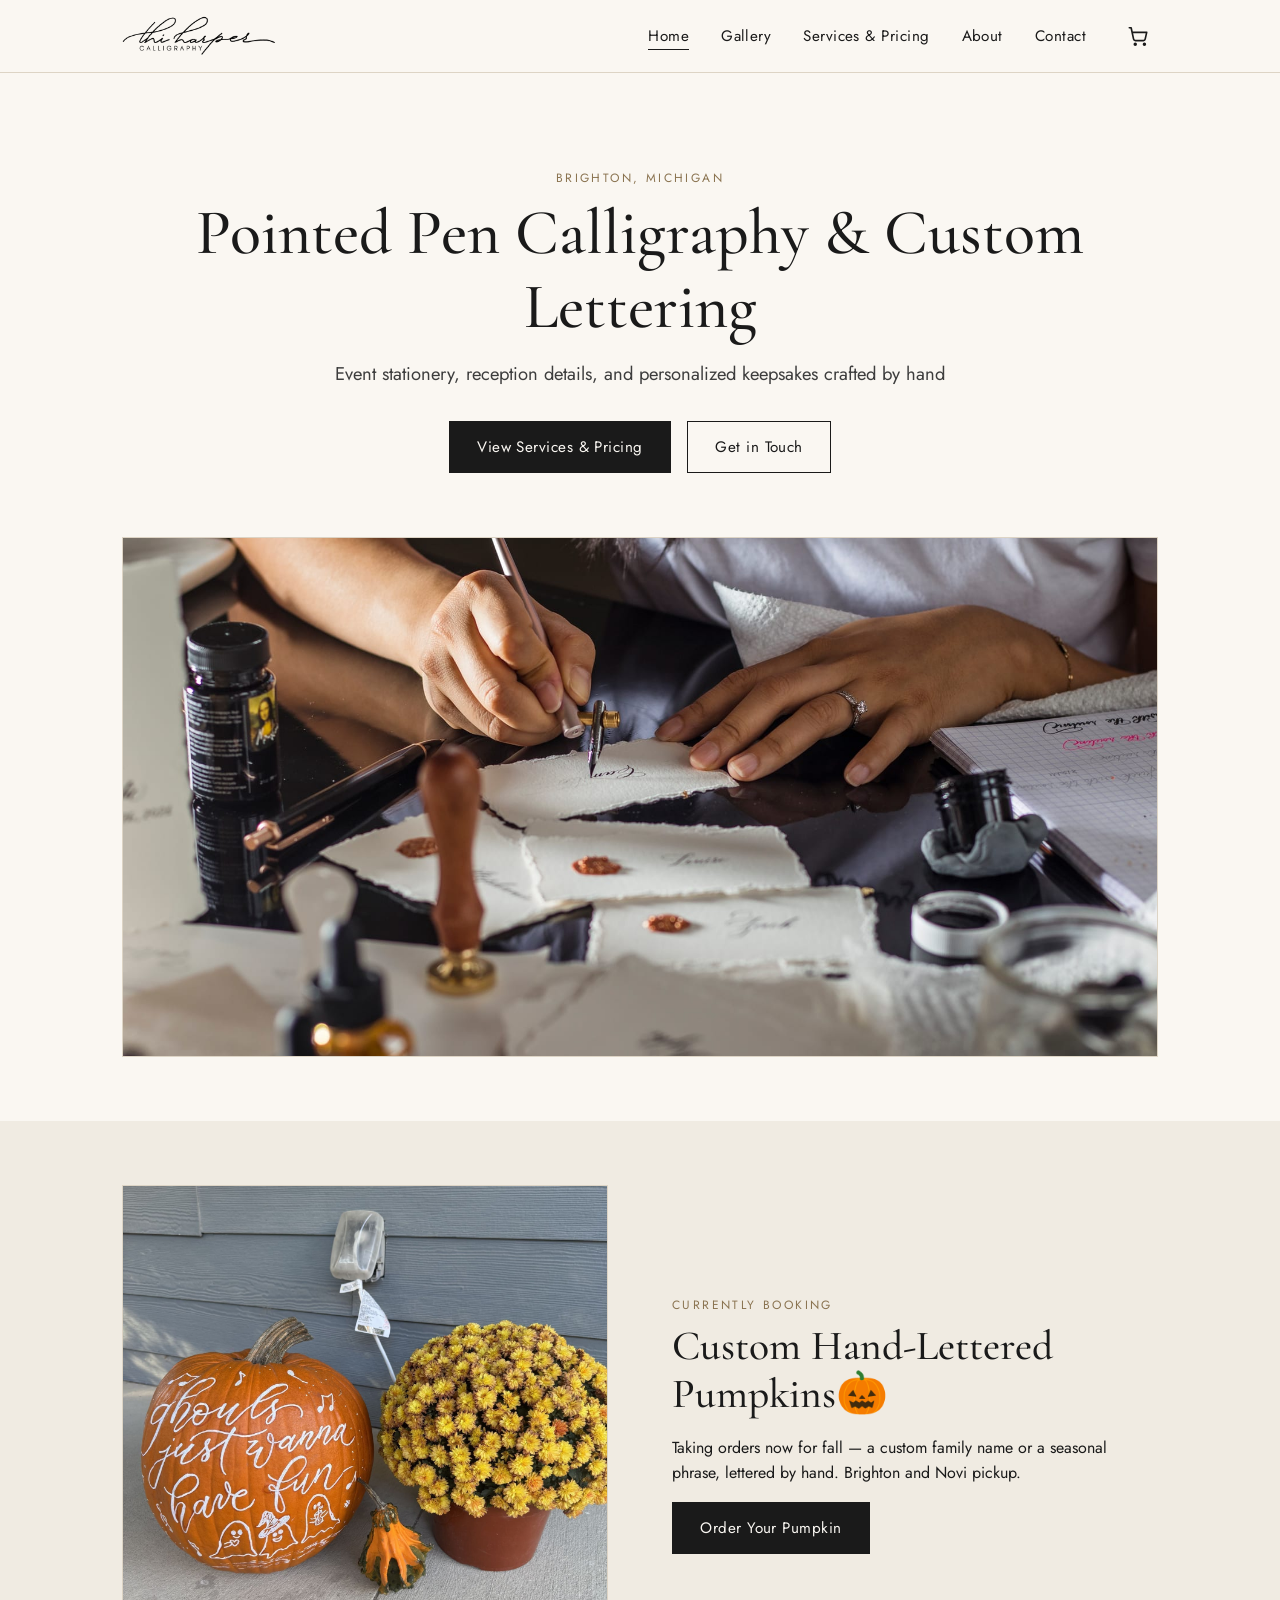
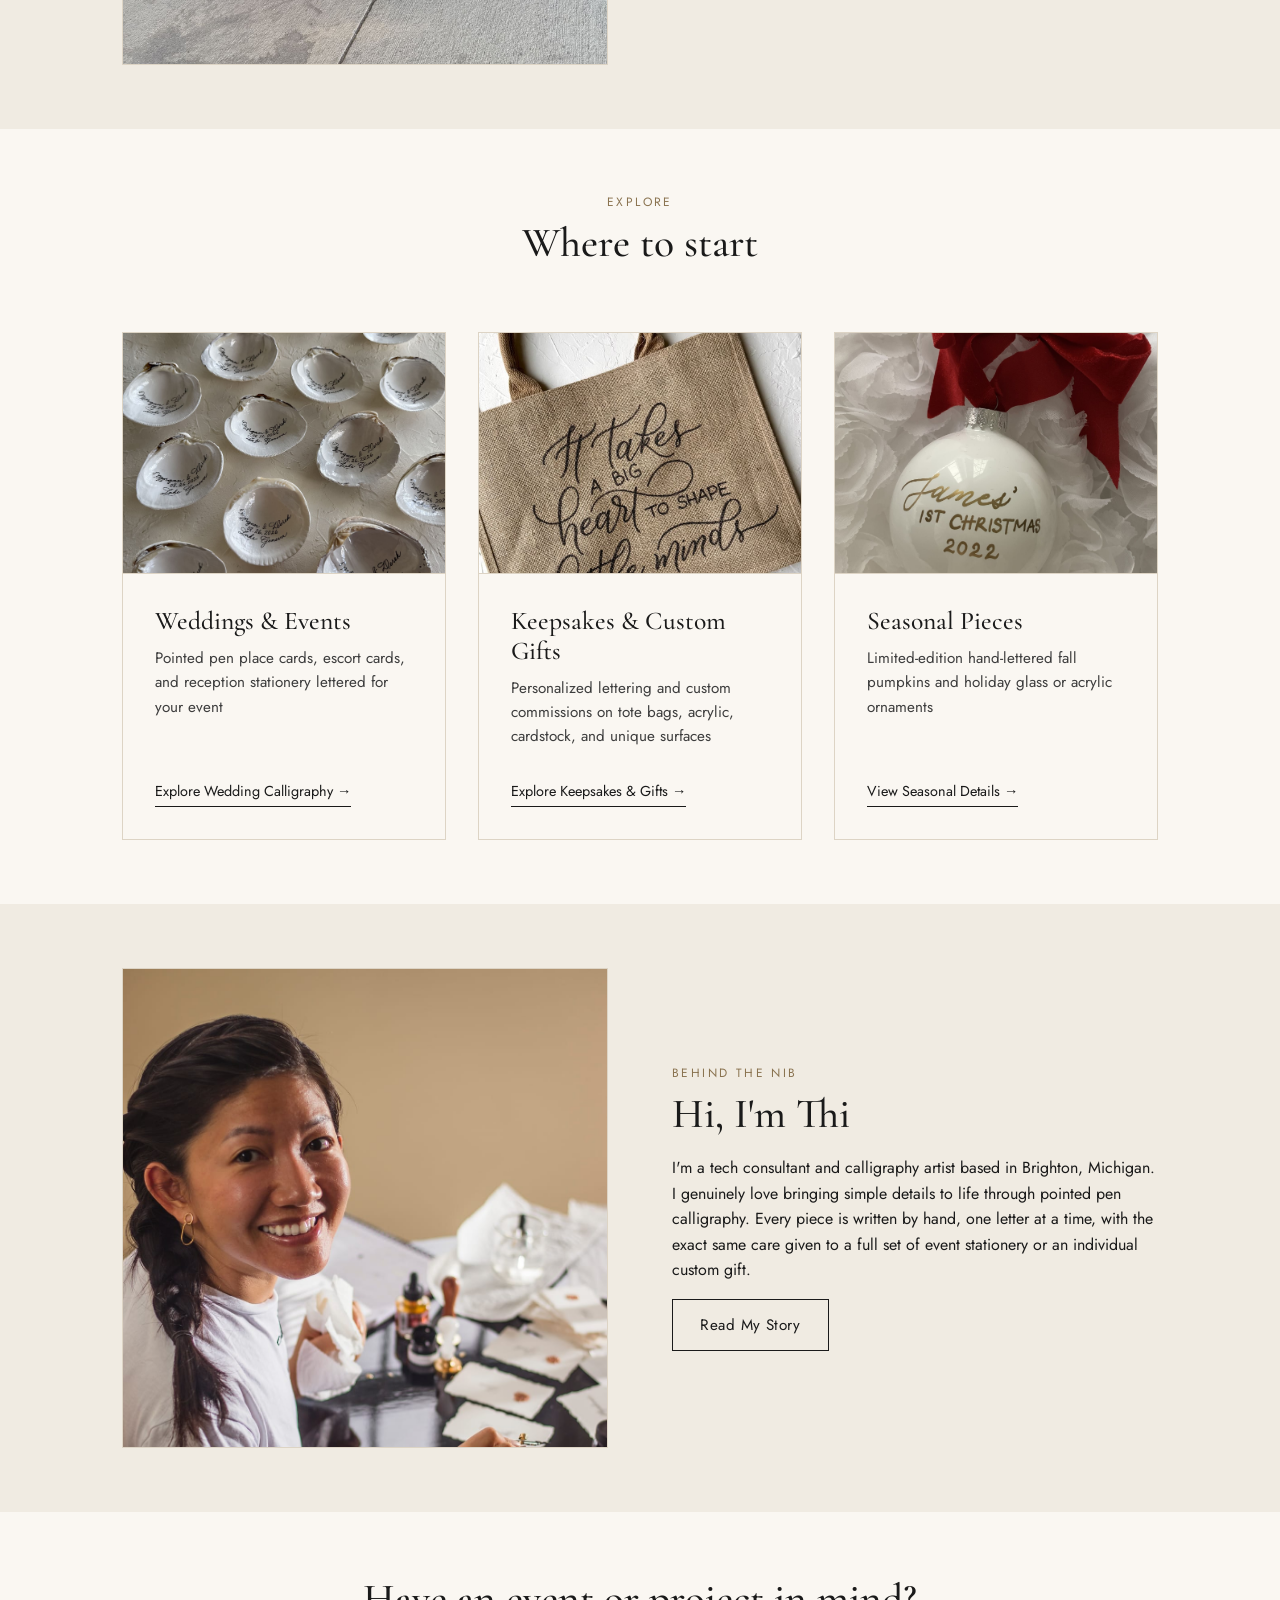
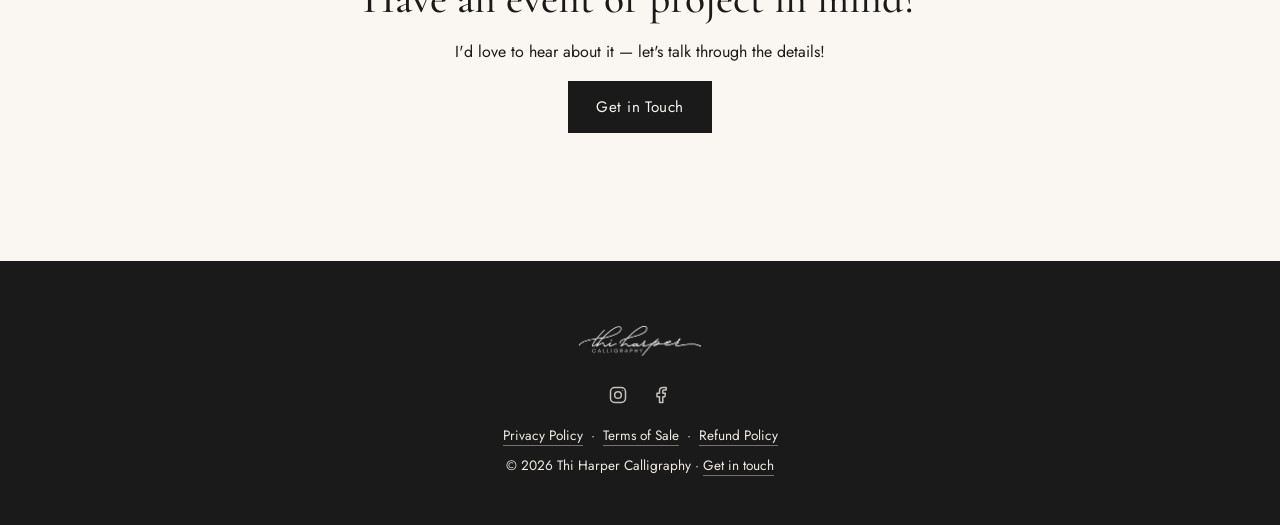
<file: index.html>
<!DOCTYPE html>
<html lang="en">
<head>
<meta charset="UTF-8">
<meta name="viewport" content="width=device-width, initial-scale=1.0">
<title>Thi Harper Calligraphy | Pointed Pen Calligraphy in Brighton, MI</title>
<meta name="description" content="Pointed pen calligraphy, custom event stationery, and hand-lettered keepsakes, based in Brighton, Michigan.">
<meta name="google-site-verification" content="Ch2JIUs2KB36aTN0cH5122UawcoZ0grSgE0agFkH_0w" />
<link rel="preconnect" href="https://fonts.googleapis.com">
<link rel="preconnect" href="https://fonts.gstatic.com" crossorigin>
<link href="https://fonts.googleapis.com/css2?family=Cormorant+Garamond:wght@400;500;600&family=Jost:wght@400;500&display=swap" rel="stylesheet">
<link rel="stylesheet" href="css/style.css?v=24">
<link rel="icon" type="image/png" href="images/logo-mark.png">
</head>
<body>

<header class="site-header">
  <div class="container">
    <a class="brand" href="index.html"><img src="images/logo-black.png" alt="Thi Harper Calligraphy"></a>
    <button class="nav-toggle" aria-label="Toggle menu" aria-expanded="false">&#9776;</button>
    <nav class="site-nav">
      <ul>
        <li><a href="index.html" aria-current="page">Home</a></li>
        <li><a href="gallery.html">Gallery</a></li>
        <li class="has-submenu">
          <a href="services.html">Services &amp; Pricing</a>
          <ul class="submenu">
            <li><a href="services.html">Weddings &amp; Keepsakes</a></li>
            <li><a href="/custom-websites/">Custom Websites</a></li>
          </ul>
        </li>
        <li><a href="about.html">About</a></li>
        <li><a href="contact.html">Contact</a></li>
      </ul>
    </nav>
  </div>
</header>

<main>
  <!-- Hero -->
  <section class="hero">
    <div class="container">
      <p class="eyebrow">Brighton, Michigan</p>
      <h1>Pointed Pen Calligraphy &amp; Custom Lettering</h1>
      <p class="lede">Event stationery, reception details, and personalized keepsakes crafted by hand</p>
      <div class="btn-row btn-row-center">
        <a class="btn" href="services.html">View Services &amp; Pricing</a>
        <a class="btn btn-outline" href="contact.html">Get in Touch</a>
      </div>

      <img class="hero-image" src="images/hero-hands-lettering.jpg" alt="Thi Harper's hands, mid-stroke with a pointed pen, lettering a place card surrounded by wax-sealed cards and ink">
    </div>
  </section>

  <!-- Seasonal callout -->
  <section class="section section-alt">
    <div class="container about-grid">
      <div>
        <img class="callout-image" src="images/pumpkin-lettering.jpg" alt="Hand-lettered pumpkin reading 'ghouls just wanna have fun' with painted ghost illustrations">
      </div>
      <div>
        <p class="eyebrow">Currently Booking</p>
        <h2>Custom Hand-Lettered Pumpkins&#127875;</h2>
        <p>Taking orders now for fall — a custom family name or a seasonal phrase, lettered by hand. Brighton and Novi pickup.</p>
        <a class="btn" href="contact.html?service=pumpkin">Order Your Pumpkin</a>
      </div>
    </div>
  </section>

  <!-- Core offerings -->
  <section class="section">
    <div class="container section-head">
      <p class="eyebrow">Explore</p>
      <h2>Where to start</h2>
    </div>
    <div class="container">
      <div class="offerings-grid">
        <article class="offering-card">
          <img src="images/wedding-clamshell-favors-spread.jpg" alt="A spread of hand-lettered clam shell wedding favors with names and a wedding date">
          <div class="offering-card-body">
            <h3>Weddings &amp; Events</h3>
            <p>Pointed pen place cards, escort cards, and reception stationery lettered for your event</p>
            <a class="card-link" href="services.html">Explore Wedding Calligraphy &rarr;</a>
          </div>
        </article>

        <article class="offering-card">
          <img src="images/keepsake-teacher-bag.jpg" alt="Jute tote bag hand-lettered It takes a big heart to shape little minds">
          <div class="offering-card-body">
            <h3>Keepsakes &amp; Custom Gifts</h3>
            <p>Personalized lettering and custom commissions on tote bags, acrylic, cardstock, and unique surfaces</p>
            <a class="card-link" href="services.html#keepsakes">Explore Keepsakes &amp; Gifts &rarr;</a>
          </div>
        </article>

        <article class="offering-card">
          <img src="images/keepsake-ornament-ball.jpg" alt="White glass ball ornament hand-lettered 'James' 1st Christmas 2022' in gold with a red velvet bow">
          <div class="offering-card-body">
            <h3>Seasonal Pieces</h3>
            <p>Limited-edition hand-lettered fall pumpkins and holiday glass or acrylic ornaments</p>
            <a class="card-link" href="services.html#keepsakes">View Seasonal Details &rarr;</a>
          </div>
        </article>
      </div>
    </div>
  </section>

  <!-- Behind the Nib -->
  <section class="section section-alt">
    <div class="container about-grid">
      <div>
        <img class="nib-portrait" src="images/about-portrait-working.jpg" alt="Thi Harper smiling at her lettering desk, pointed pen in hand, surrounded by wax-sealed place cards">
      </div>
      <div>
        <p class="eyebrow">Behind the Nib</p>
        <h2>Hi, I'm Thi</h2>
        <p>I'm a tech consultant and calligraphy artist based in Brighton, Michigan. I genuinely love bringing simple details to life through pointed pen calligraphy. Every piece is written by hand, one letter at a time, with the exact same care given to a full set of event stationery or an individual custom gift.</p>
        <a class="btn btn-outline" href="about.html">Read My Story</a>
      </div>
    </div>
  </section>

  <!-- Closing CTA -->
  <section class="section">
    <div class="container section-head">
      <h2>Have an event or project in mind?</h2>
      <p>I'd love to hear about it — let's talk through the details!</p>
      <a class="btn" href="contact.html">Get in Touch</a>
    </div>
  </section>
</main>

<footer class="site-footer">
  <div class="container">
    <img src="images/logo-white.png" alt="Thi Harper Calligraphy">
    <div class="footer-social">
      <a href="https://instagram.com/thiharpercalligraphy" target="_blank" rel="noopener" aria-label="Instagram">
        <svg viewBox="0 0 24 24" fill="none" stroke="currentColor" stroke-width="1.8" stroke-linecap="round" stroke-linejoin="round"><rect x="3" y="3" width="18" height="18" rx="5"></rect><circle cx="12" cy="12" r="4"></circle><circle cx="17.3" cy="6.7" r="0.6" fill="currentColor" stroke="none"></circle></svg>
      </a>
      <a href="https://www.facebook.com/ThiHarperCalligraphy/" target="_blank" rel="noopener" aria-label="Facebook">
        <svg viewBox="0 0 24 24" fill="none" stroke="currentColor" stroke-width="1.8" stroke-linecap="round" stroke-linejoin="round"><path d="M15 3h-2a4 4 0 0 0-4 4v3H6v4h3v7h4v-7h2.5l.5-4H13V7a1 1 0 0 1 1-1h3V3z"></path></svg>
      </a>
    </div>
    <p class="footer-legal"><a href="privacy-policy.html">Privacy Policy</a>&middot;<a href="terms-of-sale.html">Terms of Sale</a>&middot;<a href="refund-policy.html">Refund Policy</a></p>
    <p>&copy; <span id="year"></span> Thi Harper Calligraphy &middot; <a href="contact.html">Get in touch</a></p>
  </div>
</footer>

<script src="js/main.js?v=1"></script>
<script src="js/cart.js?v=1"></script>
<script>document.getElementById('year').textContent = new Date().getFullYear();</script>
<!-- Cloudflare Web Analytics --><script type='module' src='https://static.cloudflareinsights.com/beacon.min.js' data-cf-beacon='{"token": "7a4366d158c54782a2ad3c0936f60c97"}'></script><!-- End Cloudflare Web Analytics -->
</body>
</html>
</file>
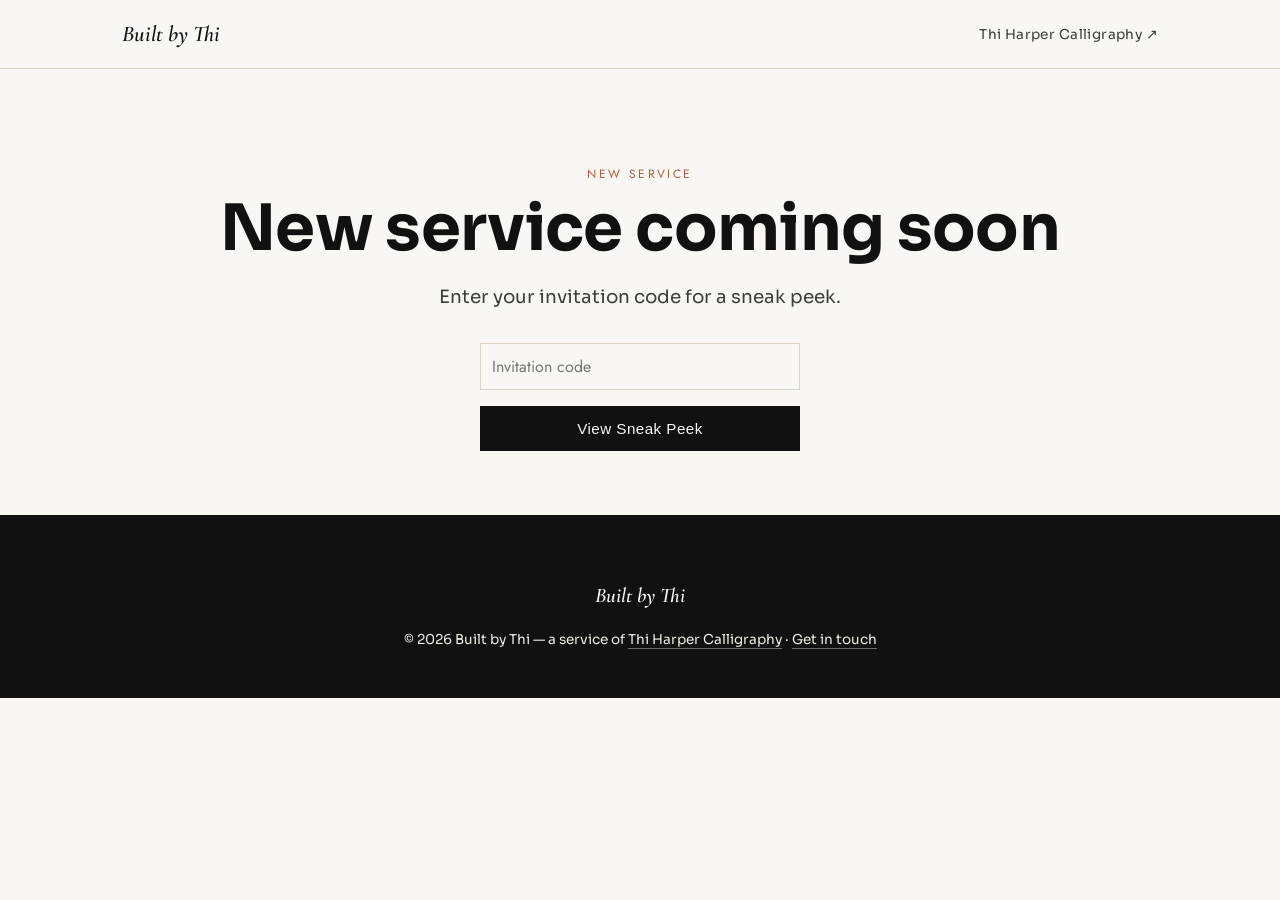
<file: custom-websites/index.html>
<!DOCTYPE html>
<html lang="en">
<head>
<meta charset="UTF-8">
<meta name="viewport" content="width=device-width, initial-scale=1.0">
<title>Websites for Small Businesses | Thi Harper</title>
<meta name="description" content="Done-for-you static websites for small business owners — $300 founding rate (regularly $500), $10&ndash;$30/mo hosting, live in 7&ndash;10 days.">
<meta name="robots" content="noindex, nofollow">
<link rel="preconnect" href="https://fonts.googleapis.com">
<link rel="preconnect" href="https://fonts.gstatic.com" crossorigin>
<link href="https://fonts.googleapis.com/css2?family=Cormorant+Garamond:ital,wght@0,500;1,600&family=Jost:wght@400;500&family=Sora:wght@400;500;600;700&family=JetBrains+Mono:wght@400;500;600&display=swap" rel="stylesheet">
<link rel="stylesheet" href="/css/style.css?v=26">
<link rel="icon" type="image/png" href="/images/logo-mark.png">
</head>
<body class="websites-page">

<header class="site-header">
  <div class="container">
    <a class="brand" href="/custom-websites">Built by Thi</a>
    <button class="nav-toggle" aria-label="Toggle menu" aria-expanded="false">&#9776;</button>
    <nav class="site-nav">
      <ul>
        <li class="hw-nav-gated" hidden><a href="#about-thi">Meet Thi</a></li>
        <li class="hw-nav-gated" hidden><a href="#pricing">Pricing</a></li>
        <li class="hw-nav-gated" hidden><a href="#intake">Get Started</a></li>
        <li><a href="https://thiharper.com" class="hw-nav-cal">Thi Harper Calligraphy &#8599;&#xFE0E;</a></li>
      </ul>
    </nav>
  </div>
</header>

<main>
  <section class="hero hw-gate" id="hwGate">
    <div class="container">
      <p class="eyebrow">New Service</p>
      <h1>New service coming soon</h1>
      <p class="lede">Enter your invitation code for a sneak peek.</p>
      <form class="hw-gate-form" id="hwGateForm" autocomplete="off">
        <div class="form-row">
          <label for="hw_passcode" class="sr-only">Invitation code</label>
          <input type="password" id="hw_passcode" name="passcode" placeholder="Invitation code" autocomplete="off" required>
        </div>
        <button class="btn" type="submit">View Sneak Peek</button>
        <p class="form-status form-status-error" id="hwGateError" role="alert" hidden>That invitation code isn't right &mdash; try again.</p>
      </form>
    </div>
  </section>

  <div id="hwProtected" hidden>
    <section class="hero">
      <div class="container hw-hero-grid">
        <div>
          <p class="hw-signature">Built by Thi</p>
          <span class="hw-pill">&#9889; First Draft in 72 Hours &middot; Live in 7&ndash;10 Business Days</span>
          <h1>A real website, not another monthly bill.</h1>
          <p class="lede">Done-for-you high-speed websites for small business owners. Built fast, loads instantly wherever your customers are, and priced like a one-time project instead of a perpetual subscription.</p>
          <div class="btn-row">
            <a class="btn" href="#intake">Get My Free Mockup</a>
            <a class="btn btn-outline" href="#pricing">See Pricing</a>
          </div>
          <p class="form-note">$300 founding rate to launch (reg. $500) &middot; $10&ndash;$30/mo hosting &amp; retainer &middot; cancel anytime.</p>
        </div>
        <div>
          <p class="hw-console-caption">Preview &mdash; what your launch day looks like</p>
          <div class="hw-console" aria-hidden="true">
            <div class="hw-console-bar"><span class="hw-dot"></span><span class="hw-dot"></span><span class="hw-dot"></span><span class="hw-console-title">deploy &mdash; yourbusiness.com</span></div>
            <div class="hw-console-body">
              <div>$ build site --client "Yoshi Bakery"</div>
              <div>&nbsp;&nbsp;building pages... 3/3</div>
              <div>&nbsp;&nbsp;optimizing images... done</div>
              <div><span class="ok">&#10003;</span> deployed to global CDN</div>
              <div><span class="ok">&#10003;</span> SSL certificate issued</div>
              <div><span class="ok">&#10003;</span> domain connected</div>
              <div>&nbsp;</div>
              <div><strong>First client site coming soon</strong></div>
            </div>
          </div>
        </div>
      </div>
    </section>

    <section class="section section-alt">
      <div class="container hw-compare">
        <div class="hw-compare-col old">
          <h3>The Old Way</h3>
          <div class="hw-stats">
            <div class="hw-stat"><span class="hw-stat-label">Load speed</span><span class="hw-stat-value">2&ndash;4s typical</span></div>
            <div class="hw-stat"><span class="hw-stat-label">Yearly cost</span><span class="hw-stat-value">$400&ndash;800</span></div>
            <div class="hw-stat"><span class="hw-stat-label">Bloat</span><span class="hw-stat-value">Dozens of plugins</span></div>
          </div>
          <ul>
            <li><span class="mark">&times;</span> $30&ndash;$70/mo in subscription fees for pages that barely change</li>
            <li><span class="mark">&times;</span> $2,000&ndash;$5,000+ agency quotes for five pages of text and a contact form</li>
            <li><span class="mark">&times;</span> A routine software update breaks the site the week of a big promotion</li>
            <li><span class="mark">&times;</span> Hours lost fighting a page builder to get desktop and mobile both looking right</li>
          </ul>
        </div>
        <div class="hw-compare-col new">
          <h3>The <span class="hw-thi-mark">Thi</span> Way</h3>
          <div class="hw-stats">
            <div class="hw-stat"><span class="hw-stat-label">Load speed</span><span class="hw-stat-value">&lt;1s typical</span></div>
            <div class="hw-stat"><span class="hw-stat-label">Yearly cost</span><span class="hw-stat-value">$120 ($10/mo)</span></div>
            <div class="hw-stat"><span class="hw-stat-label">Bloat</span><span class="hw-stat-value">Zero</span></div>
          </div>
          <ul>
            <li><span class="mark">&#10003;</span> Blazing-fast pages that load instantly &mdash; the same way big companies' sites do</li>
            <li><span class="mark">&#10003;</span> $300 founding rate to launch (reg. $500), then $10/mo hosting &mdash; no monthly markup</li>
            <li><span class="mark">&#10003;</span> No plugins, no database, nothing to hack or go out of date</li>
            <li><span class="mark">&#10003;</span> Live in 7&ndash;10 business days, start to finish</li>
          </ul>
        </div>
      </div>
    </section>

    <section class="section">
      <div class="container section-head">
        <p class="eyebrow">How it works</p>
        <h2>From intake call to live site in four steps</h2>
        <p class="lede">No dashboards to learn, no software to install &mdash; everything technical happens on my end.</p>
      </div>
      <div class="container hw-steps">
        <div class="hw-step">
          <span class="num">01</span>
          <h3>Intake &amp; draft</h3>
          <p>A quick form about your business, then a first proof of your homepage within 72 hours.</p>
        </div>
        <div class="hw-step">
          <span class="num">02</span>
          <h3>Build &amp; refine</h3>
          <p>Every page hand-coded to your copy and photos, with a round of revisions before anything ships.</p>
        </div>
        <div class="hw-step">
          <span class="num">03</span>
          <h3>Domain &amp; SSL</h3>
          <p>I connect your domain, issue a free SSL certificate (the padlock that keeps your visitors' info secure), and wire up your contact form.</p>
        </div>
        <div class="hw-step">
          <span class="num">04</span>
          <h3>Launch</h3>
          <p>Live in 7&ndash;10 business days, with near-instant load times out of the gate.</p>
        </div>
      </div>
    </section>

    <section class="section" id="about-thi">
      <div class="container hw-about">
        <img class="headshot hw-about-photo" src="/images/headshot.jpg" alt="Portrait of Thi Harper">
        <div class="hw-about-text">
          <p class="eyebrow">Meet Thi</p>
          <h2>Hi, I'm Thi</h2>
          <p>I work in tech by day, and I also run Thi Harper Calligraphy, a hand-lettering studio for weddings and keepsakes. With 10+ years in software, building my own site was the easy part. The time figuring out what to write and choosing which route to take wasn't, which is why I build sites for other small business owners, so you can skip the overwhelm and get back to your business. I bring the same hands-on, detail-first care here that goes into every calligraphy piece I create.</p>
          <p>Want to see what yours could look like? <a href="#intake">Get my free mockup</a></p>
          <p class="hw-about-aside">See my other work at <a href="https://thiharper.com">Thi Harper Calligraphy</a></p>
          <p class="hw-about-aside">A BJJ app I'm building is coming soon</p>
        </div>
      </div>
    </section>

    <section class="section section-alt" id="pricing">
      <div class="container section-head">
        <p class="eyebrow">Pricing</p>
        <span class="hw-pill">Founding 5 &mdash; 1 of 5 Spots Claimed</span>
        <h2>One flat price. No surprises.</h2>
        <p class="lede">Every build includes mobile-responsive design, a lead-capture contact form, basic SEO setup, and performance optimization.</p>
      </div>
      <div class="container">
        <div class="hw-pricing-grid hw-pricing-single">
          <div class="hw-plan featured">
            <span class="hw-badge">1 of 5 Claimed</span>
            <span class="hw-plan-name">Founding 5 Launch</span>
            <p class="hw-price"><span class="hw-price-was">$500</span>$300 <small>one-time</small></p>
            <p class="hw-plan-desc">40% off while the first 5 spots last &mdash; save $200. Once they're gone, it's $500.</p>
            <ul>
              <li><span class="mark">+</span> Up to 5 custom pages</li>
              <li><span class="mark">+</span> Responsive mobile design</li>
              <li><span class="mark">+</span> Lead-capture contact form</li>
              <li><span class="mark">+</span> Basic SEO setup</li>
              <li><span class="mark">+</span> Performance optimization</li>
              <li><span class="mark">+</span> Domain connection &amp; SSL</li>
              <li><span class="mark">+</span> Custom copy formatting &amp; asset layout</li>
              <li><span class="mark">+</span> Bonus: featured in my portfolio, with a link to your site</li>
            </ul>
            <a class="btn" href="#intake">Claim Your Spot &mdash; $300</a>
          </div>
        </div>
        <p class="hw-price-note">Once all 5 Founding spots are claimed, the rate returns to $500.</p>
        <p class="hw-price-note">Founding clients also get a portfolio feature and a shout-out on my socials, with your permission.</p>

        <div class="hw-addons">
          <div class="hw-addon">
            <span class="hw-addon-price">$10/mo</span>
            <span class="hw-addon-name">Essential Hosting</span>
            <p>Managed hosting, SSL security, domain monitoring, and an uptime guarantee. Set it and forget it.</p>
          </div>
          <div class="hw-addon">
            <span class="hw-addon-price">$30/mo</span>
            <span class="hw-addon-name">Growth Retainer</span>
            <p>Includes the $10 hosting plan, plus up to 5 copy/image updates a month &mdash; think a photo swap, a price change, a sentence tweak.</p>
          </div>
          <div class="hw-addon coming-soon">
            <span class="hw-addon-price">$100&ndash;150</span>
            <span class="hw-addon-name">Store Add-On <em>&mdash; Coming Soon</em></span>
            <p>Lightweight Stripe checkout for selling physical or digital products. Contact me if you'd like this now.</p>
          </div>
          <div class="hw-addon coming-soon">
            <span class="hw-addon-price">Custom Quote</span>
            <span class="hw-addon-name">Squarespace Build <em>&mdash; Coming Soon</em></span>
            <p>Want to make your own edits later? A Squarespace build with a quick hand-off walkthrough is coming soon, roughly $400&ndash;$600 depending on scope. Contact me if you'd like this now.</p>
          </div>
        </div>
      </div>
    </section>

    <section class="section">
      <div class="container section-head">
        <p class="eyebrow">Who this is for</p>
        <h2>Built for the business, not the builder</h2>
        <p class="lede">If your website is a brochure, not an app, you almost certainly don't need what you're currently paying for.</p>
      </div>
      <div class="container hw-who">
        <div class="hw-who-card"><strong>Local service pros</strong><p>Contractors, cleaners, salons &mdash; a site that shows up, loads fast, and gets the call booked.</p></div>
        <div class="hw-who-card"><strong>Solo creatives</strong><p>Photographers, designers, coaches &mdash; a portfolio that looks as good as the work in it.</p></div>
        <div class="hw-who-card"><strong>Shops &amp; studios</strong><p>Bakeries, boutiques, small storefronts &mdash; hours, menu, location, and a way to reach you, done right.</p></div>
        <div class="hw-who-card"><strong>Anyone tired of DIY</strong><p>If you've spent a weekend fighting a template instead of running your business, this is the fix.</p></div>
      </div>
    </section>

    <section class="section section-alt">
      <div class="container section-head">
        <p class="eyebrow">FAQ</p>
        <h2>The questions everyone asks first</h2>
      </div>
      <div class="container hw-steps hw-faq">
        <div class="hw-step">
          <h3>I already have a Squarespace or Wix site &mdash; why switch?</h3>
          <p>If it's working for you, there's no rush. But if you're tired of the $30&ndash;70/mo bill for pages that rarely change, or you're fighting the editor more than running your business, this is worth a look. I can point your existing domain straight to the new site, and reuse your existing copy and photos as a starting point &mdash; the domain and content carry over, even though the site itself gets built fresh rather than copied. Want to keep editing it yourself instead? Ask about the Squarespace build above.</p>
        </div>
        <div class="hw-step">
          <h3>What if I need changes later?</h3>
          <p>Here's the tradeoff: you can't log in and edit a static site yourself the way you could with Squarespace &mdash; that's part of why hosting stays this affordable. The $10/mo plan covers hosting and security only. The $30/mo plan adds up to 5 copy/image updates a month (a photo swap, a price change, a sentence tweak), so small stuff never has to wait on me. Bigger requests, like a new page or a full redesign, get their own quick quote.</p>
        </div>
        <div class="hw-step">
          <h3>Why is this so much more affordable than an agency?</h3>
          <p>No account managers, no bloated CMS, no monthly software licensing eating into your budget. You're paying for direct, hands-on engineering &mdash; not agency overhead.</p>
        </div>
        <div class="hw-step">
          <h3>Do I own the site?</h3>
          <p>Yes. The domain is yours, the code is yours. The monthly plan covers hosting and support, not a license to your own site.</p>
        </div>
        <div class="hw-step">
          <h3>Can you match my existing branding?</h3>
          <p>Send your logo, colors, and any brand guide you have &mdash; the build is fitted to your business, not a template with your name swapped in.</p>
        </div>
        <div class="hw-step">
          <h3>How fast is turnaround, really?</h3>
          <p>7&ndash;10 business days once I have your content in hand &mdash; text, photos, and logo. The clock starts the day I start building, not while I'm still waiting on what I need from you. Don't have photos or a logo yet? I can point you to quick, affordable options so we're not stuck waiting.</p>
        </div>
        <div class="hw-step">
          <h3>Can I cancel hosting or the retainer?</h3>
          <p>Yes &mdash; it's month-to-month, no long-term contract. Give me 14 days' notice so we can wrap up cleanly; since you own the code, you're always free to move it to another host.</p>
        </div>
      </div>
    </section>

    <section class="section" id="fit-check">
      <div class="container section-head">
        <h2>Is this the right fit?</h2>
      </div>
      <div class="container hw-compare">
        <div class="hw-compare-col new">
          <h3>This is for you if:</h3>
          <ul>
            <li><span class="mark">&#10003;</span> You want people to find you online and see your work, without a monthly bill that keeps climbing.</li>
            <li><span class="mark">&#10003;</span> Your site is more "here's who we are and how to reach us" than something you're updating every week.</li>
            <li><span class="mark">&#10003;</span> You want to cross the technical stuff off your list so you can get back to the work you actually love.</li>
            <li><span class="mark">&#10003;</span> You want visitors to be able to browse your work, contact you, and sign up for updates, that's it.</li>
          </ul>
        </div>
        <div class="hw-compare-col old">
          <h3>This isn't for you if:</h3>
          <ul>
            <li><span class="mark">&times;</span> You want to log in and edit the site yourself.</li>
            <li><span class="mark">&times;</span> You want scroll animations or a video background.</li>
            <li><span class="mark">&times;</span> You want a full online store today (an online store is coming soon, ask me about it).</li>
          </ul>
          <p class="hw-fit-note">If any of that is what you're picturing, let's talk, it might be a different kind of project.</p>
        </div>
      </div>
    </section>

    <section class="section" id="intake">
      <div class="container section-head">
        <p class="eyebrow">Get Started</p>
        <h2>Tell me about your business</h2>
        <p class="lede">Fill this out and I'll follow up with a free mockup of your homepage &mdash; no commitment, no card required.</p>
      </div>
      <div class="container">
        <form class="contact-form" id="websitesForm" action="https://formspree.io/f/xyeydabn" method="POST">
          <div class="form-row">
            <label for="hw_name">Your name <span class="req" aria-hidden="true">*</span></label>
            <input type="text" id="hw_name" name="name" required>
          </div>
          <div class="form-row">
            <label for="hw_email">Email <span class="req" aria-hidden="true">*</span></label>
            <input type="email" id="hw_email" name="email" required>
          </div>
          <div class="form-row">
            <label for="hw_business">Business name <span class="req" aria-hidden="true">*</span></label>
            <input type="text" id="hw_business" name="business_name" required>
          </div>
          <div class="form-row">
            <label for="hw_current_site">Current website URL <span class="optional">(if you have one)</span></label>
            <input type="text" id="hw_current_site" name="current_website">
          </div>
          <div class="form-row">
            <label for="hw_domain">Preferred domain name</label>
            <input type="text" id="hw_domain" name="preferred_domain">
          </div>
          <div class="form-row">
            <label for="hw_colors">Brand colors or vibe <span class="req" aria-hidden="true">*</span></label>
            <p class="form-hint">Helps me get your free mockup closer to your vision on the first try.</p>
            <input type="text" id="hw_colors" name="brand_colors" required placeholder="e.g. warm &amp; earthy, or hex codes if you have them">
          </div>
          <div class="form-row">
            <label for="hw_brief">Target launch timeline &amp; project scope <span class="req" aria-hidden="true">*</span></label>
            <p class="form-hint">When would you like to launch, and what pages or features do you have in mind?</p>
            <textarea id="hw_brief" name="scope_brief" required></textarea>
          </div>
          <input type="hidden" name="_subject" value="New website build inquiry">
          <div class="hp-field" aria-hidden="true">
            <label for="hw_hp">Leave this field blank</label>
            <input type="text" id="hw_hp" name="_gotcha" tabindex="-1" autocomplete="off">
          </div>
          <button class="btn hw-submit-btn" type="submit">Send My Project Details</button>
          <p class="form-hint hw-submit-hint" id="hwSubmitHint"><span class="req" aria-hidden="true">*</span> Required fields</p>
          <p class="form-note">I typically reply within 1&ndash;2 business days</p>
          <p class="form-status" id="websitesFormStatus" role="status" aria-live="polite" tabindex="-1" hidden></p>
        </form>
      </div>
    </section>

    <section class="section">
      <div class="container">
        <div class="hw-final">
          <h2>Your business deserves a site as fast as your service.</h2>
          <p>Get a free mockup of your homepage before you spend a dollar.</p>
          <a class="btn" href="#intake">Get My Free Mockup</a>
        </div>
      </div>
    </section>
  </div>
</main>

<footer class="site-footer">
  <div class="container">
    <p class="hw-footer-mark">Built by Thi</p>
    <p>&copy; <span id="year"></span> Built by Thi &mdash; a service of <a href="https://thiharper.com">Thi Harper Calligraphy</a> &middot; <a href="#intake">Get in touch</a></p>
  </div>
</footer>

<script src="/js/main.js?v=1"></script>
<script src="/custom-websites/gate.js?v=1"></script>
<script src="/js/websites-form.js?v=2"></script>
<script>document.getElementById('year').textContent = new Date().getFullYear();</script>
<!-- Cloudflare Web Analytics --><script type='module' src='https://static.cloudflareinsights.com/beacon.min.js' data-cf-beacon='{"token": "7a4366d158c54782a2ad3c0936f60c97"}'></script><!-- End Cloudflare Web Analytics -->
</body>
</html>
</file>
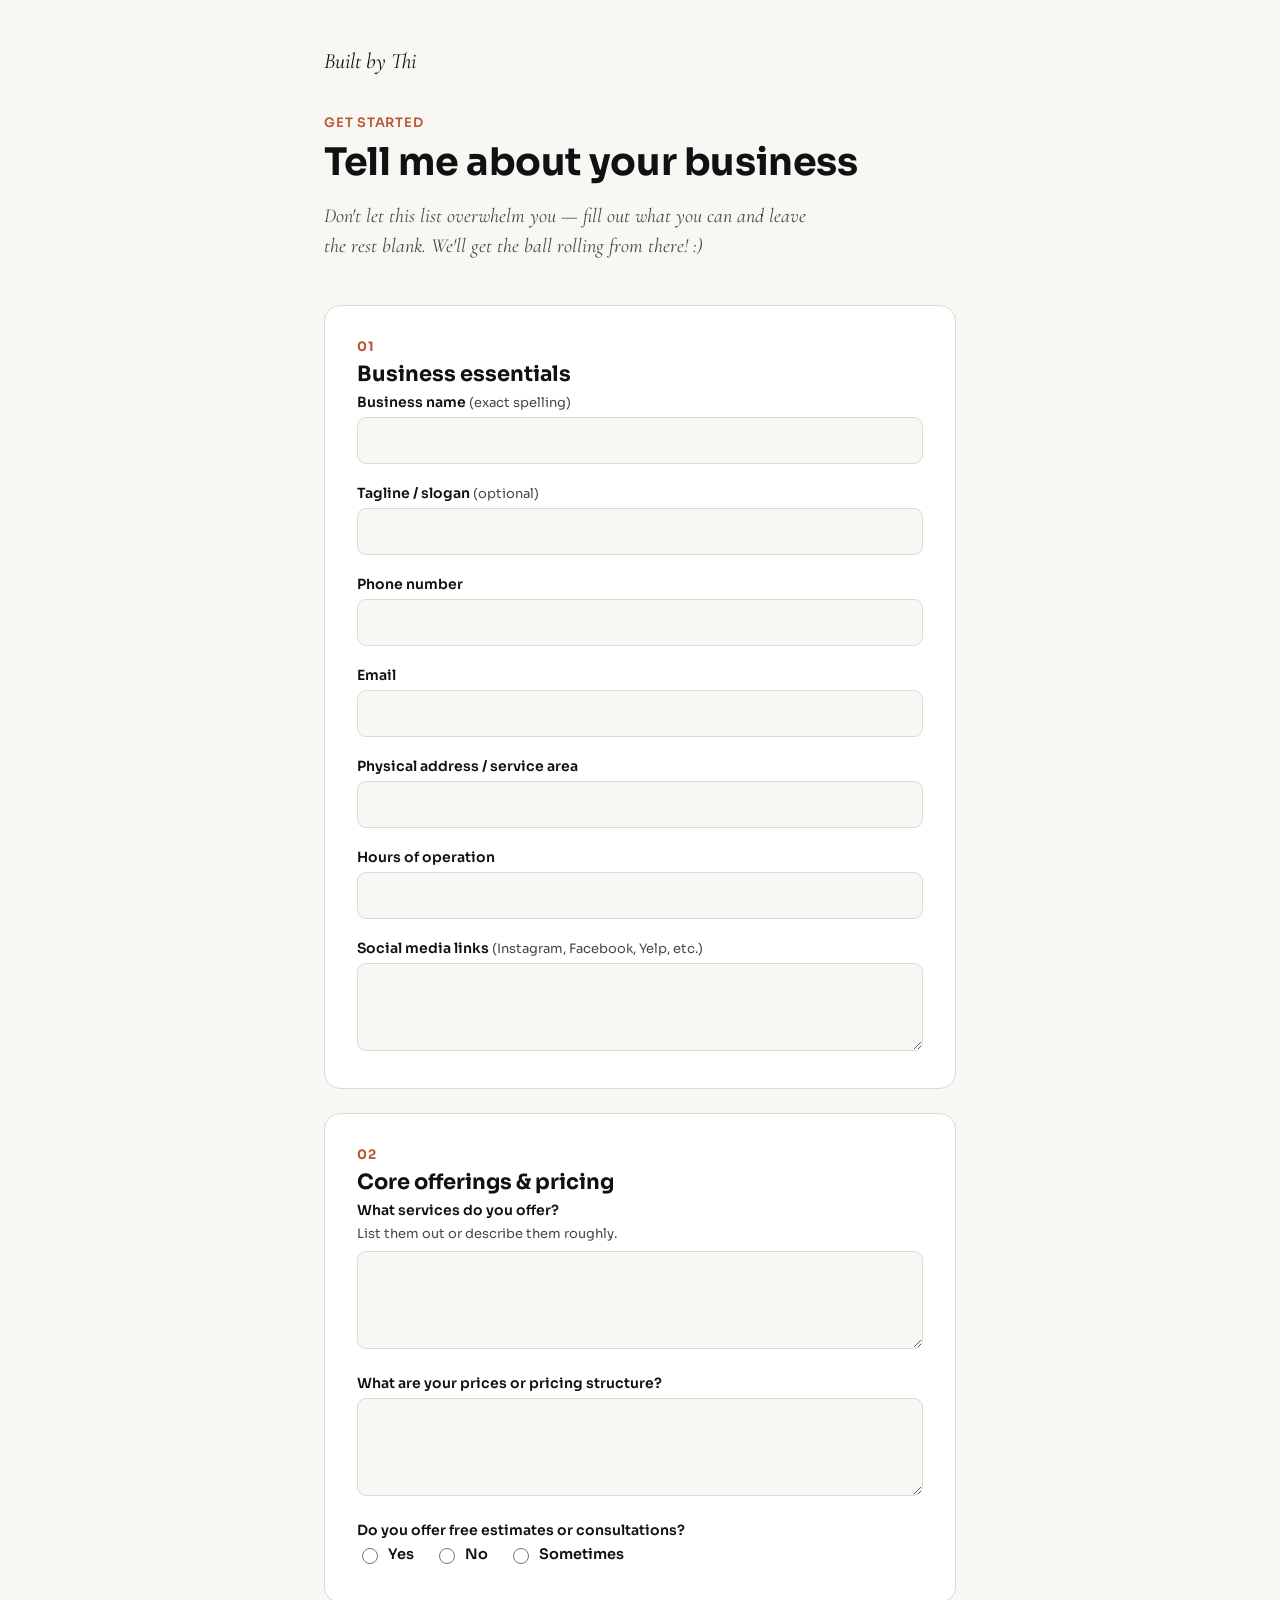
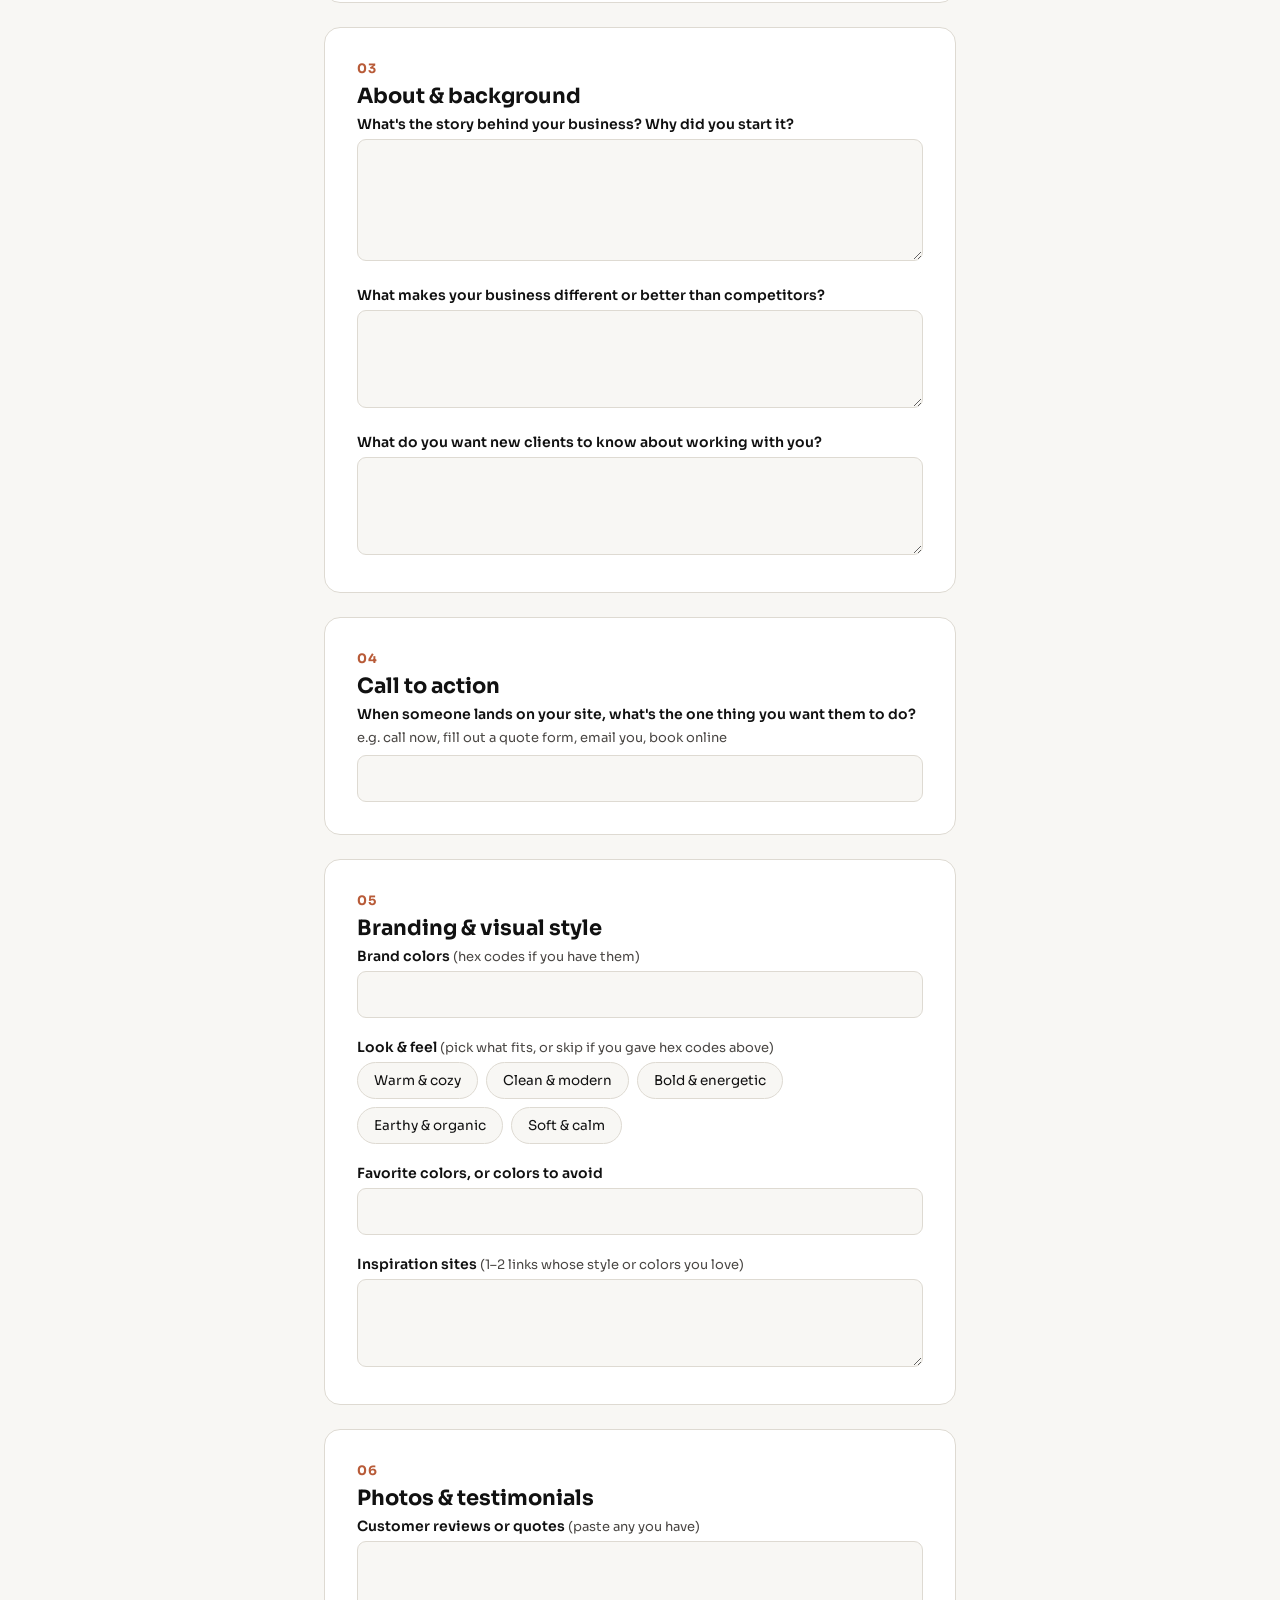
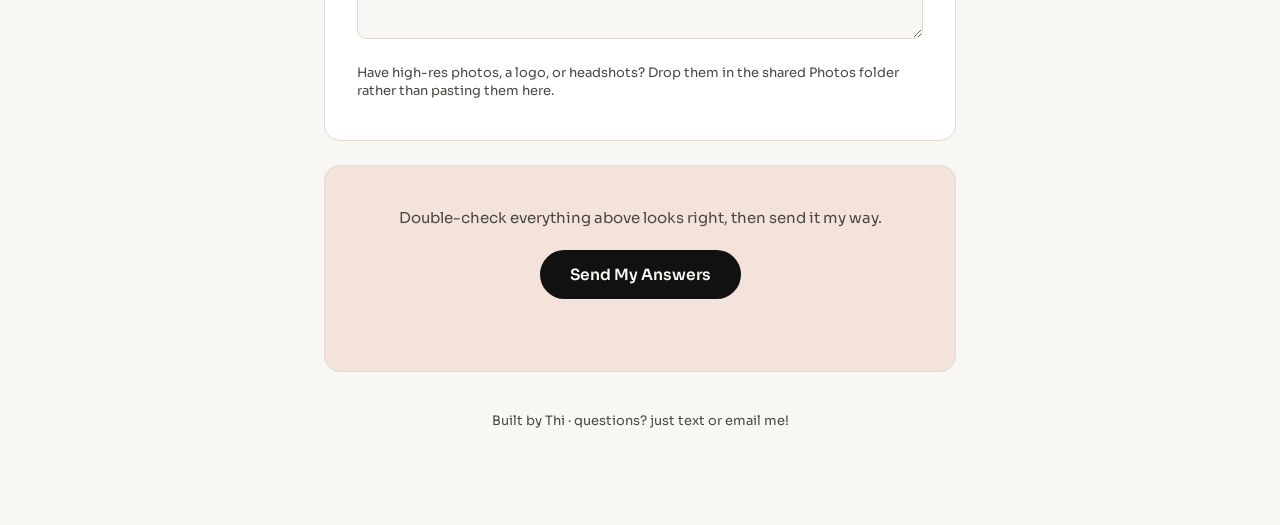
<file: intake-form/index.html>
<!doctype html>
<html lang="en">
<head>
<meta charset="utf-8">
<meta name="viewport" content="width=device-width, initial-scale=1, viewport-fit=cover">
<meta name="robots" content="noindex, nofollow">
<title>Tell Me About Your Business — Built by Thi</title>
<link rel="preconnect" href="https://fonts.googleapis.com">
<link rel="preconnect" href="https://fonts.gstatic.com" crossorigin>
<link href="https://fonts.googleapis.com/css2?family=Cormorant+Garamond:ital@1&family=Sora:wght@400;500;600;700&display=swap" rel="stylesheet">
<style>
  :root{
    box-sizing: border-box;
    --cream: #f8f7f4;
    --cream-panel: #ffffff;
    --ink: #111111;
    --ink-soft: #4a4744;
    --line: #dedad2;
    --terracotta: #b85b38;
    --terracotta-soft: #f3e3da;
    padding-top: env(safe-area-inset-top, 0px);
    padding-bottom: env(safe-area-inset-bottom, 0px);
  }
  :root:not([data-theme="light"]) {
    @media (prefers-color-scheme: dark) {
      --cream: #17140f;
      --cream-panel: #201c16;
      --ink: #f5f1ea;
      --ink-soft: #c9c2b6;
      --line: #3a352b;
      --terracotta: #e08a63;
      --terracotta-soft: #2c2019;
    }
  }
  :root[data-theme="dark"]{
    --cream: #17140f;
    --cream-panel: #201c16;
    --ink: #f5f1ea;
    --ink-soft: #c9c2b6;
    --line: #3a352b;
    --terracotta: #e08a63;
    --terracotta-soft: #2c2019;
  }
  *{box-sizing:border-box;}
  html{scroll-padding-top: env(safe-area-inset-top, 0px);}
  body{
    margin:0;
    background:var(--cream);
    color:var(--ink);
    font-family:Sora,"Helvetica Neue",Arial,sans-serif;
    -webkit-font-smoothing:antialiased;
  }
  .wrap{max-width:680px;margin:0 auto;padding:48px 24px 96px;}
  header{display:flex;align-items:center;justify-content:space-between;margin-bottom:40px;}
  .wordmark{
    font-family:"Cormorant Garamond",Georgia,serif;
    font-style:italic;
    font-size:22px;
    color:var(--ink);
  }
  .intro-eyebrow{
    font-size:13px;
    letter-spacing:0.06em;
    color:var(--terracotta);
    font-weight:600;
    margin-bottom:10px;
  }
  h1{
    font-size:clamp(28px,5vw,38px);
    line-height:1.15;
    margin:0 0 16px;
    letter-spacing:-0.01em;
  }
  .lede{
    font-family:"Cormorant Garamond",Georgia,serif;
    font-style:italic;
    font-size:20px;
    line-height:1.5;
    color:var(--ink-soft);
    max-width:56ch;
    margin:0 0 44px;
  }
  .section{
    background:var(--cream-panel);
    border:1px solid var(--line);
    border-radius:16px;
    padding:32px;
    margin-bottom:24px;
  }
  .section-num{
    font-size:13px;
    font-weight:700;
    color:var(--terracotta);
    letter-spacing:0.04em;
    margin-bottom:6px;
  }
  .section h2{
    font-size:21px;
    margin:0 0 6px;
  }
  .section-note{
    font-size:14.5px;
    color:var(--ink-soft);
    margin:0 0 24px;
    line-height:1.5;
  }
  .field{margin-bottom:20px;}
  .field:last-child{margin-bottom:0;}
  label{
    display:block;
    font-size:14px;
    font-weight:600;
    margin-bottom:6px;
  }
  .optional{
    font-weight:400;
    color:var(--ink-soft);
    font-size:13px;
  }
  .hint{
    font-size:13px;
    color:var(--ink-soft);
    margin:0 0 8px;
    line-height:1.4;
  }
  input[type="text"],input[type="email"],input[type="tel"],input[type="url"],textarea{
    width:100%;
    font-family:inherit;
    font-size:16px;
    padding:12px 14px;
    border-radius:9px;
    border:1px solid var(--line);
    background:var(--cream);
    color:var(--ink);
  }
  input:focus,textarea:focus{
    outline:2px solid var(--terracotta);
    outline-offset:1px;
  }
  textarea{resize:vertical;min-height:88px;line-height:1.5;}
  .chip-row{display:flex;flex-wrap:wrap;gap:8px;}
  .chip{
    font-size:13.5px;
    padding:9px 16px;
    border-radius:999px;
    border:1px solid var(--line);
    background:var(--cream);
    color:var(--ink);
    cursor:pointer;
    user-select:none;
    font-family:inherit;
  }
  .chip[aria-pressed="true"]{
    background:var(--terracotta);
    border-color:var(--terracotta);
    color:#fff;
  }
  .radio-row{display:flex;gap:20px;flex-wrap:wrap;}
  .radio-opt{display:flex;align-items:center;gap:7px;font-size:14.5px;}
  .radio-opt input{accent-color:var(--terracotta);width:16px;height:16px;}
  .send-panel{
    text-align:center;
    padding:40px 24px;
    border-radius:16px;
    background:var(--terracotta-soft);
    border:1px solid var(--line);
  }
  .send-panel p{
    font-size:15px;
    color:var(--ink-soft);
    max-width:44ch;
    margin:0 auto 20px;
    line-height:1.55;
  }
  .btn{
    display:inline-flex;
    align-items:center;
    gap:8px;
    font-family:inherit;
    font-size:15.5px;
    font-weight:600;
    padding:15px 30px;
    border-radius:999px;
    border:none;
    cursor:pointer;
    text-decoration:none;
  }
  .btn-primary{background:var(--ink);color:var(--cream);}
  .btn-primary:disabled{opacity:0.5;cursor:not-allowed;}
  .send-status{
    font-size:13.5px;
    color:var(--terracotta);
    margin-top:14px;
    min-height:18px;
  }
  .send-status.is-error{color:#b13a3a;}
  .confirm-panel{
    text-align:center;
    padding:56px 24px;
    border-radius:16px;
    background:var(--terracotta-soft);
    border:1px solid var(--line);
  }
  .confirm-check{
    width:44px;height:44px;border-radius:50%;
    background:var(--terracotta);color:#fff;
    display:flex;align-items:center;justify-content:center;
    margin:0 auto 18px;font-size:22px;
  }
  .confirm-panel h2{font-size:23px;margin:0 0 10px;}
  .confirm-panel p{font-size:15px;color:var(--ink-soft);max-width:42ch;margin:0 auto;line-height:1.55;}
  footer{
    text-align:center;
    font-size:13px;
    color:var(--ink-soft);
    margin-top:40px;
  }
  [hidden]{display:none !important;}
  @media (max-width:520px){
    .section{padding:24px 20px;}
    .wrap{padding:32px 18px 72px;}
  }
</style>
</head>
<body>
<div class="wrap">

  <header>
    <div class="wordmark">Built by Thi</div>
  </header>

  <div id="form-view">
    <div class="intro-eyebrow">GET STARTED</div>
    <h1>Tell me about your business</h1>
    <p class="lede">Don't let this list overwhelm you — fill out what you can and leave the rest blank. We'll get the ball rolling from there! :)</p>

    <form id="intake-form" method="POST" action="https://formspree.io/f/xeaozrky">
      <input type="text" name="_gotcha" style="position:absolute;left:-9999px;width:1px;height:1px;overflow:hidden;" tabindex="-1" autocomplete="off">
      <input type="hidden" name="_subject" id="email-subject" value="New website intake submission">
      <input type="hidden" name="Look & feel" id="vibe-hidden" value="">

      <div class="section">
        <div class="section-num">01</div>
        <h2>Business essentials</h2>
        <div class="field">
          <label for="biz-name">Business name <span class="optional">(exact spelling)</span></label>
          <input type="text" id="biz-name" name="Business name">
        </div>
        <div class="field">
          <label for="tagline">Tagline / slogan <span class="optional">(optional)</span></label>
          <input type="text" id="tagline" name="Tagline">
        </div>
        <div class="field">
          <label for="phone">Phone number</label>
          <input type="tel" id="phone" name="Phone">
        </div>
        <div class="field">
          <label for="email">Email</label>
          <input type="email" id="email" name="email">
        </div>
        <div class="field">
          <label for="address">Physical address / service area</label>
          <input type="text" id="address" name="Address or service area">
        </div>
        <div class="field">
          <label for="hours">Hours of operation</label>
          <input type="text" id="hours" name="Hours">
        </div>
        <div class="field">
          <label for="social">Social media links <span class="optional">(Instagram, Facebook, Yelp, etc.)</span></label>
          <textarea id="social" name="Social links" rows="2"></textarea>
        </div>
      </div>

      <div class="section">
        <div class="section-num">02</div>
        <h2>Core offerings &amp; pricing</h2>
        <div class="field">
          <label for="services">What services do you offer?</label>
          <p class="hint">List them out or describe them roughly.</p>
          <textarea id="services" name="Services offered" rows="3"></textarea>
        </div>
        <div class="field">
          <label for="pricing">What are your prices or pricing structure?</label>
          <textarea id="pricing" name="Pricing" rows="3"></textarea>
        </div>
        <div class="field">
          <label>Do you offer free estimates or consultations?</label>
          <div class="radio-row">
            <label class="radio-opt"><input type="radio" name="Free estimates or consultations" value="Yes"> Yes</label>
            <label class="radio-opt"><input type="radio" name="Free estimates or consultations" value="No"> No</label>
            <label class="radio-opt"><input type="radio" name="Free estimates or consultations" value="Sometimes"> Sometimes</label>
          </div>
        </div>
      </div>

      <div class="section">
        <div class="section-num">03</div>
        <h2>About &amp; background</h2>
        <div class="field">
          <label for="story">What's the story behind your business? Why did you start it?</label>
          <textarea id="story" name="Story" rows="4"></textarea>
        </div>
        <div class="field">
          <label for="different">What makes your business different or better than competitors?</label>
          <textarea id="different" name="What makes them different" rows="3"></textarea>
        </div>
        <div class="field">
          <label for="want-known">What do you want new clients to know about working with you?</label>
          <textarea id="want-known" name="What they want clients to know" rows="3"></textarea>
        </div>
      </div>

      <div class="section">
        <div class="section-num">04</div>
        <h2>Call to action</h2>
        <div class="field">
          <label for="cta">When someone lands on your site, what's the one thing you want them to do?</label>
          <p class="hint">e.g. call now, fill out a quote form, email you, book online</p>
          <input type="text" id="cta" name="Main call to action">
        </div>
      </div>

      <div class="section">
        <div class="section-num">05</div>
        <h2>Branding &amp; visual style</h2>
        <div class="field">
          <label for="brand-colors">Brand colors <span class="optional">(hex codes if you have them)</span></label>
          <input type="text" id="brand-colors" name="Brand colors">
        </div>
        <div class="field">
          <label>Look &amp; feel <span class="optional">(pick what fits, or skip if you gave hex codes above)</span></label>
          <div class="chip-row" id="vibe-chips">
            <button type="button" class="chip" data-value="Warm & cozy">Warm &amp; cozy</button>
            <button type="button" class="chip" data-value="Clean & modern">Clean &amp; modern</button>
            <button type="button" class="chip" data-value="Bold & energetic">Bold &amp; energetic</button>
            <button type="button" class="chip" data-value="Earthy & organic">Earthy &amp; organic</button>
            <button type="button" class="chip" data-value="Soft & calm">Soft &amp; calm</button>
          </div>
        </div>
        <div class="field">
          <label for="colors-avoid">Favorite colors, or colors to avoid</label>
          <input type="text" id="colors-avoid" name="Favorite or avoided colors">
        </div>
        <div class="field">
          <label for="inspiration">Inspiration sites <span class="optional">(1–2 links whose style or colors you love)</span></label>
          <textarea id="inspiration" name="Inspiration sites" rows="2"></textarea>
        </div>
      </div>

      <div class="section">
        <div class="section-num">06</div>
        <h2>Photos &amp; testimonials</h2>
        <div class="field">
          <label for="testimonials">Customer reviews or quotes <span class="optional">(paste any you have)</span></label>
          <textarea id="testimonials" name="Reviews or quotes" rows="3"></textarea>
        </div>
        <p class="hint">Have high-res photos, a logo, or headshots? Drop them in the shared Photos folder rather than pasting them here.</p>
      </div>

      <div class="send-panel">
        <p>Double-check everything above looks right, then send it my way.</p>
        <button type="submit" class="btn btn-primary" id="send-btn">Send My Answers</button>
        <div class="send-status" id="send-status"></div>
      </div>
    </form>
  </div>

  <div id="confirm-view" hidden>
    <div class="confirm-panel">
      <div class="confirm-check">✓</div>
      <h2>Got it, thank you!</h2>
      <p>Your answers are in. I typically follow up within 1–2 business days.</p>
    </div>
  </div>

  <footer>Built by Thi · questions? just text or email me!</footer>

</div>

<script>
(function(){
  document.querySelectorAll('.chip').forEach(function(chip){
    chip.addEventListener('click', function(){
      var pressed = chip.getAttribute('aria-pressed') === 'true';
      chip.setAttribute('aria-pressed', pressed ? 'false' : 'true');
      var selected = [...document.querySelectorAll('.chip[aria-pressed="true"]')].map(c => c.dataset.value);
      document.getElementById('vibe-hidden').value = selected.join(', ');
    });
  });

  var form = document.getElementById('intake-form');
  var sendBtn = document.getElementById('send-btn');
  var status = document.getElementById('send-status');

  form.addEventListener('submit', async function(e){
    e.preventDefault();
    var bizName = document.getElementById('biz-name').value.trim();
    document.getElementById('email-subject').value = 'Website intake — ' + (bizName || 'new client');

    sendBtn.disabled = true;
    status.classList.remove('is-error');
    status.textContent = 'Sending…';

    try{
      var res = await fetch(form.action, {
        method: 'POST',
        body: new FormData(form),
        headers: { 'Accept': 'application/json' }
      });
      if (res.ok){
        document.getElementById('form-view').hidden = true;
        document.getElementById('confirm-view').hidden = false;
        window.scrollTo({top:0, behavior:'smooth'});
      } else {
        throw new Error('submission failed');
      }
    } catch(err){
      status.textContent = 'Something went wrong — please try again, or email me directly.';
      status.classList.add('is-error');
      sendBtn.disabled = false;
    }
  });
})();
</script>

</body>
</html>
</file>
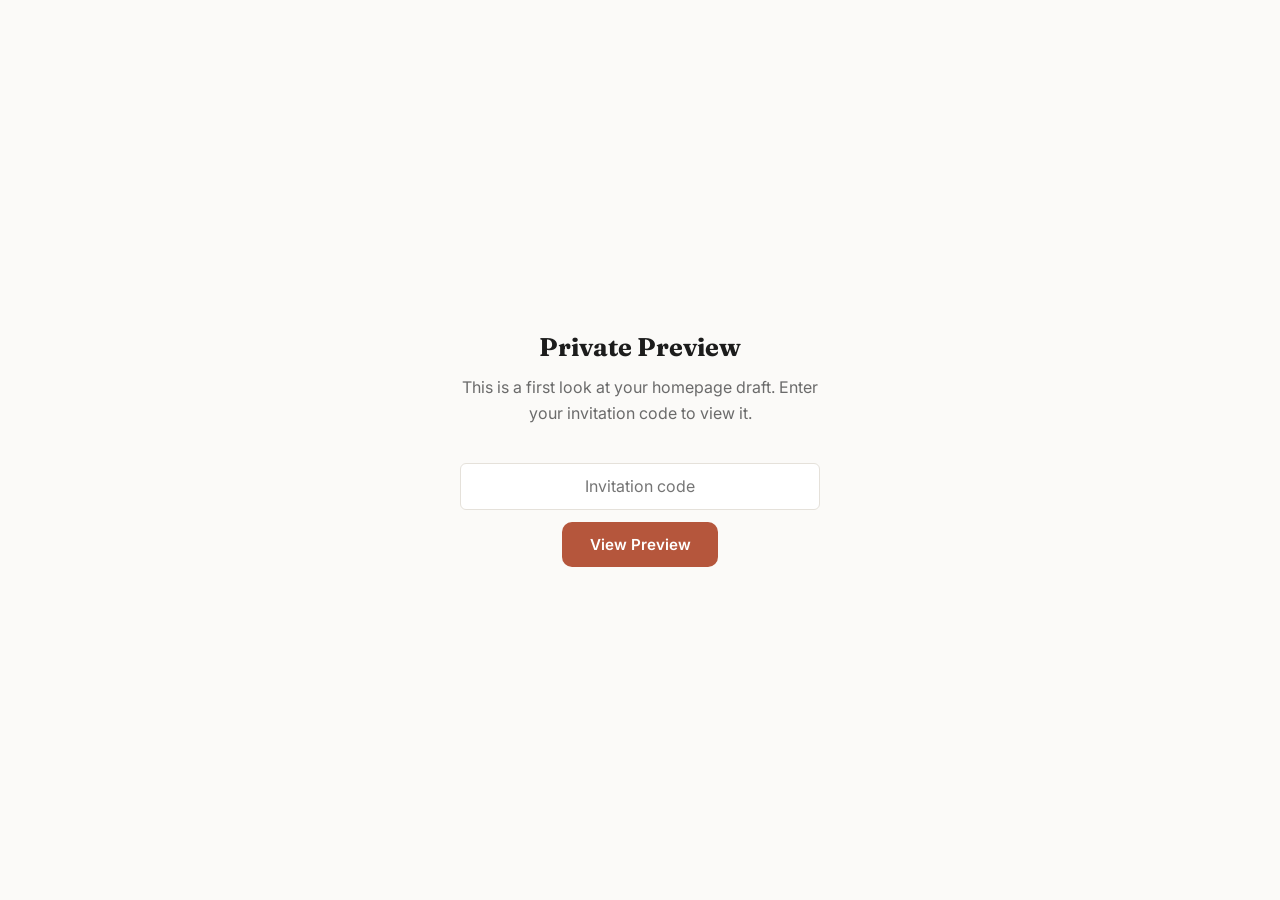
<file: mockups/_template/index.html>
<!DOCTYPE html>
<html lang="en">
<head>
<meta charset="UTF-8">
<meta name="viewport" content="width=device-width, initial-scale=1.0">
<title>[Business Name] &mdash; Homepage Preview</title>
<meta name="robots" content="noindex, nofollow">
<link rel="preconnect" href="https://fonts.googleapis.com">
<link rel="preconnect" href="https://fonts.gstatic.com" crossorigin>
<link href="https://fonts.googleapis.com/css2?family=Fraunces:wght@500;600&family=Inter:wght@400;500;600&display=swap" rel="stylesheet">
<link rel="stylesheet" href="/mockups/mock-base.css">
<style>
  /* Per-client brand override. This is the ONLY thing you usually need to
     touch to restyle a copy of this template for a new client — swap
     these for their real brand colors (or a palette matching the vibe
     they described), and optionally the fonts above. */
  :root {
    --mock-accent: #b5563c;
  }
</style>
</head>
<!--
  HOW TO USE THIS TEMPLATE FOR A NEW CLIENT
  1. Copy this whole "_template" folder to "mockups/<client-slug>/"
     (e.g. mockups/yoshi-bakery/) — the leading underscore keeps this
     folder itself off the live site.
  2. Replace every "[Business Name]" / "[Year]" placeholder and the lorem
     ipsum copy below with real (or client-provided) content.
  3. Update --mock-accent above (and the font links, if their vibe calls
     for something else) to match their brand.
  4. Pick a passcode for this client, get its SHA-256 hash (ask Claude),
     and replace data-passcode-hash below. The current value below is the
     hash of "changeme2026" — a placeholder, not a real client code.
  5. Never put the plain passcode anywhere in this file.
-->
<body data-passcode-hash="d4d6209550be592f2663cec93e6ed62a953b8fda4eb15b87d5bc6aad1de578ac">

<section class="mock-gate" id="mockGate">
  <div class="mock-gate-box">
    <h1>Private Preview</h1>
    <p>This is a first look at your homepage draft. Enter your invitation code to view it.</p>
    <form class="mock-gate-form" id="mockGateForm" autocomplete="off">
      <label for="mock_passcode" class="sr-only">Invitation code</label>
      <input type="password" id="mock_passcode" placeholder="Invitation code" autocomplete="off" required>
      <button class="mock-btn" type="submit">View Preview</button>
      <p class="mock-gate-error" id="mockGateError" role="alert" hidden>That code isn't right &mdash; try again.</p>
    </form>
  </div>
</section>

<div id="mockProtected" hidden>
  <div class="mock-ribbon">Private preview by <strong>Built by Thi</strong> &mdash; <a href="https://thiharper.com/custom-websites">see the full service &rarr;</a></div>

  <header class="mock-nav">
    <a class="mock-brand" href="#top">[Business Name]</a>
    <nav>
      <ul>
        <li><a href="#about">About</a></li>
        <li><a href="#services">Services</a></li>
        <li><a href="#contact">Contact</a></li>
      </ul>
    </nav>
  </header>

  <section class="mock-hero" id="top">
    <div class="mock-container">
      <h1>[Business Name]</h1>
      <p class="mock-lede">Lorem ipsum dolor sit amet, consectetur adipiscing elit &mdash; a one-line tagline about what this business does and who it's for.</p>
      <button class="mock-btn mock-inert" data-mock-message="This becomes live when we launch!">Get Started</button>
    </div>
  </section>

  <section class="mock-section mock-section-alt" id="about">
    <div class="mock-container mock-section-head">
      <h2>About [Business Name]</h2>
      <p>Lorem ipsum dolor sit amet, consectetur adipiscing elit, sed do eiusmod tempor incididunt ut labore et dolore magna aliqua. Ut enim ad minim veniam, quis nostrud exercitation.</p>
    </div>
  </section>

  <section class="mock-section" id="services">
    <div class="mock-container mock-section-head">
      <h2>What We Offer</h2>
      <p>A quick look at the services this business provides.</p>
    </div>
    <div class="mock-grid-3">
      <div class="mock-card">
        <h3>Service One</h3>
        <p>Lorem ipsum dolor sit amet, consectetur adipiscing elit.</p>
      </div>
      <div class="mock-card">
        <h3>Service Two</h3>
        <p>Lorem ipsum dolor sit amet, consectetur adipiscing elit.</p>
      </div>
      <div class="mock-card">
        <h3>Service Three</h3>
        <p>Lorem ipsum dolor sit amet, consectetur adipiscing elit.</p>
      </div>
    </div>
  </section>

  <section class="mock-section mock-section-alt" id="contact">
    <div class="mock-container mock-section-head">
      <h2>Get in Touch</h2>
      <p>Lorem ipsum dolor sit amet, consectetur adipiscing elit.</p>
    </div>
    <form class="mock-form mock-inert-form" data-mock-message="This becomes live when we launch!">
      <label for="mock_name">Name</label>
      <input type="text" id="mock_name">
      <label for="mock_email">Email</label>
      <input type="email" id="mock_email">
      <label for="mock_message">Message</label>
      <textarea id="mock_message"></textarea>
      <button class="mock-btn" type="submit">Send Message</button>
    </form>
  </section>

  <footer class="mock-footer">
    &copy; [Year] [Business Name]
  </footer>
</div>

<script src="/mockups/gate.js"></script>
<script src="/mockups/mock-interactions.js"></script>
</body>
</html>
</file>
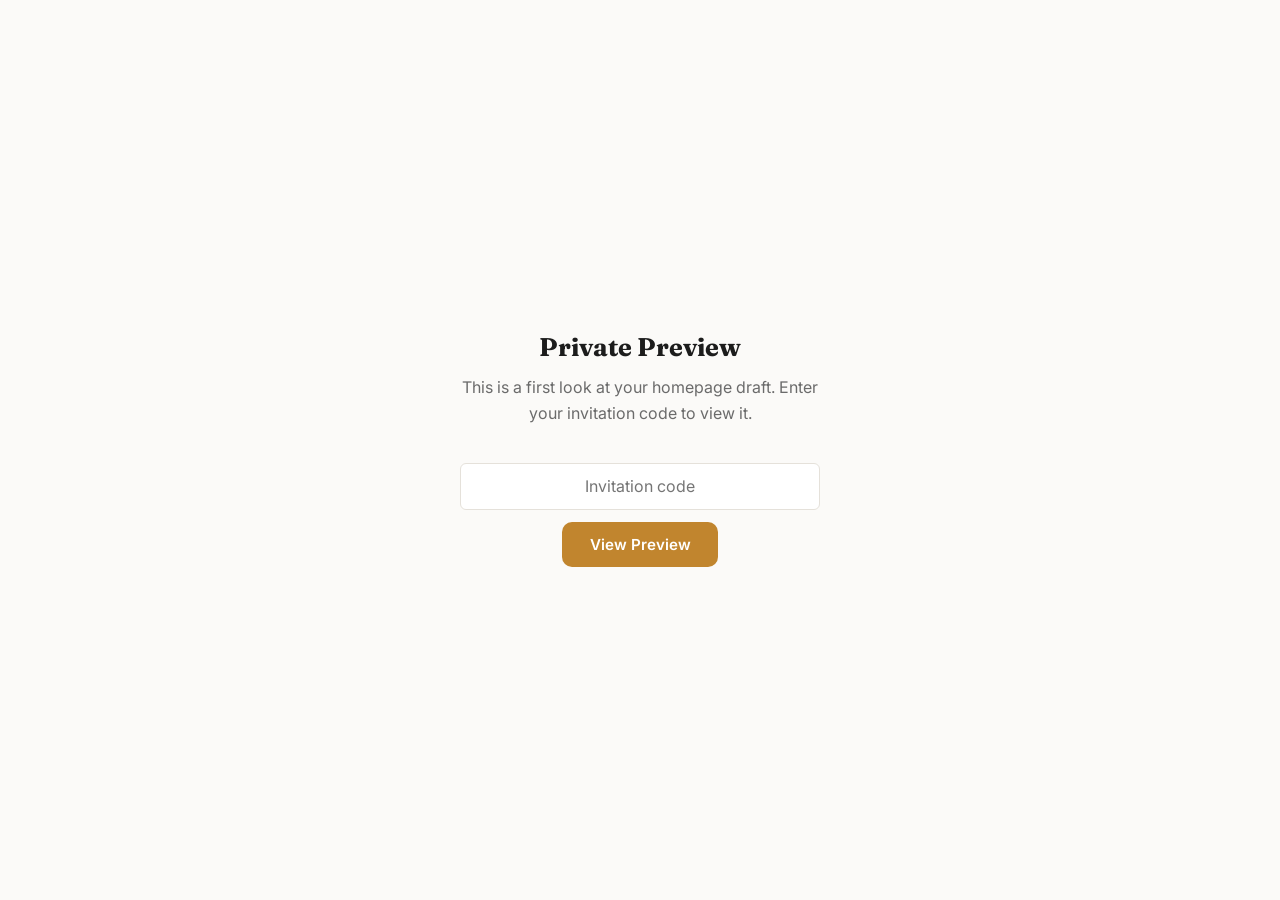
<file: mockups/yoshi-bakery/index.html>
<!DOCTYPE html>
<html lang="en">
<head>
<meta charset="UTF-8">
<meta name="viewport" content="width=device-width, initial-scale=1.0">
<title>Yoshi Bakery &mdash; Homepage Preview</title>
<meta name="robots" content="noindex, nofollow">
<link rel="preconnect" href="https://fonts.googleapis.com">
<link rel="preconnect" href="https://fonts.gstatic.com" crossorigin>
<link href="https://fonts.googleapis.com/css2?family=Fraunces:wght@500;600&family=Inter:wght@400;500;600&display=swap" rel="stylesheet">
<link rel="stylesheet" href="/mockups/mock-base.css">
<style>
  :root {
    --mock-accent: #c1852e;
  }
</style>
</head>
<body data-passcode-hash="e915b54017eaf12f12b1eb8b2ad161eaf2f1e85746164f2a4a32250b9068033b">

<section class="mock-gate" id="mockGate">
  <div class="mock-gate-box">
    <h1>Private Preview</h1>
    <p>This is a first look at your homepage draft. Enter your invitation code to view it.</p>
    <form class="mock-gate-form" id="mockGateForm" autocomplete="off">
      <label for="mock_passcode" class="sr-only">Invitation code</label>
      <input type="password" id="mock_passcode" placeholder="Invitation code" autocomplete="off" required>
      <button class="mock-btn" type="submit">View Preview</button>
      <p class="mock-gate-error" id="mockGateError" role="alert" hidden>That code isn't right &mdash; try again.</p>
    </form>
  </div>
</section>

<div id="mockProtected" hidden>
  <div class="mock-ribbon">Private preview by <strong>Built by Thi</strong> &mdash; <a href="https://thiharper.com/custom-websites">see the full service &rarr;</a></div>

  <header class="mock-nav">
    <a class="mock-brand" href="#top">Yoshi Bakery</a>
    <nav>
      <ul>
        <li><a href="#about">About</a></li>
        <li><a href="#services">Menu</a></li>
        <li><a href="#contact">Order</a></li>
      </ul>
    </nav>
  </header>

  <section class="mock-hero" id="top">
    <div class="mock-hero-grid">
      <div>
        <h1>Yoshi Bakery</h1>
        <p class="mock-lede">Small-batch dog treats, baked fresh with human-grade ingredients &mdash; because your best friend deserves better than a bag off the shelf.</p>
        <button class="mock-btn mock-inert" data-mock-message="This becomes live when we launch!">See This Week's Menu</button>
      </div>
      <div class="mock-hero-media">
        <img src="yoshi.jpg" alt="Yoshi, the golden retriever behind Yoshi Bakery, wearing glasses and a bow tie">
      </div>
    </div>
  </section>

  <section class="mock-section mock-section-alt" id="about">
    <div class="mock-container mock-section-head">
      <h2>Why Yoshi Bakery</h2>
      <p>It started with one very good boy who turned his nose up at anything store-bought. A few years of recipe testing later, Yoshi Bakery bakes small batches of dog treats every week using the same ingredients you'd find in your own kitchen &mdash; peanut butter, pumpkin, oats, no fillers, no mystery meat. Every batch is baked to order and picked up (or shipped) fresh.</p>
    </div>
  </section>

  <section class="mock-section" id="services">
    <div class="mock-container mock-section-head">
      <h2>What We Bake</h2>
      <p>A rotating menu of treats, always made in small batches so nothing sits on a shelf.</p>
    </div>
    <div class="mock-grid-3">
      <div class="mock-card">
        <h3>Weekly Treat Box</h3>
        <p>A rotating assortment of fresh-baked treats, delivered or ready for pickup every Friday.</p>
      </div>
      <div class="mock-card">
        <h3>Birthday &amp; Gotcha Day Cakes</h3>
        <p>Custom-decorated pup cakes for birthdays, adoption anniversaries, or any excuse to celebrate.</p>
      </div>
      <div class="mock-card">
        <h3>Wholesale for Groomers &amp; Shops</h3>
        <p>Bulk batches for local groomers, boutiques, and pet stores who want fresh, local treats on their shelves.</p>
      </div>
    </div>
  </section>

  <section class="mock-section mock-section-alt" id="contact">
    <div class="mock-container mock-section-head">
      <h2>Order or Ask a Question</h2>
      <p>Tell us about your dog (allergies welcome) and we'll help you pick the right box.</p>
    </div>
    <form class="mock-form mock-inert-form" data-mock-message="This becomes live when we launch!">
      <label for="mock_name">Name</label>
      <input type="text" id="mock_name">
      <label for="mock_email">Email</label>
      <input type="email" id="mock_email">
      <label for="mock_message">Tell us about your dog</label>
      <textarea id="mock_message" placeholder="Dog's name, any allergies, what you're looking for..."></textarea>
      <button class="mock-btn" type="submit">Send</button>
    </form>
  </section>

  <footer class="mock-footer">
    &copy; 2026 Yoshi Bakery
  </footer>
</div>

<script src="/mockups/gate.js"></script>
<script src="/mockups/mock-interactions.js"></script>
</body>
</html>
</file>
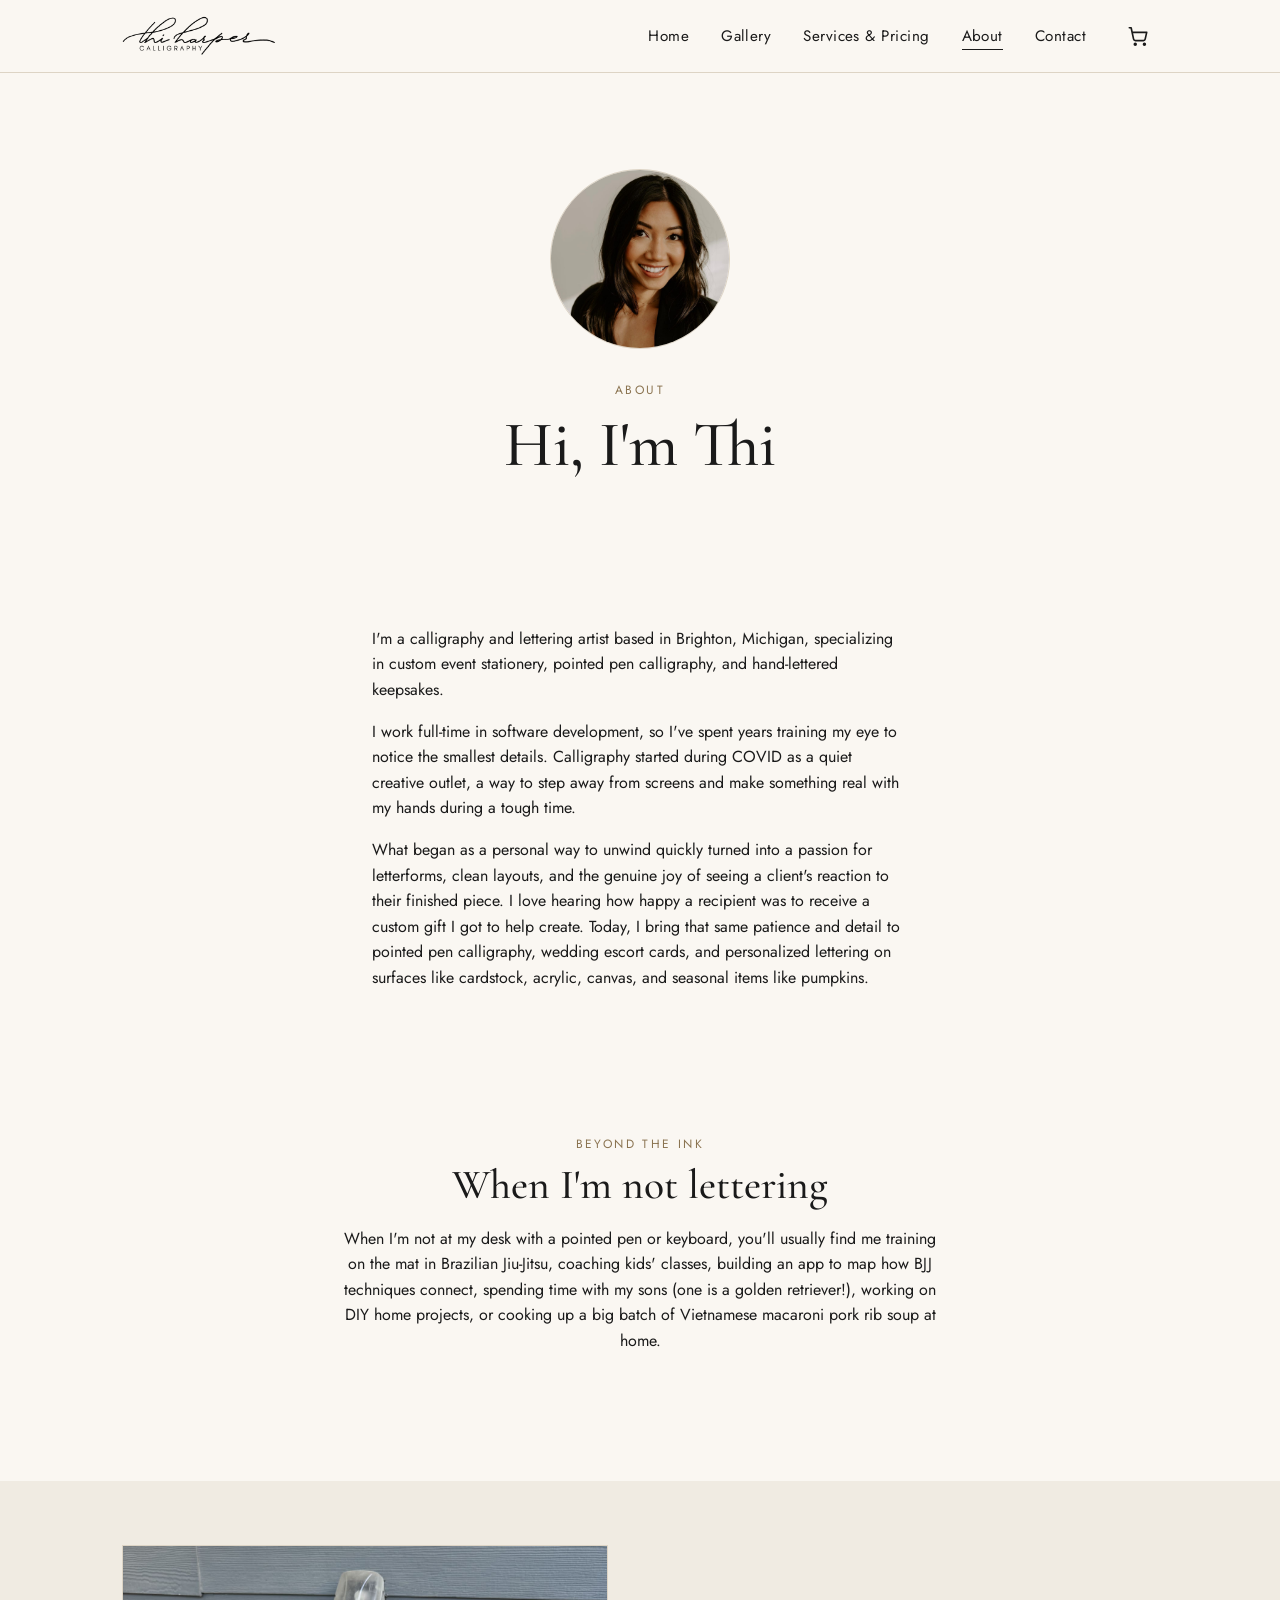
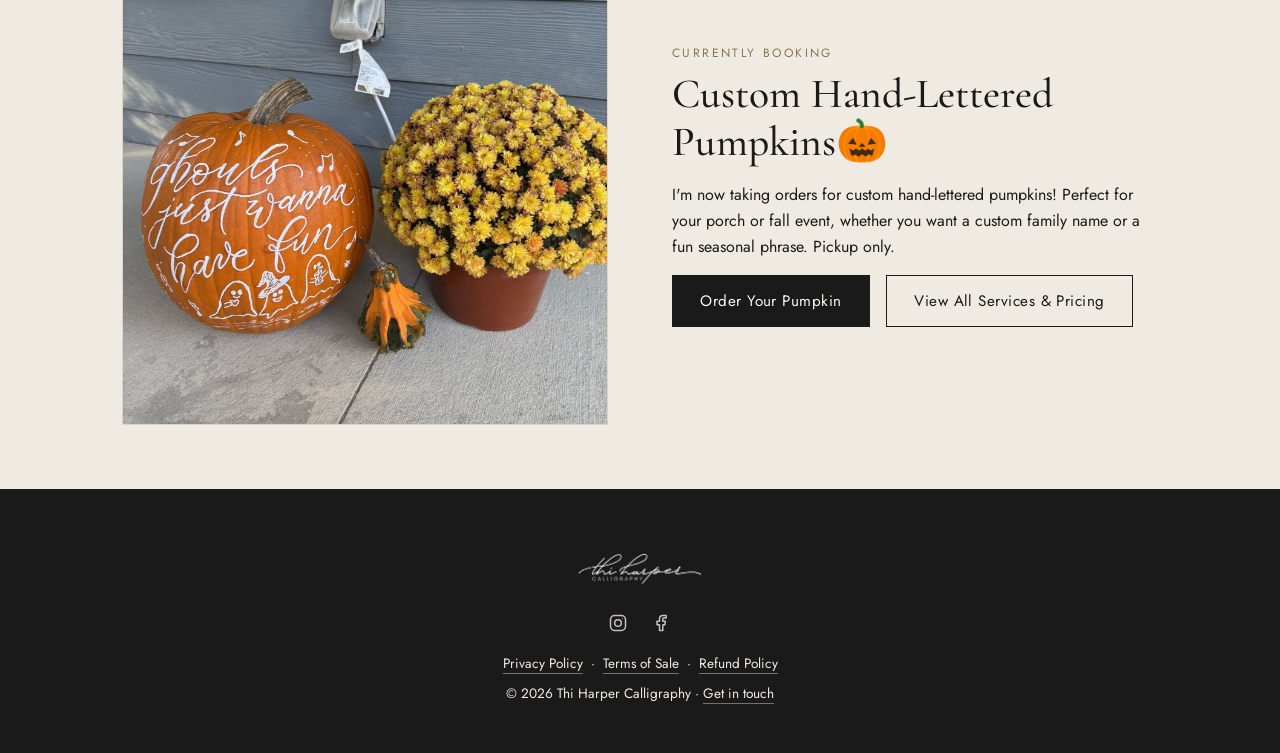
<file: about.html>
<!DOCTYPE html>
<html lang="en">
<head>
<meta charset="UTF-8">
<meta name="viewport" content="width=device-width, initial-scale=1.0">
<title>About | Thi Harper Calligraphy</title>
<meta name="description" content="Calligraphy and lettering artist Thi Harper, based in Brighton, Michigan — custom event stationery, pointed pen calligraphy, and hand-lettered keepsakes.">
<link rel="preconnect" href="https://fonts.googleapis.com">
<link rel="preconnect" href="https://fonts.gstatic.com" crossorigin>
<link href="https://fonts.googleapis.com/css2?family=Cormorant+Garamond:wght@400;500;600&family=Jost:wght@400;500&display=swap" rel="stylesheet">
<link rel="stylesheet" href="css/style.css?v=24">
<link rel="icon" type="image/png" href="images/logo-mark.png">
</head>
<body>

<header class="site-header">
  <div class="container">
    <a class="brand" href="index.html"><img src="images/logo-black.png" alt="Thi Harper Calligraphy"></a>
    <button class="nav-toggle" aria-label="Toggle menu" aria-expanded="false">&#9776;</button>
    <nav class="site-nav">
      <ul>
        <li><a href="index.html">Home</a></li>
        <li><a href="gallery.html">Gallery</a></li>
        <li class="has-submenu">
          <a href="services.html">Services &amp; Pricing</a>
          <ul class="submenu">
            <li><a href="services.html">Weddings &amp; Keepsakes</a></li>
            <li><a href="/custom-websites/">Custom Websites</a></li>
          </ul>
        </li>
        <li><a href="about.html" aria-current="page">About</a></li>
        <li><a href="contact.html">Contact</a></li>
      </ul>
    </nav>
  </div>
</header>

<main>
  <section class="hero">
    <div class="container">
      <img class="headshot" src="images/headshot.jpg" alt="Portrait of Thi Harper">
      <p class="eyebrow">About</p>
      <h1>Hi, I'm Thi</h1>
    </div>
  </section>

  <section class="section">
    <div class="container bio-text">
      <p>I'm a calligraphy and lettering artist based in Brighton, Michigan, specializing in custom event stationery, pointed pen calligraphy, and hand-lettered keepsakes.</p>
      <p>I work full-time in software development, so I've spent years training my eye to notice the smallest details. Calligraphy started during COVID as a quiet creative outlet, a way to step away from screens and make something real with my hands during a tough time.</p>
      <p>What began as a personal way to unwind quickly turned into a passion for letterforms, clean layouts, and the genuine joy of seeing a client's reaction to their finished piece. I love hearing how happy a recipient was to receive a custom gift I got to help create. Today, I bring that same patience and detail to pointed pen calligraphy, wedding escort cards, and personalized lettering on surfaces like cardstock, acrylic, canvas, and seasonal items like pumpkins.</p>
    </div>
  </section>

  <section class="section">
    <div class="container section-head">
      <p class="eyebrow">Beyond the Ink</p>
      <h2>When I'm not lettering</h2>
      <p>When I'm not at my desk with a pointed pen or keyboard, you'll usually find me training on the mat in Brazilian Jiu-Jitsu, coaching kids' classes, building an app to map how BJJ techniques connect, spending time with my sons (one is a golden retriever!), working on DIY home projects, or cooking up a big batch of Vietnamese macaroni pork rib soup at home.</p>
    </div>
  </section>

  <section class="section section-alt">
    <div class="container about-grid">
      <div>
        <img src="images/pumpkin-lettering.jpg" alt="Hand-lettered pumpkin reading 'ghouls just wanna have fun' with painted ghost illustrations">
      </div>
      <div>
        <p class="eyebrow">Currently Booking</p>
        <h2>Custom Hand-Lettered Pumpkins&#127875;</h2>
        <p>I'm now taking orders for custom hand-lettered pumpkins! Perfect for your porch or fall event, whether you want a custom family name or a fun seasonal phrase. Pickup only.</p>
        <div class="btn-row">
          <a class="btn" href="contact.html?service=pumpkin">Order Your Pumpkin</a>
          <a class="btn btn-outline" href="services.html">View All Services &amp; Pricing</a>
        </div>
      </div>
    </div>
  </section>
</main>

<footer class="site-footer">
  <div class="container">
    <img src="images/logo-white.png" alt="Thi Harper Calligraphy">
    <div class="footer-social">
      <a href="https://instagram.com/thiharpercalligraphy" target="_blank" rel="noopener" aria-label="Instagram">
        <svg viewBox="0 0 24 24" fill="none" stroke="currentColor" stroke-width="1.8" stroke-linecap="round" stroke-linejoin="round"><rect x="3" y="3" width="18" height="18" rx="5"></rect><circle cx="12" cy="12" r="4"></circle><circle cx="17.3" cy="6.7" r="0.6" fill="currentColor" stroke="none"></circle></svg>
      </a>
      <a href="https://www.facebook.com/ThiHarperCalligraphy/" target="_blank" rel="noopener" aria-label="Facebook">
        <svg viewBox="0 0 24 24" fill="none" stroke="currentColor" stroke-width="1.8" stroke-linecap="round" stroke-linejoin="round"><path d="M15 3h-2a4 4 0 0 0-4 4v3H6v4h3v7h4v-7h2.5l.5-4H13V7a1 1 0 0 1 1-1h3V3z"></path></svg>
      </a>
    </div>
    <p class="footer-legal"><a href="privacy-policy.html">Privacy Policy</a>&middot;<a href="terms-of-sale.html">Terms of Sale</a>&middot;<a href="refund-policy.html">Refund Policy</a></p>
    <p>&copy; <span id="year"></span> Thi Harper Calligraphy &middot; <a href="contact.html">Get in touch</a></p>
  </div>
</footer>

<script src="js/main.js?v=1"></script>
<script src="js/cart.js?v=1"></script>
<script>document.getElementById('year').textContent = new Date().getFullYear();</script>
<!-- Cloudflare Web Analytics --><script type='module' src='https://static.cloudflareinsights.com/beacon.min.js' data-cf-beacon='{"token": "7a4366d158c54782a2ad3c0936f60c97"}'></script><!-- End Cloudflare Web Analytics -->
</body>
</html>
</file>
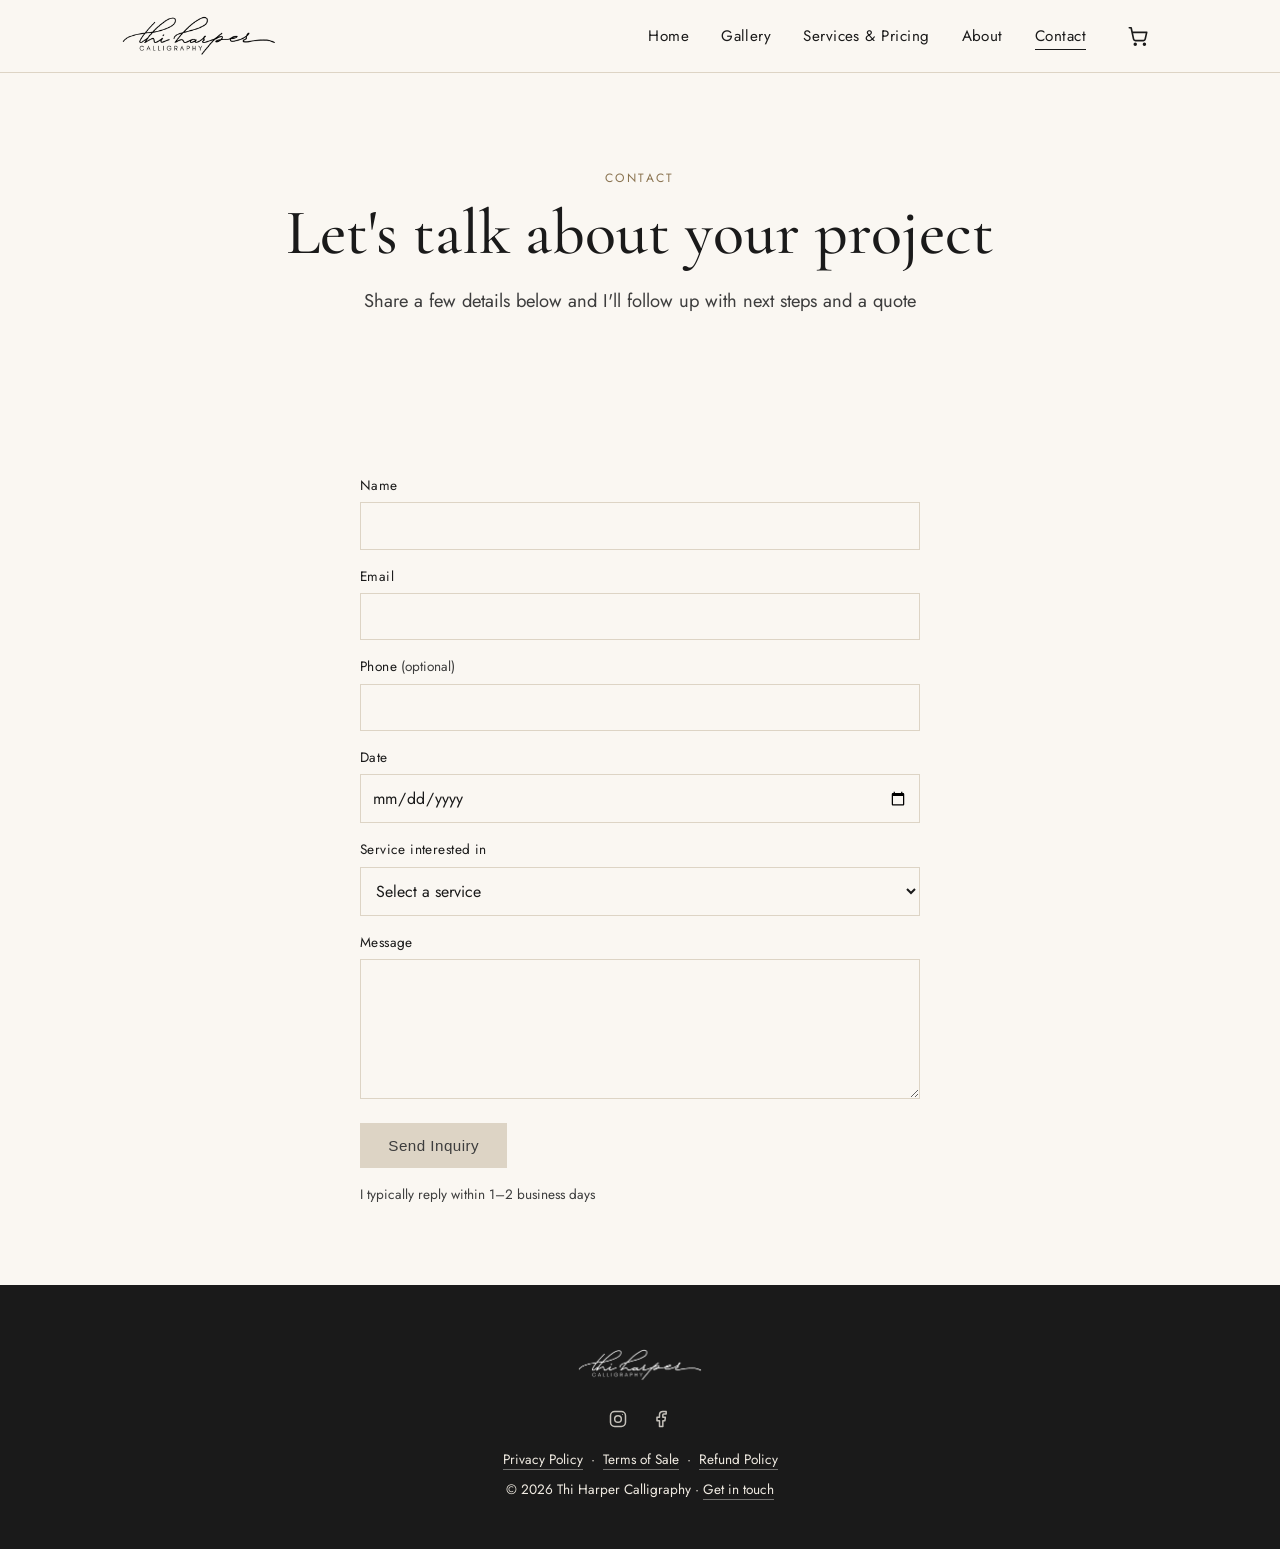
<file: contact.html>
<!DOCTYPE html>
<html lang="en">
<head>
<meta charset="UTF-8">
<meta name="viewport" content="width=device-width, initial-scale=1.0">
<title>Contact | Thi Harper Calligraphy</title>
<meta name="description" content="Inquire about escort card calligraphy for your wedding.">
<link rel="preconnect" href="https://fonts.googleapis.com">
<link rel="preconnect" href="https://fonts.gstatic.com" crossorigin>
<link href="https://fonts.googleapis.com/css2?family=Cormorant+Garamond:wght@400;500;600&family=Jost:wght@400;500&display=swap" rel="stylesheet">
<link rel="stylesheet" href="css/style.css?v=24">
<link rel="icon" type="image/png" href="images/logo-mark.png">
</head>
<body>

<header class="site-header">
  <div class="container">
    <a class="brand" href="index.html"><img src="images/logo-black.png" alt="Thi Harper Calligraphy"></a>
    <button class="nav-toggle" aria-label="Toggle menu" aria-expanded="false">&#9776;</button>
    <nav class="site-nav">
      <ul>
        <li><a href="index.html">Home</a></li>
        <li><a href="gallery.html">Gallery</a></li>
        <li class="has-submenu">
          <a href="services.html">Services &amp; Pricing</a>
          <ul class="submenu">
            <li><a href="services.html">Weddings &amp; Keepsakes</a></li>
            <li><a href="/custom-websites/">Custom Websites</a></li>
          </ul>
        </li>
        <li><a href="about.html">About</a></li>
        <li><a href="contact.html" aria-current="page">Contact</a></li>
      </ul>
    </nav>
  </div>
</header>

<main>
  <section class="hero">
    <div class="container">
      <p class="eyebrow">Contact</p>
      <h1 id="heroHeading">Let's talk about your event</h1>
      <p class="lede">Share a few details below and I'll follow up with next steps and a quote</p>
    </div>
  </section>

  <section class="section">
    <div class="container">
      <form class="contact-form" id="contactForm" action="https://formspree.io/f/xyeydabn" method="POST">
        <div class="form-row">
          <label for="name">Name</label>
          <input type="text" id="name" name="name" required>
        </div>
        <div class="form-row">
          <label for="email">Email</label>
          <input type="email" id="email" name="email" required>
        </div>
        <div class="form-row">
          <label for="phone">Phone <span class="optional">(optional)</span></label>
          <input type="tel" id="phone" name="phone">
        </div>
        <div class="form-row" id="dateRow">
          <label for="event_date" id="dateLabel">Event date</label>
          <input type="date" id="event_date" name="event_date">
        </div>
        <div class="form-row">
          <label for="service">Service interested in</label>
          <select id="service" name="service" required>
            <option value="" disabled selected>Select a service</option>
            <option value="Clear Round Acrylic Ornament">Clear Round Acrylic Ornament</option>
            <option value="Custom Pumpkin">Custom Pumpkin</option>
            <option value="Escort Cards">Escort Cards</option>
            <option value="Not sure yet">Not sure yet / something else</option>
            <option value="Place Cards">Place Cards</option>
            <option value="Product Order">Product Order (from cart)</option>
            <option value="Teacher Jute Bag">Teacher Jute Bag</option>
            <option value="White Ball Ornament">White Ball Ornament</option>
          </select>
        </div>
        <div class="form-row" id="guestCountRow">
          <label for="guest_count">Approximate number of guests / cards</label>
          <input type="number" id="guest_count" name="guest_count" min="1">
        </div>
        <div class="form-row">
          <label for="message">Message</label>
          <p class="form-hint" id="messageHint" hidden>Let me know how many pumpkins you'd like and what text or design you'd like on each (e.g. a family name, a phrase, or your own idea)</p>
          <textarea id="message" name="message" required></textarea>
        </div>
        <div class="hp-field" aria-hidden="true">
          <label for="contact_hp">Leave this field blank</label>
          <input type="text" id="contact_hp" name="_gotcha" tabindex="-1" autocomplete="off">
        </div>
        <button class="btn" type="submit">Send Inquiry</button>
        <p class="form-note">I typically reply within 1&ndash;2 business days</p>
        <p class="form-status" id="formStatus" role="status" aria-live="polite" tabindex="-1" hidden></p>
      </form>
    </div>
  </section>
</main>

<footer class="site-footer">
  <div class="container">
    <img src="images/logo-white.png" alt="Thi Harper Calligraphy">
    <div class="footer-social">
      <a href="https://instagram.com/thiharpercalligraphy" target="_blank" rel="noopener" aria-label="Instagram">
        <svg viewBox="0 0 24 24" fill="none" stroke="currentColor" stroke-width="1.8" stroke-linecap="round" stroke-linejoin="round"><rect x="3" y="3" width="18" height="18" rx="5"></rect><circle cx="12" cy="12" r="4"></circle><circle cx="17.3" cy="6.7" r="0.6" fill="currentColor" stroke="none"></circle></svg>
      </a>
      <a href="https://www.facebook.com/ThiHarperCalligraphy/" target="_blank" rel="noopener" aria-label="Facebook">
        <svg viewBox="0 0 24 24" fill="none" stroke="currentColor" stroke-width="1.8" stroke-linecap="round" stroke-linejoin="round"><path d="M15 3h-2a4 4 0 0 0-4 4v3H6v4h3v7h4v-7h2.5l.5-4H13V7a1 1 0 0 1 1-1h3V3z"></path></svg>
      </a>
    </div>
    <p class="footer-legal"><a href="privacy-policy.html">Privacy Policy</a>&middot;<a href="terms-of-sale.html">Terms of Sale</a>&middot;<a href="refund-policy.html">Refund Policy</a></p>
    <p>&copy; <span id="year"></span> Thi Harper Calligraphy &middot; <a href="contact.html">Get in touch</a></p>
  </div>
</footer>

<script src="js/main.js?v=1"></script>
<script src="js/cart.js?v=1"></script>
<script src="js/contact-form.js?v=1"></script>
<script>document.getElementById('year').textContent = new Date().getFullYear();</script>
<!-- Cloudflare Web Analytics --><script type='module' src='https://static.cloudflareinsights.com/beacon.min.js' data-cf-beacon='{"token": "7a4366d158c54782a2ad3c0936f60c97"}'></script><!-- End Cloudflare Web Analytics -->
</body>
</html>
</file>
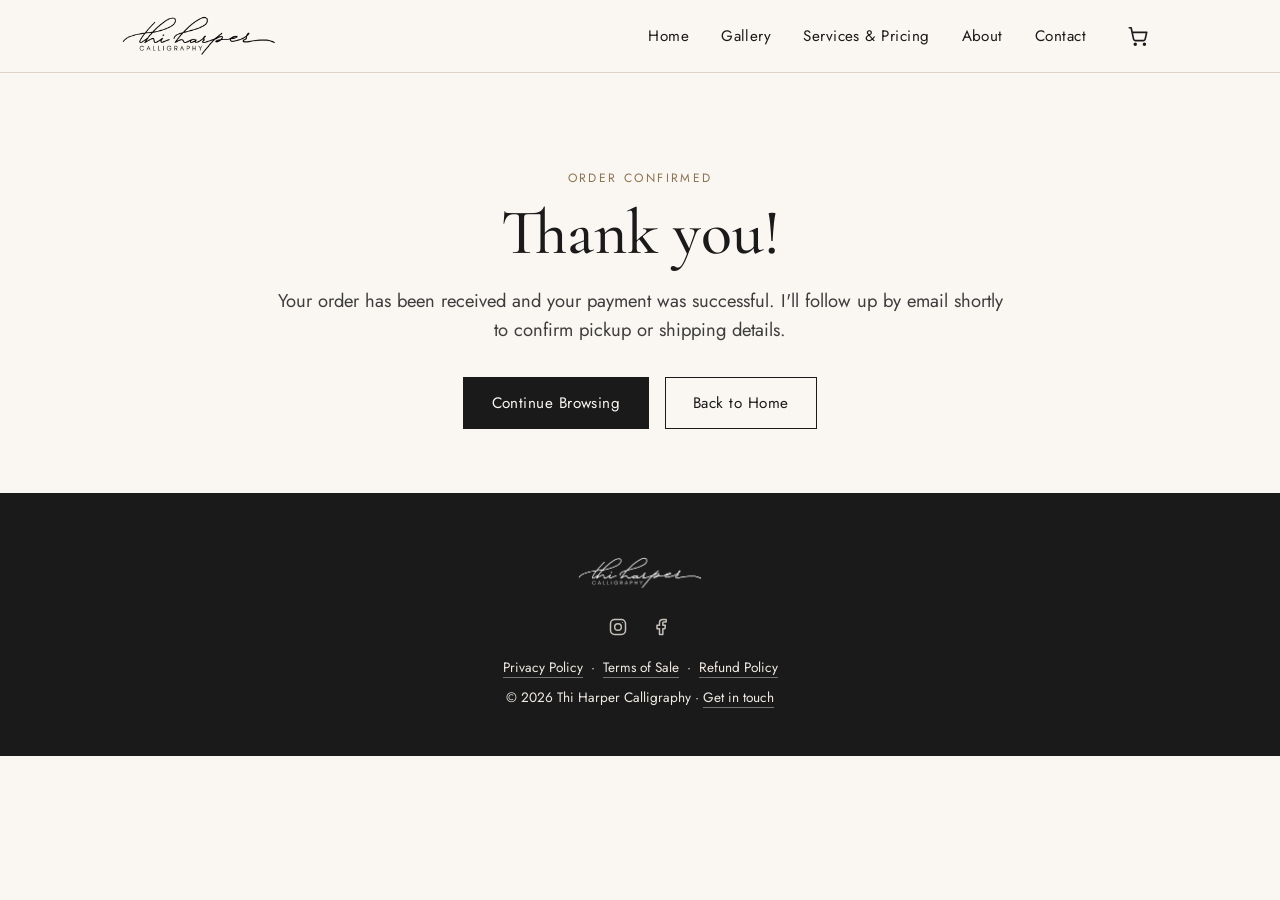
<file: order-success.html>
<!DOCTYPE html>
<html lang="en">
<head>
<meta charset="UTF-8">
<meta name="viewport" content="width=device-width, initial-scale=1.0">
<title>Order Confirmed | Thi Harper Calligraphy</title>
<meta name="description" content="Your order has been received.">
<meta name="robots" content="noindex">
<link rel="preconnect" href="https://fonts.googleapis.com">
<link rel="preconnect" href="https://fonts.gstatic.com" crossorigin>
<link href="https://fonts.googleapis.com/css2?family=Cormorant+Garamond:wght@400;500;600&family=Jost:wght@400;500&display=swap" rel="stylesheet">
<link rel="stylesheet" href="css/style.css?v=24">
<link rel="icon" type="image/png" href="images/logo-mark.png">
</head>
<body>

<header class="site-header">
  <div class="container">
    <a class="brand" href="index.html"><img src="images/logo-black.png" alt="Thi Harper Calligraphy"></a>
    <button class="nav-toggle" aria-label="Toggle menu" aria-expanded="false">&#9776;</button>
    <nav class="site-nav">
      <ul>
        <li><a href="index.html">Home</a></li>
        <li><a href="gallery.html">Gallery</a></li>
        <li class="has-submenu">
          <a href="services.html">Services &amp; Pricing</a>
          <ul class="submenu">
            <li><a href="services.html">Weddings &amp; Keepsakes</a></li>
            <li><a href="/custom-websites/">Custom Websites</a></li>
          </ul>
        </li>
        <li><a href="about.html">About</a></li>
        <li><a href="contact.html">Contact</a></li>
      </ul>
    </nav>
  </div>
</header>

<main>
  <section class="hero">
    <div class="container">
      <p class="eyebrow">Order Confirmed</p>
      <h1>Thank you!</h1>
      <p class="lede">Your order has been received and your payment was successful. I'll follow up by email shortly to confirm pickup or shipping details.</p>
      <div class="btn-row btn-row-center">
        <a class="btn" href="services.html">Continue Browsing</a>
        <a class="btn btn-outline" href="index.html">Back to Home</a>
      </div>
    </div>
  </section>
</main>

<footer class="site-footer">
  <div class="container">
    <img src="images/logo-white.png" alt="Thi Harper Calligraphy">
    <div class="footer-social">
      <a href="https://instagram.com/thiharpercalligraphy" target="_blank" rel="noopener" aria-label="Instagram">
        <svg viewBox="0 0 24 24" fill="none" stroke="currentColor" stroke-width="1.8" stroke-linecap="round" stroke-linejoin="round"><rect x="3" y="3" width="18" height="18" rx="5"></rect><circle cx="12" cy="12" r="4"></circle><circle cx="17.3" cy="6.7" r="0.6" fill="currentColor" stroke="none"></circle></svg>
      </a>
      <a href="https://www.facebook.com/ThiHarperCalligraphy/" target="_blank" rel="noopener" aria-label="Facebook">
        <svg viewBox="0 0 24 24" fill="none" stroke="currentColor" stroke-width="1.8" stroke-linecap="round" stroke-linejoin="round"><path d="M15 3h-2a4 4 0 0 0-4 4v3H6v4h3v7h4v-7h2.5l.5-4H13V7a1 1 0 0 1 1-1h3V3z"></path></svg>
      </a>
    </div>
    <p class="footer-legal"><a href="privacy-policy.html">Privacy Policy</a>&middot;<a href="terms-of-sale.html">Terms of Sale</a>&middot;<a href="refund-policy.html">Refund Policy</a></p>
    <p>&copy; <span id="year"></span> Thi Harper Calligraphy &middot; <a href="contact.html">Get in touch</a></p>
  </div>
</footer>

<script src="js/main.js?v=1"></script>
<script src="js/cart.js?v=1"></script>
<script>
  // Clear the cart now that checkout completed successfully.
  try {
    localStorage.removeItem('thiharper_cart');
  } catch (e) {}
  document.getElementById('year').textContent = new Date().getFullYear();
</script>
<!-- Cloudflare Web Analytics --><script type='module' src='https://static.cloudflareinsights.com/beacon.min.js' data-cf-beacon='{"token": "7a4366d158c54782a2ad3c0936f60c97"}'></script><!-- End Cloudflare Web Analytics -->
</body>
</html>
</file>
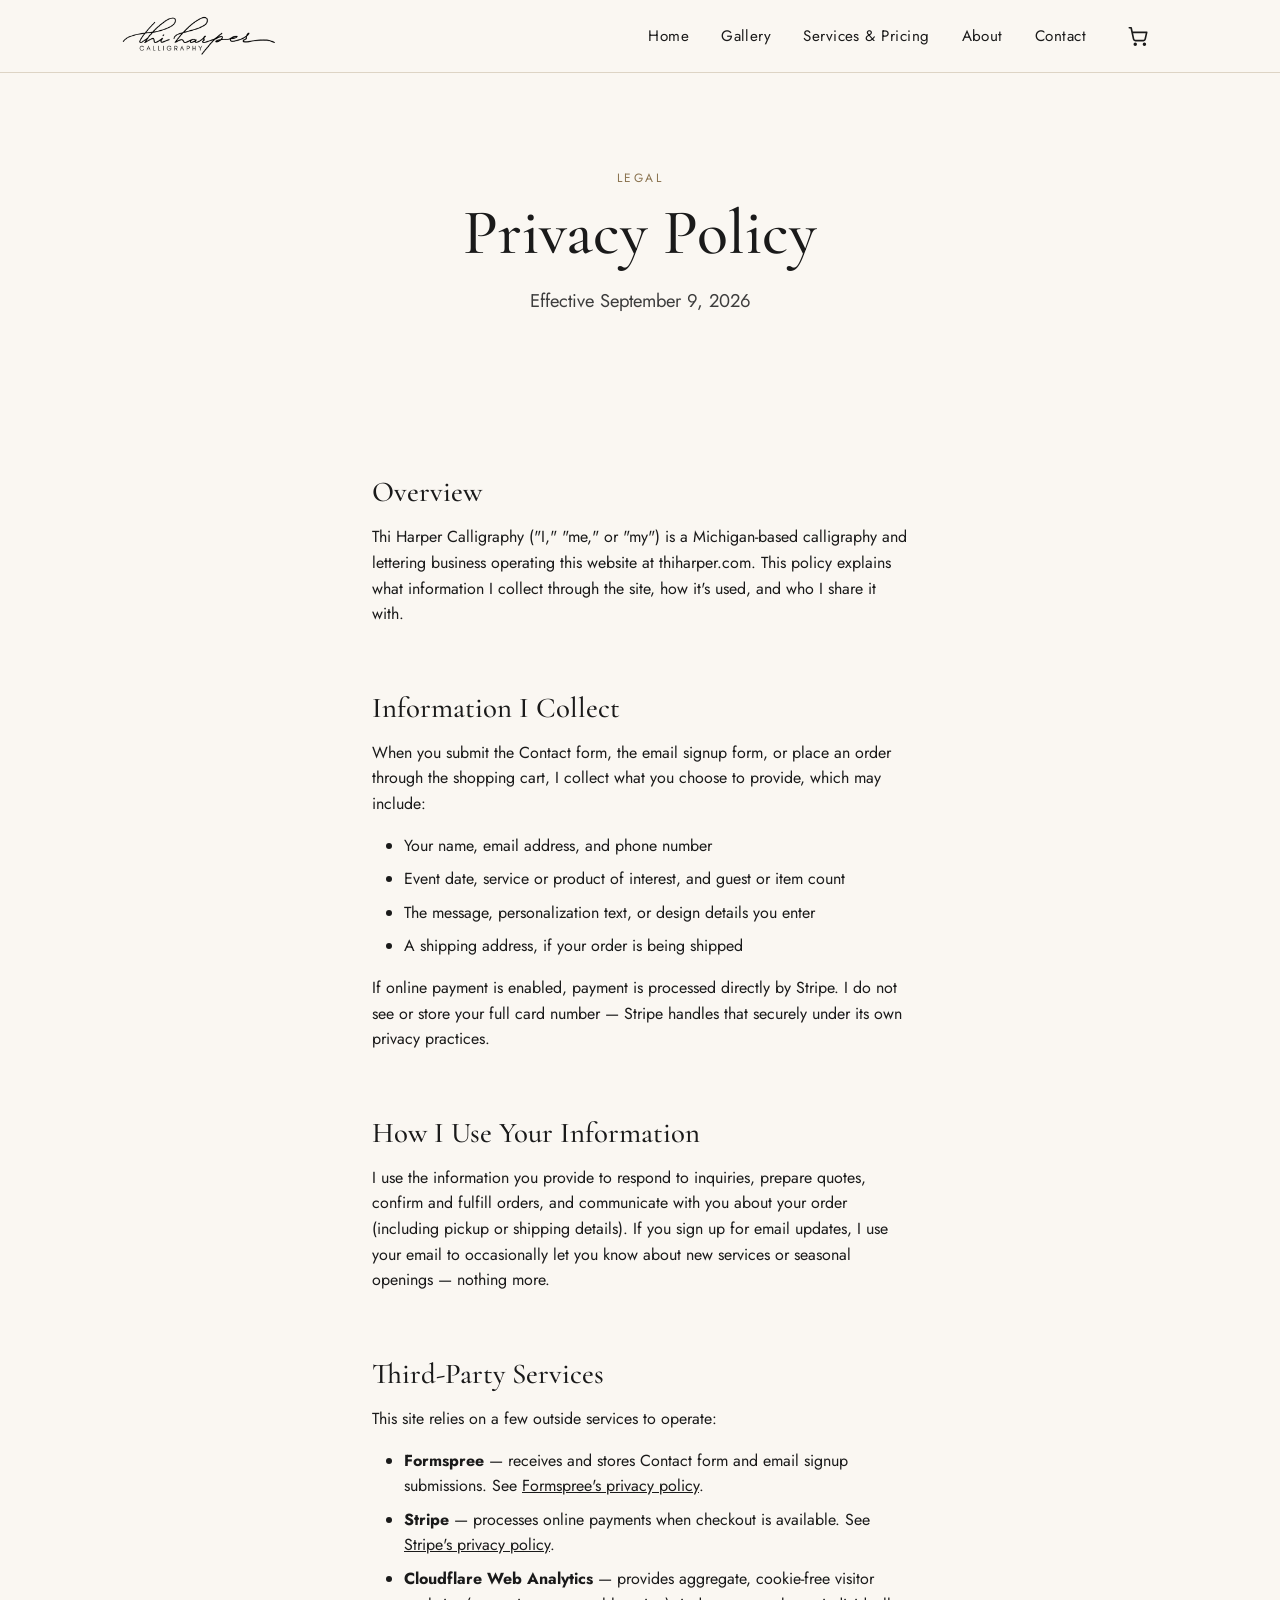
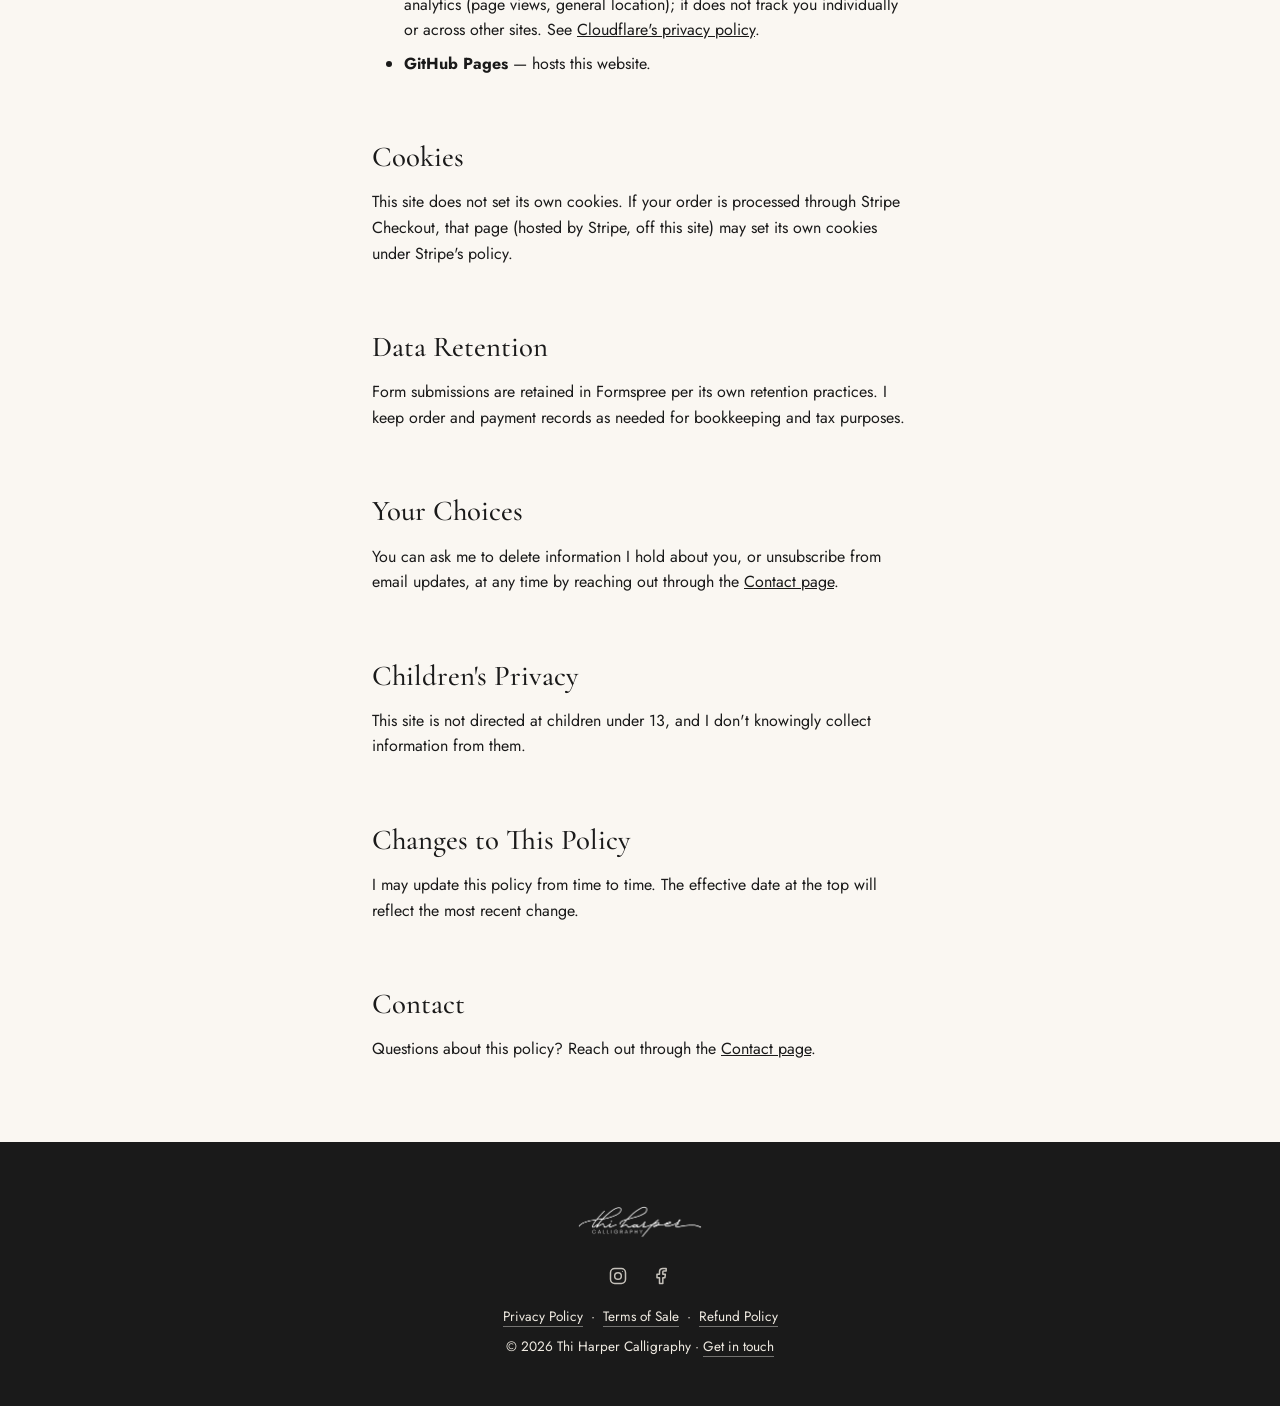
<file: privacy-policy.html>
<!DOCTYPE html>
<html lang="en">
<head>
<meta charset="UTF-8">
<meta name="viewport" content="width=device-width, initial-scale=1.0">
<title>Privacy Policy | Thi Harper Calligraphy</title>
<meta name="description" content="How Thi Harper Calligraphy collects, uses, and protects your information.">
<meta name="robots" content="noindex">
<link rel="preconnect" href="https://fonts.googleapis.com">
<link rel="preconnect" href="https://fonts.gstatic.com" crossorigin>
<link href="https://fonts.googleapis.com/css2?family=Cormorant+Garamond:wght@400;500;600&family=Jost:wght@400;500&display=swap" rel="stylesheet">
<link rel="stylesheet" href="css/style.css?v=24">
<link rel="icon" type="image/png" href="images/logo-mark.png">
</head>
<body>

<header class="site-header">
  <div class="container">
    <a class="brand" href="index.html"><img src="images/logo-black.png" alt="Thi Harper Calligraphy"></a>
    <button class="nav-toggle" aria-label="Toggle menu" aria-expanded="false">&#9776;</button>
    <nav class="site-nav">
      <ul>
        <li><a href="index.html">Home</a></li>
        <li><a href="gallery.html">Gallery</a></li>
        <li class="has-submenu">
          <a href="services.html">Services &amp; Pricing</a>
          <ul class="submenu">
            <li><a href="services.html">Weddings &amp; Keepsakes</a></li>
            <li><a href="/custom-websites/">Custom Websites</a></li>
          </ul>
        </li>
        <li><a href="about.html">About</a></li>
        <li><a href="contact.html">Contact</a></li>
      </ul>
    </nav>
  </div>
</header>

<main>
  <section class="hero">
    <div class="container">
      <p class="eyebrow">Legal</p>
      <h1>Privacy Policy</h1>
      <p class="lede">Effective September 9, 2026</p>
    </div>
  </section>

  <section class="section">
    <div class="container bio-text legal-content">
      <h2>Overview</h2>
      <p>Thi Harper Calligraphy ("I," "me," or "my") is a Michigan-based calligraphy and lettering business operating this website at thiharper.com. This policy explains what information I collect through the site, how it's used, and who I share it with.</p>

      <h2>Information I Collect</h2>
      <p>When you submit the Contact form, the email signup form, or place an order through the shopping cart, I collect what you choose to provide, which may include:</p>
      <ul>
        <li>Your name, email address, and phone number</li>
        <li>Event date, service or product of interest, and guest or item count</li>
        <li>The message, personalization text, or design details you enter</li>
        <li>A shipping address, if your order is being shipped</li>
      </ul>
      <p>If online payment is enabled, payment is processed directly by Stripe. I do not see or store your full card number &mdash; Stripe handles that securely under its own privacy practices.</p>

      <h2>How I Use Your Information</h2>
      <p>I use the information you provide to respond to inquiries, prepare quotes, confirm and fulfill orders, and communicate with you about your order (including pickup or shipping details). If you sign up for email updates, I use your email to occasionally let you know about new services or seasonal openings &mdash; nothing more.</p>

      <h2>Third-Party Services</h2>
      <p>This site relies on a few outside services to operate:</p>
      <ul>
        <li><strong>Formspree</strong> &mdash; receives and stores Contact form and email signup submissions. See <a href="https://formspree.io/legal/privacy-policy" target="_blank" rel="noopener">Formspree's privacy policy</a>.</li>
        <li><strong>Stripe</strong> &mdash; processes online payments when checkout is available. See <a href="https://stripe.com/privacy" target="_blank" rel="noopener">Stripe's privacy policy</a>.</li>
        <li><strong>Cloudflare Web Analytics</strong> &mdash; provides aggregate, cookie-free visitor analytics (page views, general location); it does not track you individually or across other sites. See <a href="https://www.cloudflare.com/privacypolicy/" target="_blank" rel="noopener">Cloudflare's privacy policy</a>.</li>
        <li><strong>GitHub Pages</strong> &mdash; hosts this website.</li>
      </ul>

      <h2>Cookies</h2>
      <p>This site does not set its own cookies. If your order is processed through Stripe Checkout, that page (hosted by Stripe, off this site) may set its own cookies under Stripe's policy.</p>

      <h2>Data Retention</h2>
      <p>Form submissions are retained in Formspree per its own retention practices. I keep order and payment records as needed for bookkeeping and tax purposes.</p>

      <h2>Your Choices</h2>
      <p>You can ask me to delete information I hold about you, or unsubscribe from email updates, at any time by reaching out through the <a href="contact.html">Contact page</a>.</p>

      <h2>Children's Privacy</h2>
      <p>This site is not directed at children under 13, and I don't knowingly collect information from them.</p>

      <h2>Changes to This Policy</h2>
      <p>I may update this policy from time to time. The effective date at the top will reflect the most recent change.</p>

      <h2>Contact</h2>
      <p>Questions about this policy? Reach out through the <a href="contact.html">Contact page</a>.</p>
    </div>
  </section>
</main>

<footer class="site-footer">
  <div class="container">
    <img src="images/logo-white.png" alt="Thi Harper Calligraphy">
    <div class="footer-social">
      <a href="https://instagram.com/thiharpercalligraphy" target="_blank" rel="noopener" aria-label="Instagram">
        <svg viewBox="0 0 24 24" fill="none" stroke="currentColor" stroke-width="1.8" stroke-linecap="round" stroke-linejoin="round"><rect x="3" y="3" width="18" height="18" rx="5"></rect><circle cx="12" cy="12" r="4"></circle><circle cx="17.3" cy="6.7" r="0.6" fill="currentColor" stroke="none"></circle></svg>
      </a>
      <a href="https://www.facebook.com/ThiHarperCalligraphy/" target="_blank" rel="noopener" aria-label="Facebook">
        <svg viewBox="0 0 24 24" fill="none" stroke="currentColor" stroke-width="1.8" stroke-linecap="round" stroke-linejoin="round"><path d="M15 3h-2a4 4 0 0 0-4 4v3H6v4h3v7h4v-7h2.5l.5-4H13V7a1 1 0 0 1 1-1h3V3z"></path></svg>
      </a>
    </div>
    <p class="footer-legal"><a href="privacy-policy.html">Privacy Policy</a>&middot;<a href="terms-of-sale.html">Terms of Sale</a>&middot;<a href="refund-policy.html">Refund Policy</a></p>
    <p>&copy; <span id="year"></span> Thi Harper Calligraphy &middot; <a href="contact.html">Get in touch</a></p>
  </div>
</footer>

<script src="js/main.js?v=1"></script>
<script src="js/cart.js?v=1"></script>
<script>document.getElementById('year').textContent = new Date().getFullYear();</script>
<!-- Cloudflare Web Analytics --><script type='module' src='https://static.cloudflareinsights.com/beacon.min.js' data-cf-beacon='{"token": "7a4366d158c54782a2ad3c0936f60c97"}'></script><!-- End Cloudflare Web Analytics -->
</body>
</html>
</file>
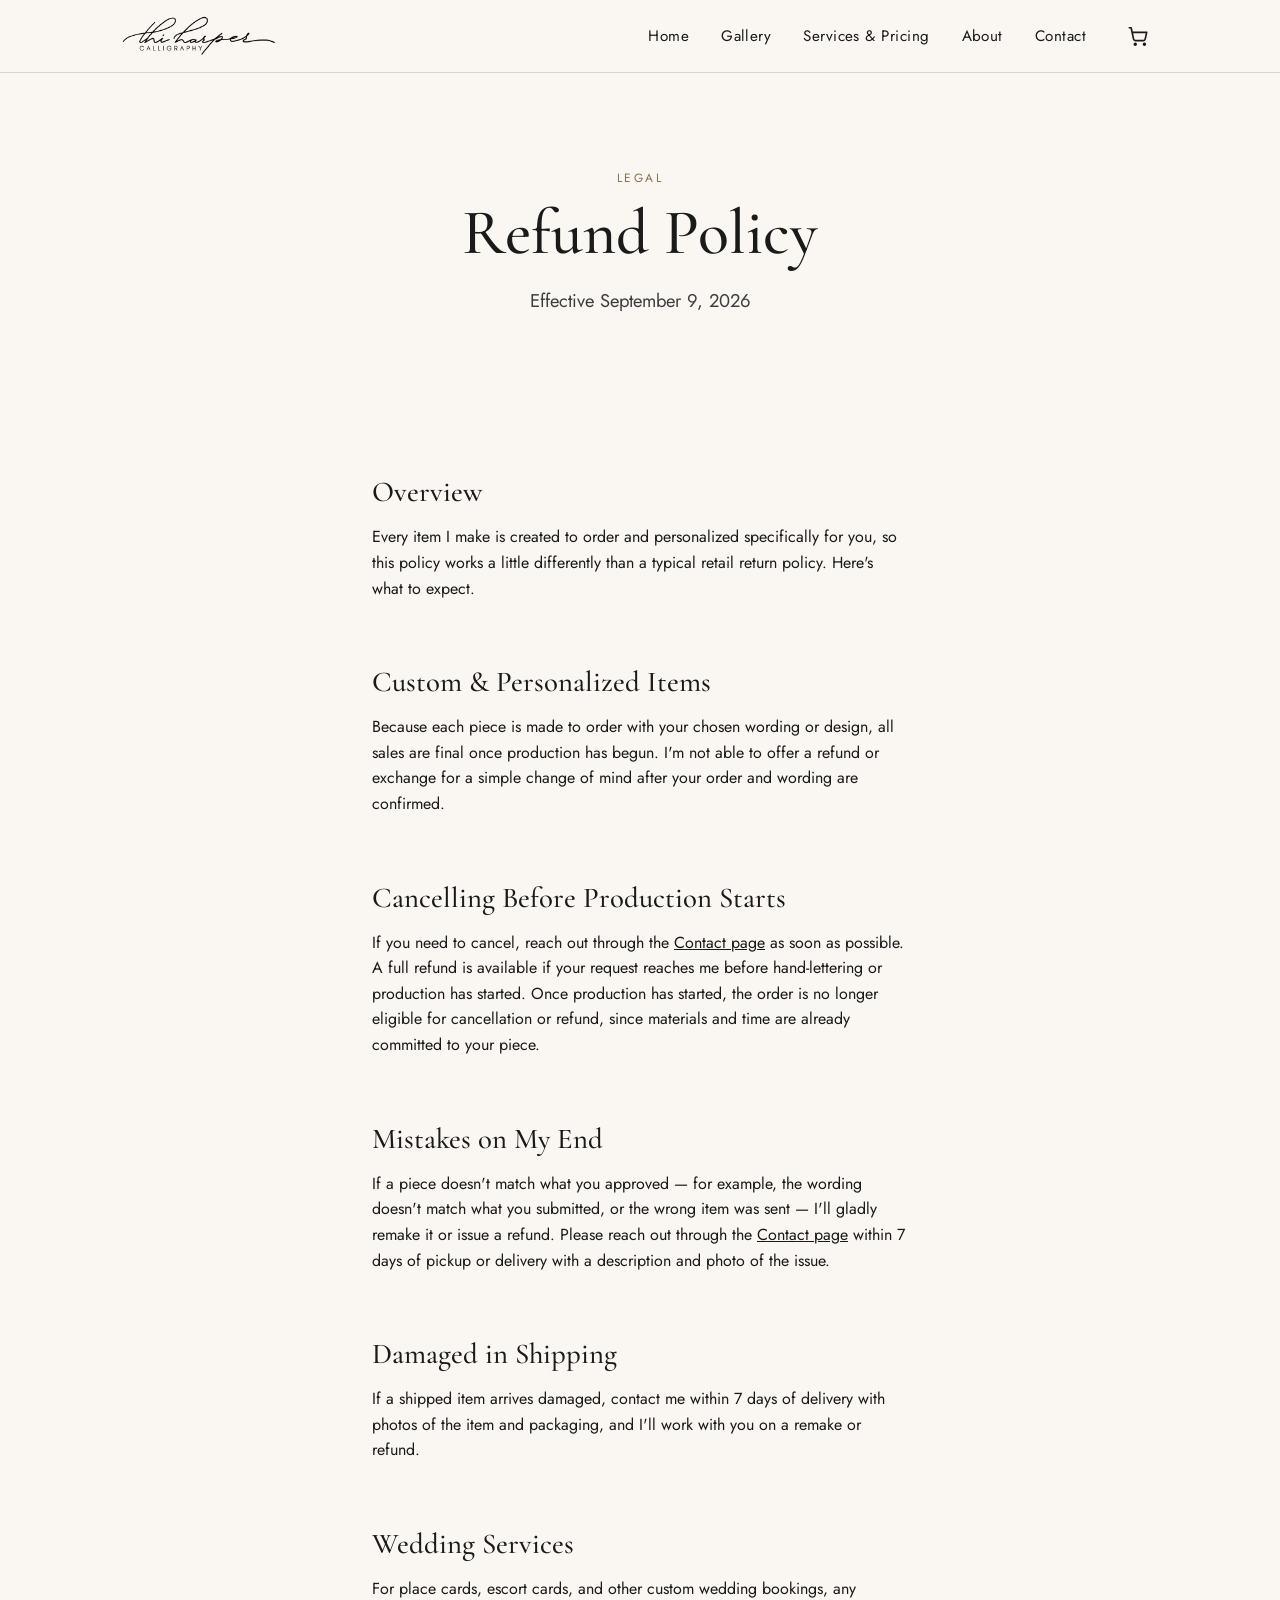
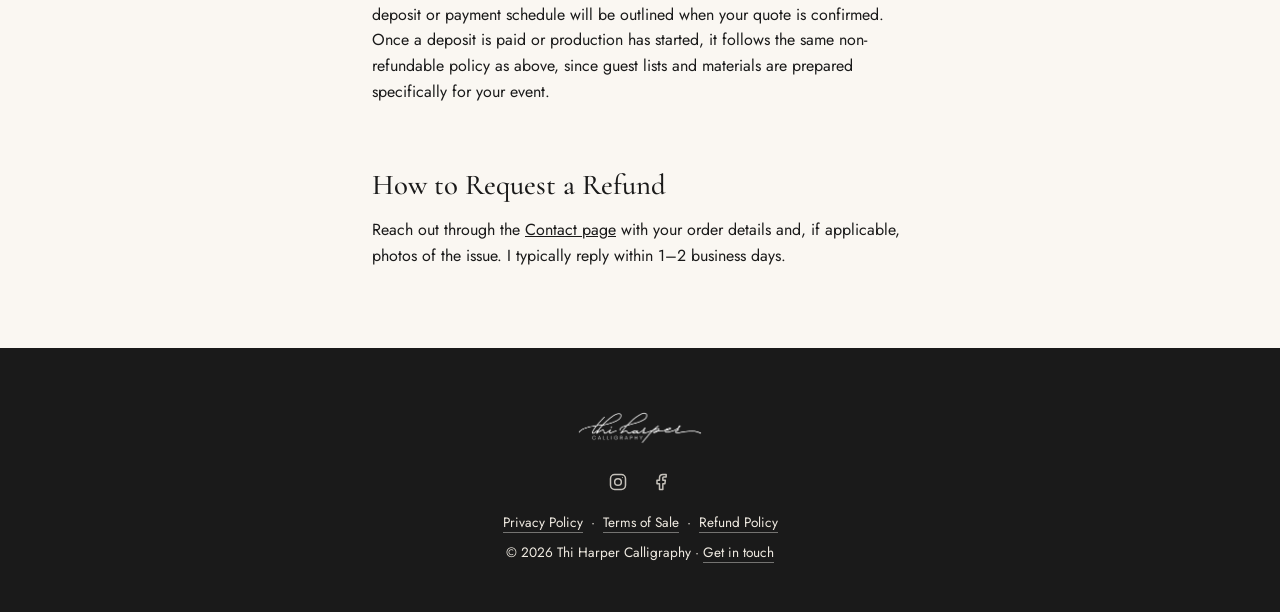
<file: refund-policy.html>
<!DOCTYPE html>
<html lang="en">
<head>
<meta charset="UTF-8">
<meta name="viewport" content="width=device-width, initial-scale=1.0">
<title>Refund Policy | Thi Harper Calligraphy</title>
<meta name="description" content="Refund, return, and cancellation policy for orders placed with Thi Harper Calligraphy.">
<meta name="robots" content="noindex">
<link rel="preconnect" href="https://fonts.googleapis.com">
<link rel="preconnect" href="https://fonts.gstatic.com" crossorigin>
<link href="https://fonts.googleapis.com/css2?family=Cormorant+Garamond:wght@400;500;600&family=Jost:wght@400;500&display=swap" rel="stylesheet">
<link rel="stylesheet" href="css/style.css?v=24">
<link rel="icon" type="image/png" href="images/logo-mark.png">
</head>
<body>

<header class="site-header">
  <div class="container">
    <a class="brand" href="index.html"><img src="images/logo-black.png" alt="Thi Harper Calligraphy"></a>
    <button class="nav-toggle" aria-label="Toggle menu" aria-expanded="false">&#9776;</button>
    <nav class="site-nav">
      <ul>
        <li><a href="index.html">Home</a></li>
        <li><a href="gallery.html">Gallery</a></li>
        <li class="has-submenu">
          <a href="services.html">Services &amp; Pricing</a>
          <ul class="submenu">
            <li><a href="services.html">Weddings &amp; Keepsakes</a></li>
            <li><a href="/custom-websites/">Custom Websites</a></li>
          </ul>
        </li>
        <li><a href="about.html">About</a></li>
        <li><a href="contact.html">Contact</a></li>
      </ul>
    </nav>
  </div>
</header>

<main>
  <section class="hero">
    <div class="container">
      <p class="eyebrow">Legal</p>
      <h1>Refund Policy</h1>
      <p class="lede">Effective September 9, 2026</p>
    </div>
  </section>

  <section class="section">
    <div class="container bio-text legal-content">
      <h2>Overview</h2>
      <p>Every item I make is created to order and personalized specifically for you, so this policy works a little differently than a typical retail return policy. Here's what to expect.</p>

      <h2>Custom &amp; Personalized Items</h2>
      <p>Because each piece is made to order with your chosen wording or design, all sales are final once production has begun. I'm not able to offer a refund or exchange for a simple change of mind after your order and wording are confirmed.</p>

      <h2>Cancelling Before Production Starts</h2>
      <p>If you need to cancel, reach out through the <a href="contact.html">Contact page</a> as soon as possible. A full refund is available if your request reaches me before hand-lettering or production has started. Once production has started, the order is no longer eligible for cancellation or refund, since materials and time are already committed to your piece.</p>

      <h2>Mistakes on My End</h2>
      <p>If a piece doesn't match what you approved &mdash; for example, the wording doesn't match what you submitted, or the wrong item was sent &mdash; I'll gladly remake it or issue a refund. Please reach out through the <a href="contact.html">Contact page</a> within 7 days of pickup or delivery with a description and photo of the issue.</p>

      <h2>Damaged in Shipping</h2>
      <p>If a shipped item arrives damaged, contact me within 7 days of delivery with photos of the item and packaging, and I'll work with you on a remake or refund.</p>

      <h2>Wedding Services</h2>
      <p>For place cards, escort cards, and other custom wedding bookings, any deposit or payment schedule will be outlined when your quote is confirmed. Once a deposit is paid or production has started, it follows the same non-refundable policy as above, since guest lists and materials are prepared specifically for your event.</p>

      <h2>How to Request a Refund</h2>
      <p>Reach out through the <a href="contact.html">Contact page</a> with your order details and, if applicable, photos of the issue. I typically reply within 1&ndash;2 business days.</p>
    </div>
  </section>
</main>

<footer class="site-footer">
  <div class="container">
    <img src="images/logo-white.png" alt="Thi Harper Calligraphy">
    <div class="footer-social">
      <a href="https://instagram.com/thiharpercalligraphy" target="_blank" rel="noopener" aria-label="Instagram">
        <svg viewBox="0 0 24 24" fill="none" stroke="currentColor" stroke-width="1.8" stroke-linecap="round" stroke-linejoin="round"><rect x="3" y="3" width="18" height="18" rx="5"></rect><circle cx="12" cy="12" r="4"></circle><circle cx="17.3" cy="6.7" r="0.6" fill="currentColor" stroke="none"></circle></svg>
      </a>
      <a href="https://www.facebook.com/ThiHarperCalligraphy/" target="_blank" rel="noopener" aria-label="Facebook">
        <svg viewBox="0 0 24 24" fill="none" stroke="currentColor" stroke-width="1.8" stroke-linecap="round" stroke-linejoin="round"><path d="M15 3h-2a4 4 0 0 0-4 4v3H6v4h3v7h4v-7h2.5l.5-4H13V7a1 1 0 0 1 1-1h3V3z"></path></svg>
      </a>
    </div>
    <p class="footer-legal"><a href="privacy-policy.html">Privacy Policy</a>&middot;<a href="terms-of-sale.html">Terms of Sale</a>&middot;<a href="refund-policy.html">Refund Policy</a></p>
    <p>&copy; <span id="year"></span> Thi Harper Calligraphy &middot; <a href="contact.html">Get in touch</a></p>
  </div>
</footer>

<script src="js/main.js?v=1"></script>
<script src="js/cart.js?v=1"></script>
<script>document.getElementById('year').textContent = new Date().getFullYear();</script>
<!-- Cloudflare Web Analytics --><script type='module' src='https://static.cloudflareinsights.com/beacon.min.js' data-cf-beacon='{"token": "7a4366d158c54782a2ad3c0936f60c97"}'></script><!-- End Cloudflare Web Analytics -->
</body>
</html>
</file>
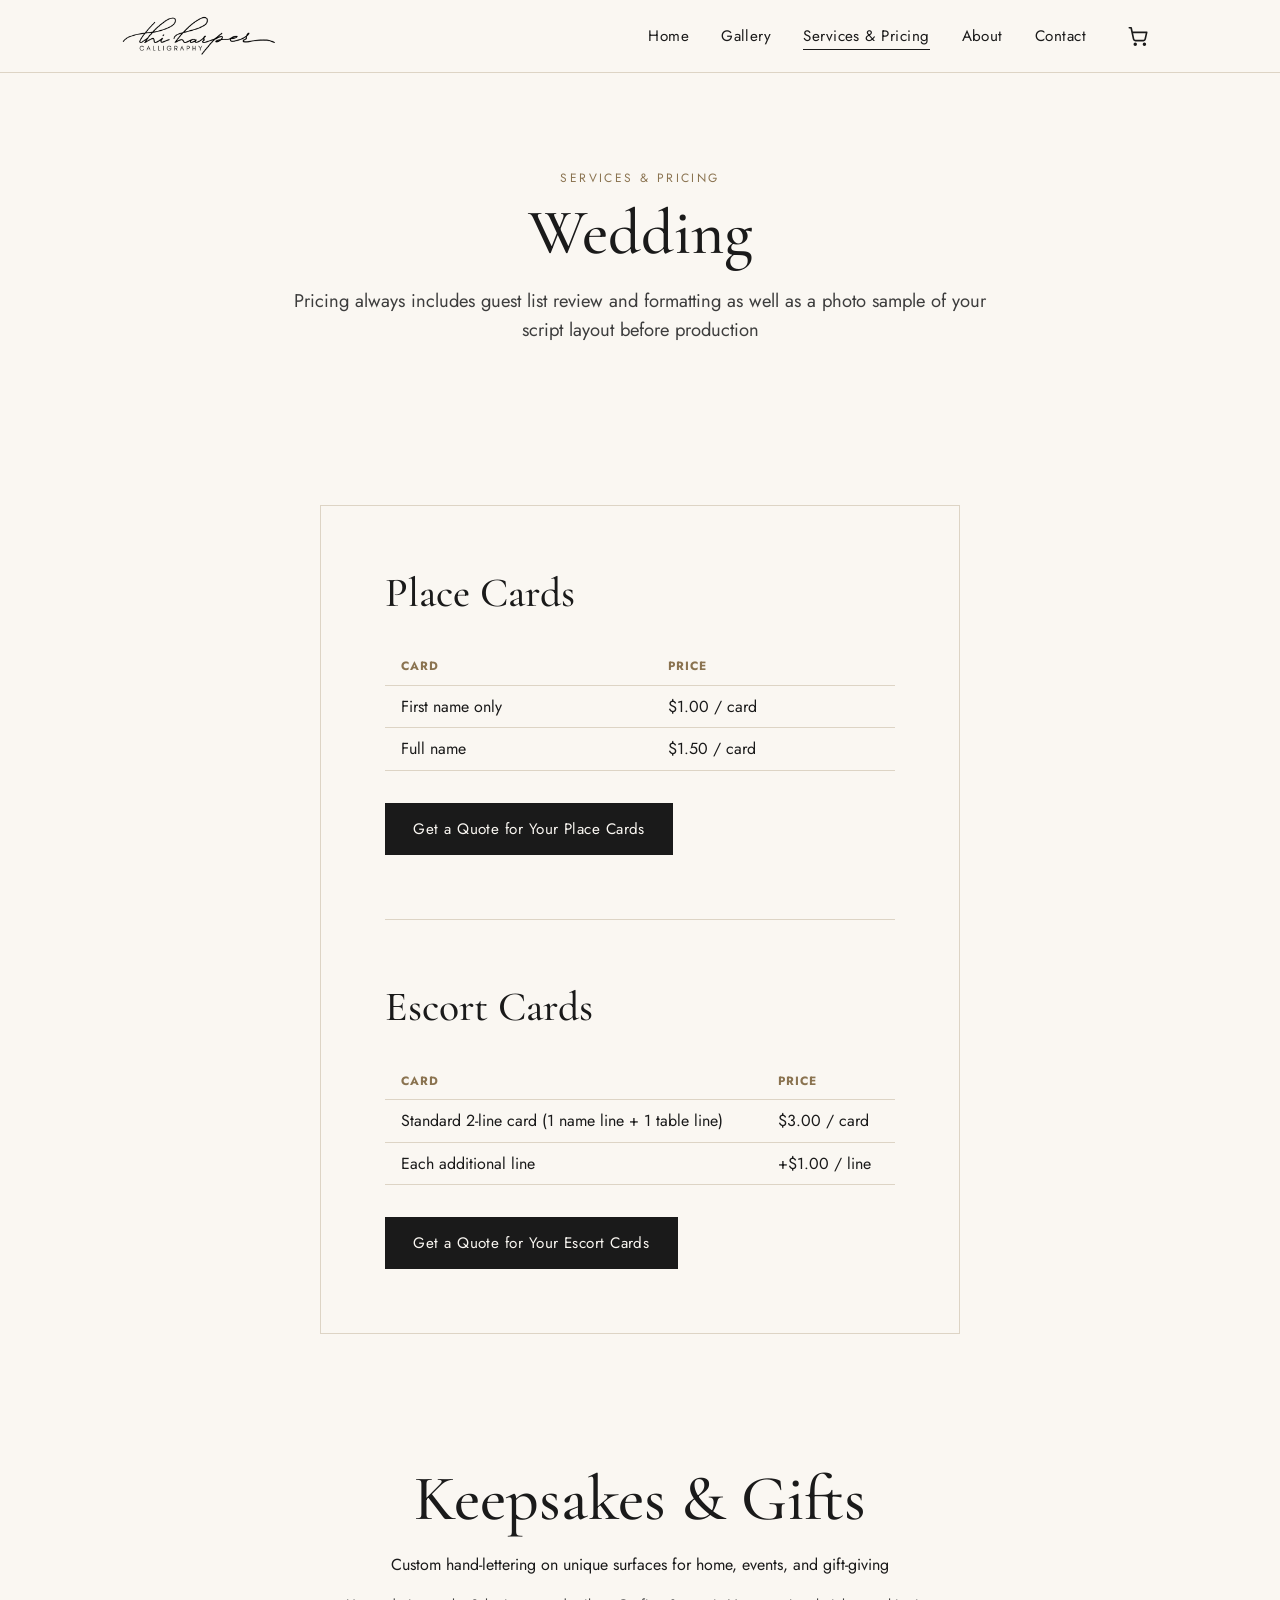
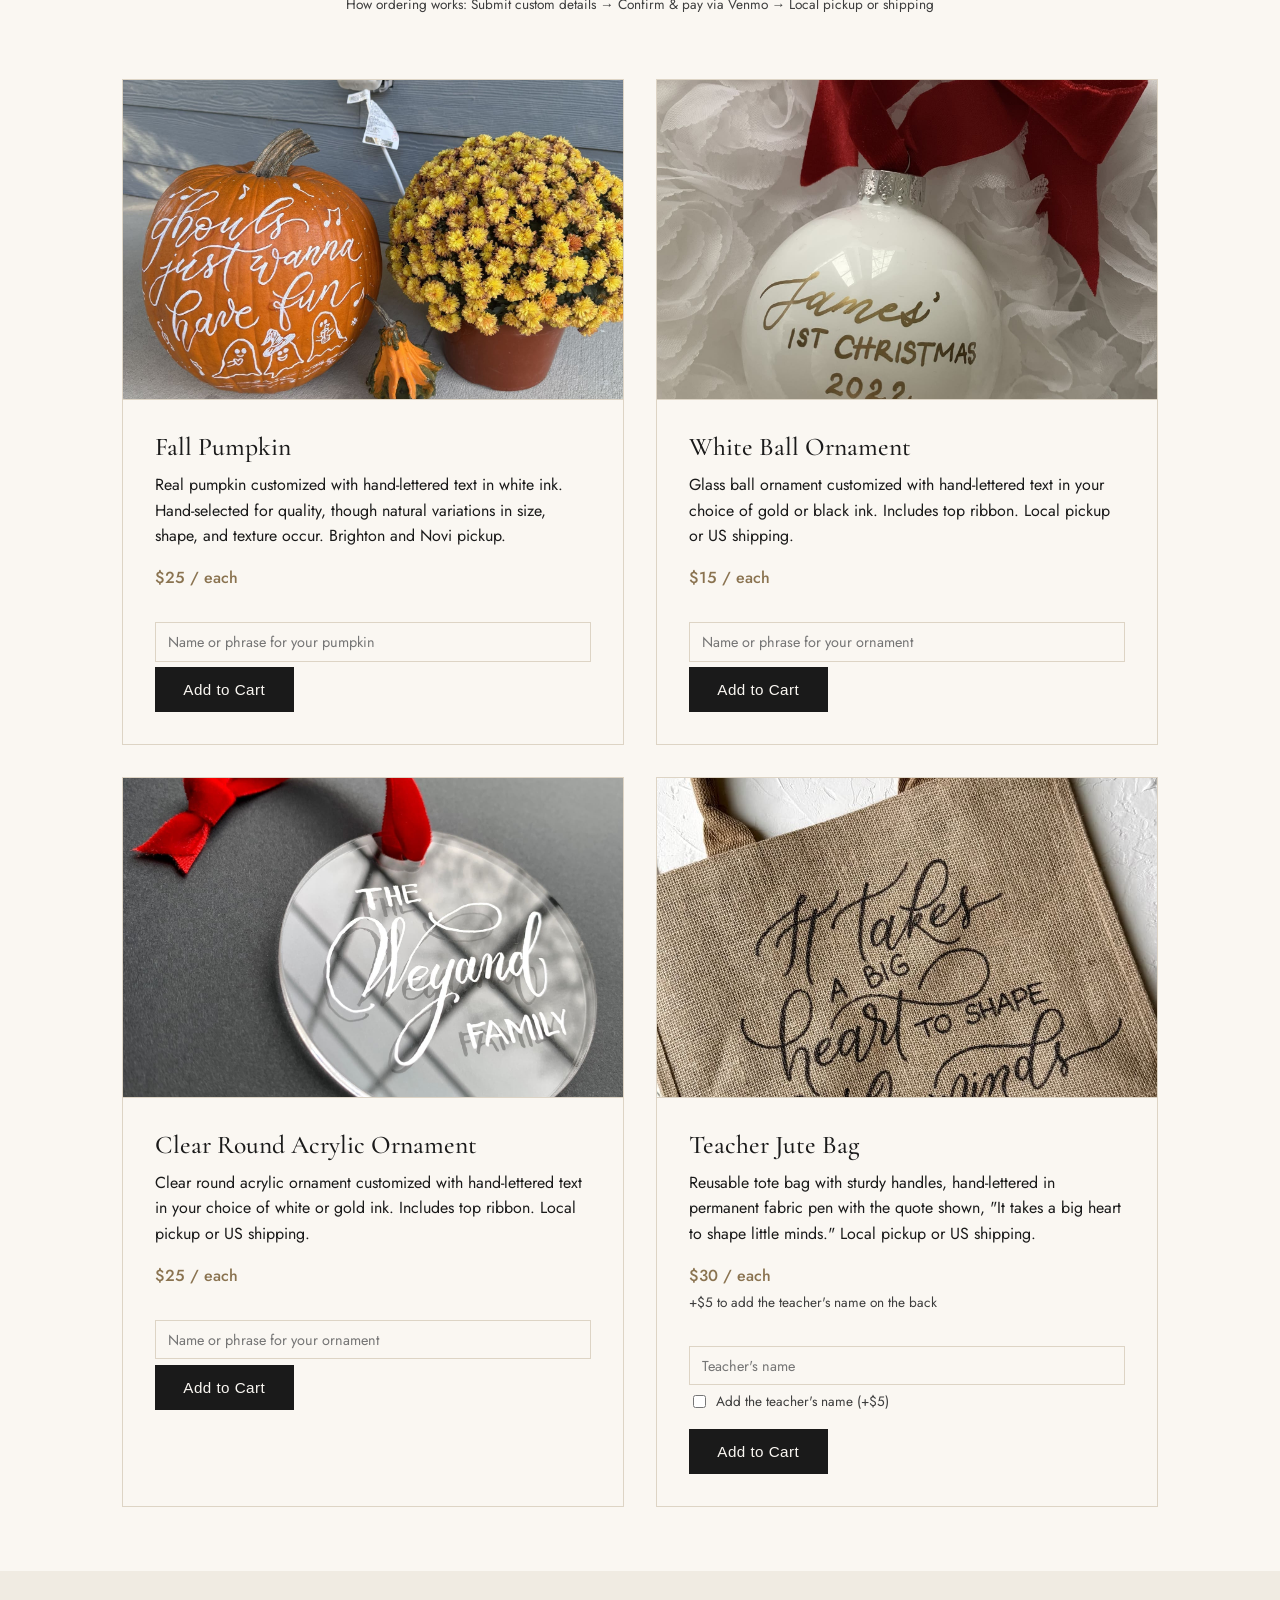
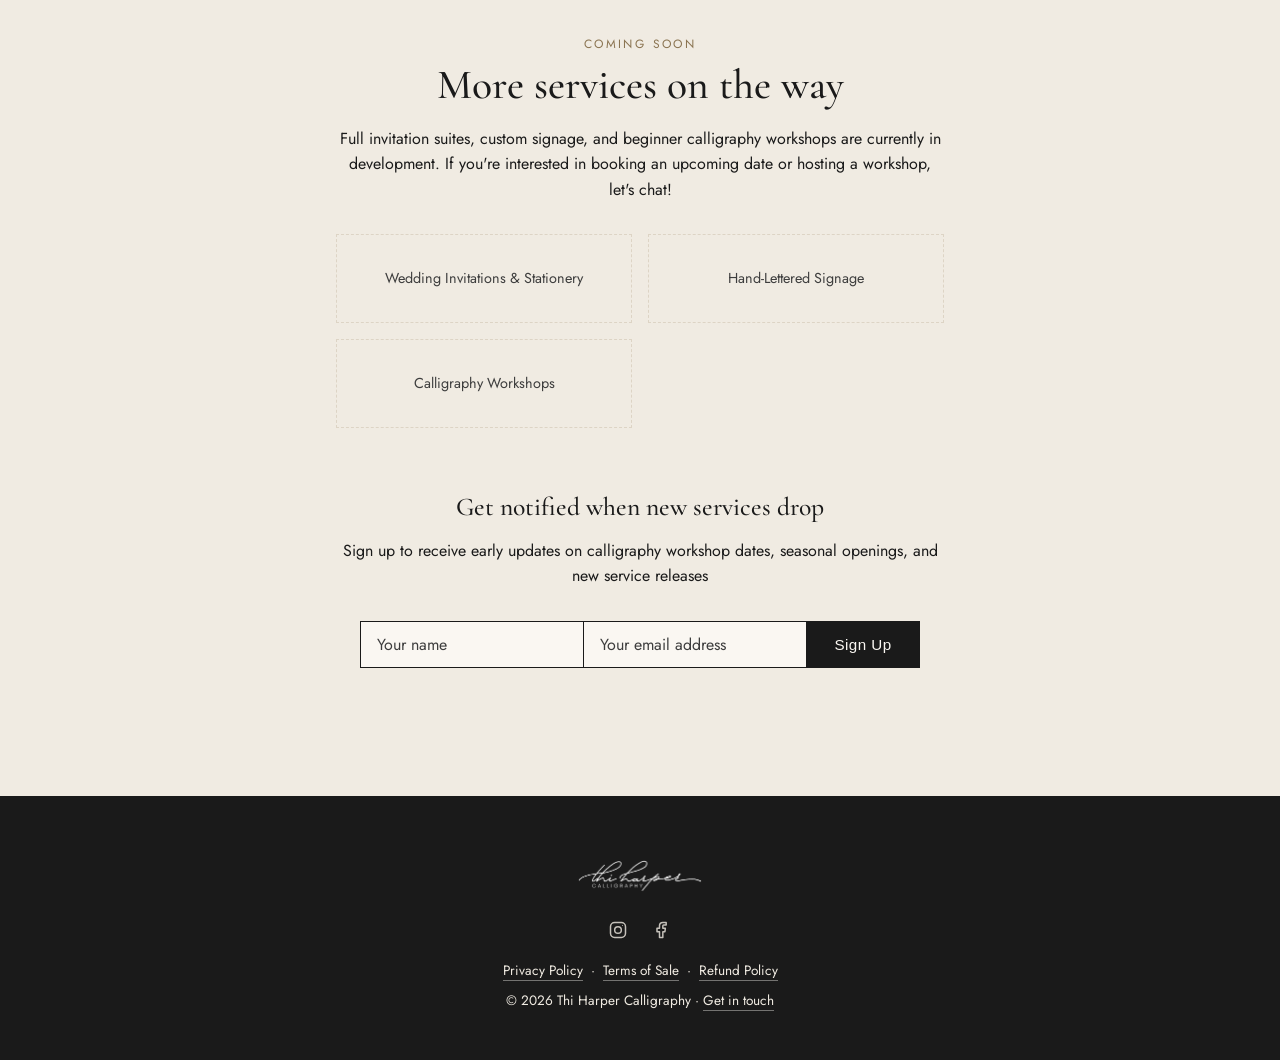
<file: services.html>
<!DOCTYPE html>
<html lang="en">
<head>
<meta charset="UTF-8">
<meta name="viewport" content="width=device-width, initial-scale=1.0">
<title>Services &amp; Pricing | Thi Harper Calligraphy</title>
<meta name="description" content="Wedding calligraphy pricing for place cards and escort cards. More services coming soon.">
<link rel="preconnect" href="https://fonts.googleapis.com">
<link rel="preconnect" href="https://fonts.gstatic.com" crossorigin>
<link href="https://fonts.googleapis.com/css2?family=Cormorant+Garamond:wght@400;500;600&family=Jost:wght@400;500&display=swap" rel="stylesheet">
<link rel="stylesheet" href="css/style.css?v=24">
<link rel="icon" type="image/png" href="images/logo-mark.png">
</head>
<body>

<header class="site-header">
  <div class="container">
    <a class="brand" href="index.html"><img src="images/logo-black.png" alt="Thi Harper Calligraphy"></a>
    <button class="nav-toggle" aria-label="Toggle menu" aria-expanded="false">&#9776;</button>
    <nav class="site-nav">
      <ul>
        <li><a href="index.html">Home</a></li>
        <li><a href="gallery.html">Gallery</a></li>
        <li class="has-submenu">
          <a href="services.html" aria-current="page">Services &amp; Pricing</a>
          <ul class="submenu">
            <li><a href="services.html" aria-current="page">Weddings &amp; Keepsakes</a></li>
            <li><a href="/custom-websites/">Custom Websites</a></li>
          </ul>
        </li>
        <li><a href="about.html">About</a></li>
        <li><a href="contact.html">Contact</a></li>
      </ul>
    </nav>
  </div>
</header>

<main>
  <section class="hero">
    <div class="container">
      <p class="eyebrow">Services &amp; Pricing</p>
      <h1>Wedding</h1>
      <p class="lede">Pricing always includes guest list review and formatting as well as a photo sample of your script layout before production</p>
    </div>
  </section>

  <section class="section">
    <div class="container">
      <div class="service-card">
        <div class="service-block">
          <h2>Place Cards</h2>
          <table class="price-table">
            <thead>
              <tr>
                <th>Card</th>
                <th>Price</th>
              </tr>
            </thead>
            <tbody>
              <tr>
                <td>First name only</td>
                <td>$1.00 / card</td>
              </tr>
              <tr>
                <td>Full name</td>
                <td>$1.50 / card</td>
              </tr>
            </tbody>
          </table>
          <a class="btn" href="contact.html?service=place-cards">Get a Quote for Your Place Cards</a>
        </div>

        <div class="service-block">
          <h2>Escort Cards</h2>
          <table class="price-table">
            <thead>
              <tr>
                <th>Card</th>
                <th>Price</th>
              </tr>
            </thead>
            <tbody>
              <tr>
                <td>Standard 2-line card (1 name line + 1 table line)</td>
                <td>$3.00 / card</td>
              </tr>
              <tr>
                <td>Each additional line</td>
                <td>+$1.00 / line</td>
              </tr>
            </tbody>
          </table>
          <a class="btn" href="contact.html?service=escort-cards">Get a Quote for Your Escort Cards</a>
        </div>
      </div>
    </div>
  </section>

  <section class="section" id="keepsakes">
    <div class="container section-head">
      <h1>Keepsakes &amp; Gifts</h1>
      <p class="lede">Custom hand-lettering on unique surfaces for home, events, and gift-giving</p>
      <p class="form-note">How ordering works: Submit custom details &rarr; Confirm &amp; pay via Venmo &rarr; Local pickup or shipping</p>
    </div>
    <div class="container">
      <div class="keepsake-grid">
        <article class="keepsake-item">
          <img src="images/pumpkin-lettering.jpg" alt="Hand-lettered pumpkin reading 'ghouls just wanna have fun' with painted ghost illustrations">
          <div class="keepsake-item-body">
            <h3>Fall Pumpkin</h3>
            <p>Real pumpkin customized with hand-lettered text in white ink. Hand-selected for quality, though natural variations in size, shape, and texture occur. Brighton and Novi pickup.</p>
            <p class="price">$25 / each</p>
            <div class="add-to-cart" data-product-id="fall-pumpkin" data-product-name="Fall Pumpkin" data-product-price="25" data-pickup-only="true">
              <label class="sr-only" for="personalize-fall-pumpkin">Personalization for Fall Pumpkin</label>
              <input type="text" id="personalize-fall-pumpkin" class="personalize-input" placeholder="Name or phrase for your pumpkin">
              <button type="button" class="btn add-to-cart-btn">Add to Cart</button>
            </div>
          </div>
        </article>

        <article class="keepsake-item">
          <img src="images/keepsake-ornament-ball.jpg" alt="White glass ball ornament hand-lettered 'James' 1st Christmas 2022' in gold with a red velvet bow">
          <div class="keepsake-item-body">
            <h3>White Ball Ornament</h3>
            <p>Glass ball ornament customized with hand-lettered text in your choice of gold or black ink. Includes top ribbon. Local pickup or US shipping.</p>
            <p class="price">$15 / each</p>
            <div class="add-to-cart" data-product-id="white-ball-ornament" data-product-name="White Ball Ornament" data-product-price="15" data-pickup-only="false">
              <label class="sr-only" for="personalize-white-ball">Personalization for White Ball Ornament</label>
              <input type="text" id="personalize-white-ball" class="personalize-input" placeholder="Name or phrase for your ornament">
              <button type="button" class="btn add-to-cart-btn">Add to Cart</button>
            </div>
          </div>
        </article>

        <article class="keepsake-item">
          <img src="images/keepsake-ornament-acrylic.jpg" alt="Clear round acrylic ornament hand-lettered 'The Weyand Family' with a red ribbon">
          <div class="keepsake-item-body">
            <h3>Clear Round Acrylic Ornament</h3>
            <p>Clear round acrylic ornament customized with hand-lettered text in your choice of white or gold ink. Includes top ribbon. Local pickup or US shipping.</p>
            <p class="price">$25 / each</p>
            <div class="add-to-cart" data-product-id="acrylic-ornament" data-product-name="Clear Round Acrylic Ornament" data-product-price="25" data-pickup-only="false">
              <label class="sr-only" for="personalize-acrylic">Personalization for Clear Round Acrylic Ornament</label>
              <input type="text" id="personalize-acrylic" class="personalize-input" placeholder="Name or phrase for your ornament">
              <button type="button" class="btn add-to-cart-btn">Add to Cart</button>
            </div>
          </div>
        </article>

        <article class="keepsake-item">
          <img src="images/keepsake-teacher-bag.jpg" alt="Jute tote bag hand-lettered 'It takes a big heart to shape little minds'">
          <div class="keepsake-item-body">
            <h3>Teacher Jute Bag</h3>
            <p>Reusable tote bag with sturdy handles, hand-lettered in permanent fabric pen with the quote shown, "It takes a big heart to shape little minds." Local pickup or US shipping.</p>
            <p class="price">$30 / each</p>
            <p class="price-addon">+$5 to add the teacher's name on the back</p>
            <div class="add-to-cart" data-product-id="teacher-bag" data-product-name="Teacher Jute Bag" data-product-price="30" data-pickup-only="false">
              <label class="sr-only" for="personalize-teacher-bag">Teacher's name for Teacher Jute Bag</label>
              <input type="text" id="personalize-teacher-bag" class="personalize-input" placeholder="Teacher's name">
              <label class="addon-checkbox">
                <input type="checkbox" class="addon-input" data-addon-price="5" data-addon-name="with teacher's name">
                Add the teacher's name (+$5)
              </label>
              <button type="button" class="btn add-to-cart-btn">Add to Cart</button>
            </div>
          </div>
        </article>
      </div>
    </div>
  </section>

  <section class="section section-alt">
    <div class="container section-head">
      <p class="eyebrow">Coming Soon</p>
      <h2>More services on the way</h2>
      <p>Full invitation suites, custom signage, and beginner calligraphy workshops are currently in development. If you're interested in booking an upcoming date or hosting a workshop, let's chat!</p>
      <div class="coming-soon-grid">
        <div>Wedding Invitations &amp; Stationery</div>
        <div>Hand-Lettered Signage</div>
        <div>Calligraphy Workshops</div>
      </div>

      <h3>Get notified when new services drop</h3>
      <p>Sign up to receive early updates on calligraphy workshop dates, seasonal openings, and new service releases</p>
      <form class="signup-form" id="signupForm" action="https://formspree.io/f/xyeydabn" method="POST">
        <label for="signup_name" class="sr-only">Name</label>
        <input type="text" id="signup_name" name="name" placeholder="Your name" required>
        <label for="signup_email" class="sr-only">Email address</label>
        <input type="email" id="signup_email" name="email" placeholder="Your email address" required>
        <input type="hidden" name="_subject" value="New email signup">
        <div class="hp-field" aria-hidden="true">
          <label for="signup_hp">Leave this field blank</label>
          <input type="text" id="signup_hp" name="_gotcha" tabindex="-1" autocomplete="off">
        </div>
        <button class="btn" type="submit">Sign Up</button>
      </form>
      <p class="form-status" id="signupStatus" role="status" aria-live="polite" tabindex="-1" hidden></p>
    </div>
  </section>
</main>

<footer class="site-footer">
  <div class="container">
    <img src="images/logo-white.png" alt="Thi Harper Calligraphy">
    <div class="footer-social">
      <a href="https://instagram.com/thiharpercalligraphy" target="_blank" rel="noopener" aria-label="Instagram">
        <svg viewBox="0 0 24 24" fill="none" stroke="currentColor" stroke-width="1.8" stroke-linecap="round" stroke-linejoin="round"><rect x="3" y="3" width="18" height="18" rx="5"></rect><circle cx="12" cy="12" r="4"></circle><circle cx="17.3" cy="6.7" r="0.6" fill="currentColor" stroke="none"></circle></svg>
      </a>
      <a href="https://www.facebook.com/ThiHarperCalligraphy/" target="_blank" rel="noopener" aria-label="Facebook">
        <svg viewBox="0 0 24 24" fill="none" stroke="currentColor" stroke-width="1.8" stroke-linecap="round" stroke-linejoin="round"><path d="M15 3h-2a4 4 0 0 0-4 4v3H6v4h3v7h4v-7h2.5l.5-4H13V7a1 1 0 0 1 1-1h3V3z"></path></svg>
      </a>
    </div>
    <p class="footer-legal"><a href="privacy-policy.html">Privacy Policy</a>&middot;<a href="terms-of-sale.html">Terms of Sale</a>&middot;<a href="refund-policy.html">Refund Policy</a></p>
    <p>&copy; <span id="year"></span> Thi Harper Calligraphy &middot; <a href="contact.html">Get in touch</a></p>
  </div>
</footer>

<script src="js/main.js?v=1"></script>
<script src="js/cart.js?v=1"></script>
<script src="js/signup-form.js?v=1"></script>
<script>document.getElementById('year').textContent = new Date().getFullYear();</script>
<!-- Cloudflare Web Analytics --><script type='module' src='https://static.cloudflareinsights.com/beacon.min.js' data-cf-beacon='{"token": "7a4366d158c54782a2ad3c0936f60c97"}'></script><!-- End Cloudflare Web Analytics -->
</body>
</html>
</file>
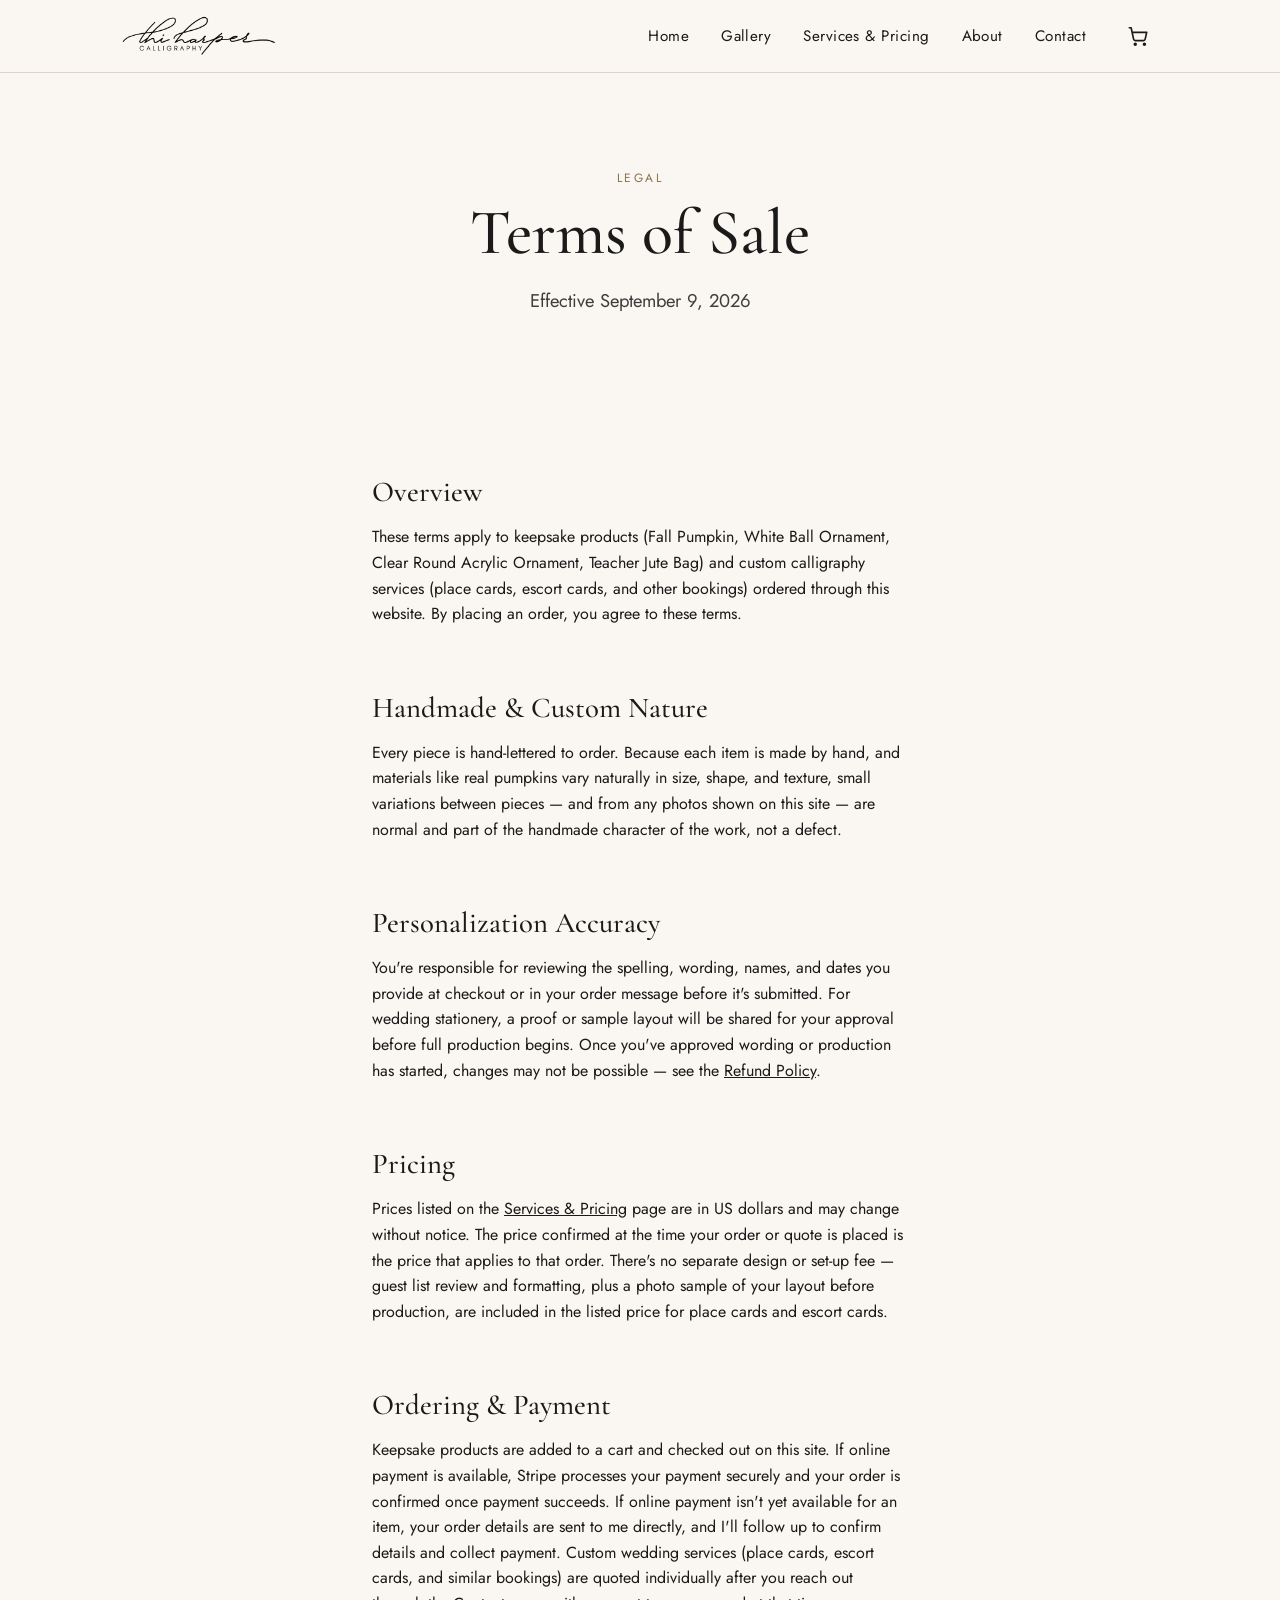
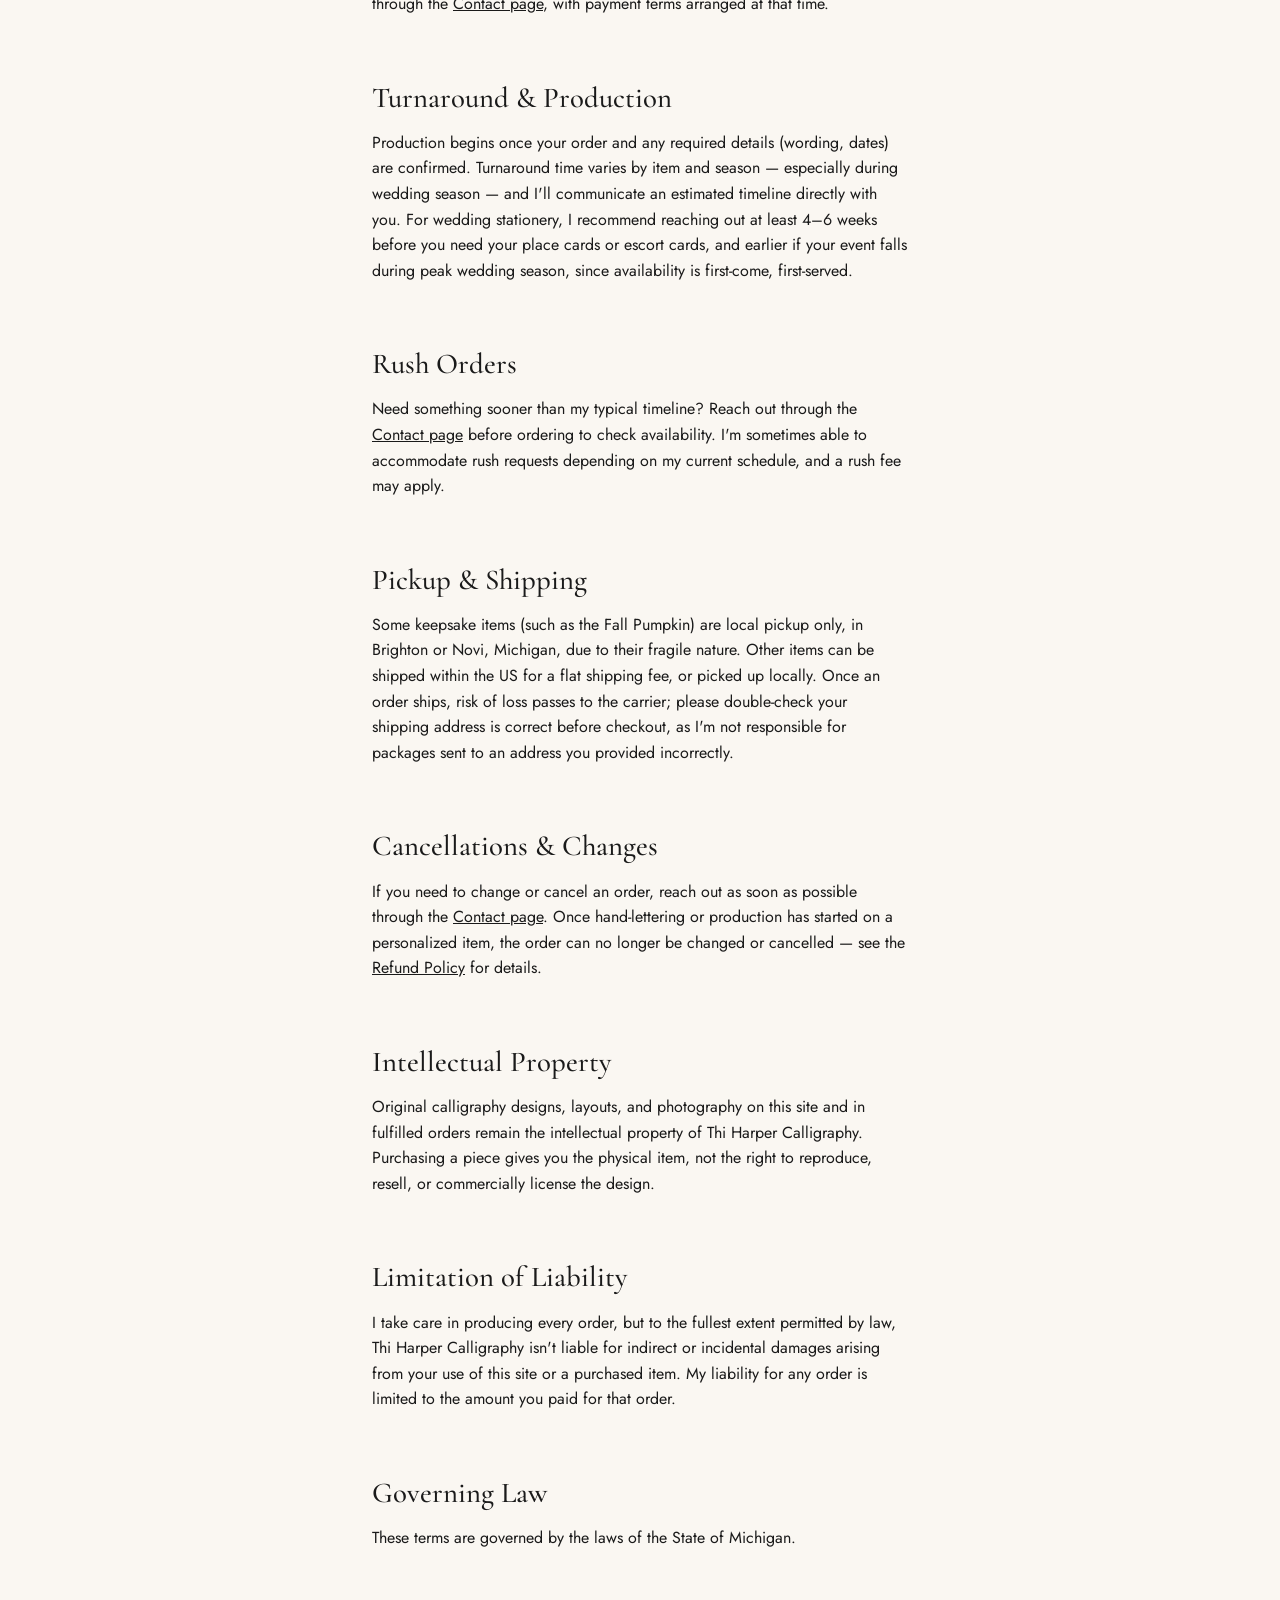
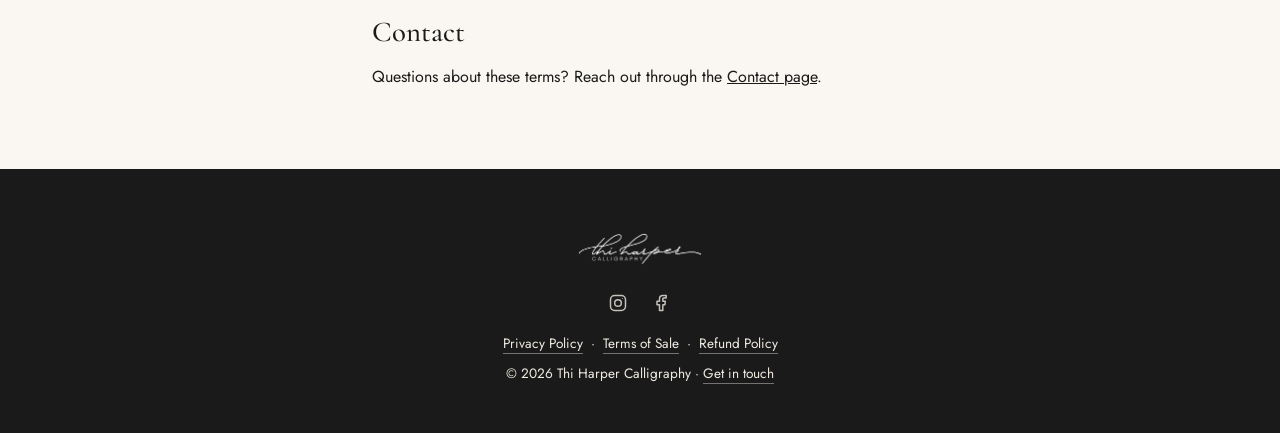
<file: terms-of-sale.html>
<!DOCTYPE html>
<html lang="en">
<head>
<meta charset="UTF-8">
<meta name="viewport" content="width=device-width, initial-scale=1.0">
<title>Terms of Sale | Thi Harper Calligraphy</title>
<meta name="description" content="Terms and conditions for orders placed with Thi Harper Calligraphy.">
<meta name="robots" content="noindex">
<link rel="preconnect" href="https://fonts.googleapis.com">
<link rel="preconnect" href="https://fonts.gstatic.com" crossorigin>
<link href="https://fonts.googleapis.com/css2?family=Cormorant+Garamond:wght@400;500;600&family=Jost:wght@400;500&display=swap" rel="stylesheet">
<link rel="stylesheet" href="css/style.css?v=24">
<link rel="icon" type="image/png" href="images/logo-mark.png">
</head>
<body>

<header class="site-header">
  <div class="container">
    <a class="brand" href="index.html"><img src="images/logo-black.png" alt="Thi Harper Calligraphy"></a>
    <button class="nav-toggle" aria-label="Toggle menu" aria-expanded="false">&#9776;</button>
    <nav class="site-nav">
      <ul>
        <li><a href="index.html">Home</a></li>
        <li><a href="gallery.html">Gallery</a></li>
        <li class="has-submenu">
          <a href="services.html">Services &amp; Pricing</a>
          <ul class="submenu">
            <li><a href="services.html">Weddings &amp; Keepsakes</a></li>
            <li><a href="/custom-websites/">Custom Websites</a></li>
          </ul>
        </li>
        <li><a href="about.html">About</a></li>
        <li><a href="contact.html">Contact</a></li>
      </ul>
    </nav>
  </div>
</header>

<main>
  <section class="hero">
    <div class="container">
      <p class="eyebrow">Legal</p>
      <h1>Terms of Sale</h1>
      <p class="lede">Effective September 9, 2026</p>
    </div>
  </section>

  <section class="section">
    <div class="container bio-text legal-content">
      <h2>Overview</h2>
      <p>These terms apply to keepsake products (Fall Pumpkin, White Ball Ornament, Clear Round Acrylic Ornament, Teacher Jute Bag) and custom calligraphy services (place cards, escort cards, and other bookings) ordered through this website. By placing an order, you agree to these terms.</p>

      <h2>Handmade &amp; Custom Nature</h2>
      <p>Every piece is hand-lettered to order. Because each item is made by hand, and materials like real pumpkins vary naturally in size, shape, and texture, small variations between pieces &mdash; and from any photos shown on this site &mdash; are normal and part of the handmade character of the work, not a defect.</p>

      <h2>Personalization Accuracy</h2>
      <p>You're responsible for reviewing the spelling, wording, names, and dates you provide at checkout or in your order message before it's submitted. For wedding stationery, a proof or sample layout will be shared for your approval before full production begins. Once you've approved wording or production has started, changes may not be possible &mdash; see the <a href="refund-policy.html">Refund Policy</a>.</p>

      <h2>Pricing</h2>
      <p>Prices listed on the <a href="services.html">Services &amp; Pricing</a> page are in US dollars and may change without notice. The price confirmed at the time your order or quote is placed is the price that applies to that order. There's no separate design or set-up fee &mdash; guest list review and formatting, plus a photo sample of your layout before production, are included in the listed price for place cards and escort cards.</p>

      <h2>Ordering &amp; Payment</h2>
      <p>Keepsake products are added to a cart and checked out on this site. If online payment is available, Stripe processes your payment securely and your order is confirmed once payment succeeds. If online payment isn't yet available for an item, your order details are sent to me directly, and I'll follow up to confirm details and collect payment. Custom wedding services (place cards, escort cards, and similar bookings) are quoted individually after you reach out through the <a href="contact.html">Contact page</a>, with payment terms arranged at that time.</p>

      <h2>Turnaround &amp; Production</h2>
      <p>Production begins once your order and any required details (wording, dates) are confirmed. Turnaround time varies by item and season &mdash; especially during wedding season &mdash; and I'll communicate an estimated timeline directly with you. For wedding stationery, I recommend reaching out at least 4&ndash;6 weeks before you need your place cards or escort cards, and earlier if your event falls during peak wedding season, since availability is first-come, first-served.</p>

      <h2>Rush Orders</h2>
      <p>Need something sooner than my typical timeline? Reach out through the <a href="contact.html">Contact page</a> before ordering to check availability. I'm sometimes able to accommodate rush requests depending on my current schedule, and a rush fee may apply.</p>

      <h2>Pickup &amp; Shipping</h2>
      <p>Some keepsake items (such as the Fall Pumpkin) are local pickup only, in Brighton or Novi, Michigan, due to their fragile nature. Other items can be shipped within the US for a flat shipping fee, or picked up locally. Once an order ships, risk of loss passes to the carrier; please double-check your shipping address is correct before checkout, as I'm not responsible for packages sent to an address you provided incorrectly.</p>

      <h2>Cancellations &amp; Changes</h2>
      <p>If you need to change or cancel an order, reach out as soon as possible through the <a href="contact.html">Contact page</a>. Once hand-lettering or production has started on a personalized item, the order can no longer be changed or cancelled &mdash; see the <a href="refund-policy.html">Refund Policy</a> for details.</p>

      <h2>Intellectual Property</h2>
      <p>Original calligraphy designs, layouts, and photography on this site and in fulfilled orders remain the intellectual property of Thi Harper Calligraphy. Purchasing a piece gives you the physical item, not the right to reproduce, resell, or commercially license the design.</p>

      <h2>Limitation of Liability</h2>
      <p>I take care in producing every order, but to the fullest extent permitted by law, Thi Harper Calligraphy isn't liable for indirect or incidental damages arising from your use of this site or a purchased item. My liability for any order is limited to the amount you paid for that order.</p>

      <h2>Governing Law</h2>
      <p>These terms are governed by the laws of the State of Michigan.</p>

      <h2>Contact</h2>
      <p>Questions about these terms? Reach out through the <a href="contact.html">Contact page</a>.</p>
    </div>
  </section>
</main>

<footer class="site-footer">
  <div class="container">
    <img src="images/logo-white.png" alt="Thi Harper Calligraphy">
    <div class="footer-social">
      <a href="https://instagram.com/thiharpercalligraphy" target="_blank" rel="noopener" aria-label="Instagram">
        <svg viewBox="0 0 24 24" fill="none" stroke="currentColor" stroke-width="1.8" stroke-linecap="round" stroke-linejoin="round"><rect x="3" y="3" width="18" height="18" rx="5"></rect><circle cx="12" cy="12" r="4"></circle><circle cx="17.3" cy="6.7" r="0.6" fill="currentColor" stroke="none"></circle></svg>
      </a>
      <a href="https://www.facebook.com/ThiHarperCalligraphy/" target="_blank" rel="noopener" aria-label="Facebook">
        <svg viewBox="0 0 24 24" fill="none" stroke="currentColor" stroke-width="1.8" stroke-linecap="round" stroke-linejoin="round"><path d="M15 3h-2a4 4 0 0 0-4 4v3H6v4h3v7h4v-7h2.5l.5-4H13V7a1 1 0 0 1 1-1h3V3z"></path></svg>
      </a>
    </div>
    <p class="footer-legal"><a href="privacy-policy.html">Privacy Policy</a>&middot;<a href="terms-of-sale.html">Terms of Sale</a>&middot;<a href="refund-policy.html">Refund Policy</a></p>
    <p>&copy; <span id="year"></span> Thi Harper Calligraphy &middot; <a href="contact.html">Get in touch</a></p>
  </div>
</footer>

<script src="js/main.js?v=1"></script>
<script src="js/cart.js?v=1"></script>
<script>document.getElementById('year').textContent = new Date().getFullYear();</script>
<!-- Cloudflare Web Analytics --><script type='module' src='https://static.cloudflareinsights.com/beacon.min.js' data-cf-beacon='{"token": "7a4366d158c54782a2ad3c0936f60c97"}'></script><!-- End Cloudflare Web Analytics -->
</body>
</html>
</file>
<file: css/style.css>
/* ==========================================================================
   Thi Harper Calligraphy — site styles
   Palette: classic black & ivory, letting the calligraphy carry the page
   ========================================================================== */

:root {
  --color-ink: #1a1a1a;
  --color-ink-soft: #3d3d3d;
  --color-ivory: #faf7f2;
  --color-ivory-deep: #f0ebe2;
  --color-line: #ddd4c5;
  --color-accent: #8a7350;

  --font-display: 'Cormorant Garamond', Georgia, 'Times New Roman', serif;
  --font-body: 'Jost', 'Helvetica Neue', Arial, sans-serif;

  --max-width: 1100px;
  --space-1: 0.5rem;
  --space-2: 1rem;
  --space-3: 2rem;
  --space-4: 4rem;
  --space-5: 6rem;
}

* {
  box-sizing: border-box;
}

html {
  scroll-behavior: smooth;
}

body {
  margin: 0;
  font-family: var(--font-body);
  color: var(--color-ink);
  background: var(--color-ivory);
  line-height: 1.6;
  -webkit-font-smoothing: antialiased;
}

img {
  max-width: 100%;
  display: block;
}

a {
  color: inherit;
}

h1, h2, h3 {
  font-family: var(--font-display);
  font-weight: 500;
  line-height: 1.15;
  margin: 0 0 var(--space-2);
}

h1 { font-size: clamp(2.5rem, 6vw, 4rem); }
h2 { font-size: clamp(1.8rem, 4vw, 2.6rem); }
h3 { font-size: clamp(1.3rem, 2.5vw, 1.6rem); }

p { margin: 0 0 var(--space-2); }

.eyebrow {
  font-family: var(--font-body);
  text-transform: uppercase;
  letter-spacing: 0.2em;
  font-size: 0.75rem;
  color: var(--color-accent);
  margin-bottom: var(--space-1);
}

.container {
  max-width: var(--max-width);
  margin: 0 auto;
  padding: 0 var(--space-3);
}

/* ---- Header / nav ---- */

.site-header {
  border-bottom: 1px solid var(--color-line);
  background: var(--color-ivory);
  position: sticky;
  top: 0;
  z-index: 10;
}

.site-header .container {
  display: flex;
  align-items: center;
  justify-content: space-between;
  padding-top: var(--space-2);
  padding-bottom: var(--space-2);
}

.brand {
  display: flex;
  align-items: center;
  text-decoration: none;
}

.brand img {
  height: 40px;
  width: auto;
}

/* Groups the nav links with the cart icon (and the hamburger, on mobile)
   as a single flex item, so .container's space-between puts the brand on
   the left and this whole cluster on the right — without it, the cart
   icon (a separate flex child) would land wherever space-between's
   even distribution happened to put it, not flush at the edge. */
.header-right {
  display: flex;
  align-items: center;
  gap: var(--space-3);
}

.nav-toggle {
  display: none;
  background: none;
  border: none;
  font-size: 1.5rem;
  cursor: pointer;
  color: var(--color-ink);
}

.site-nav > ul {
  list-style: none;
  display: flex;
  gap: var(--space-3);
  margin: 0;
  padding: 0;
}

.site-nav a {
  text-decoration: none;
  font-size: 0.95rem;
  letter-spacing: 0.03em;
  padding-bottom: 2px;
  border-bottom: 1px solid transparent;
}

.site-nav a:hover,
.site-nav a[aria-current="page"] {
  border-bottom-color: var(--color-ink);
}

@media (max-width: 720px) {
  .nav-toggle {
    display: block;
  }

  .site-nav {
    display: none;
    position: absolute;
    left: 0;
    right: 0;
    top: 100%;
    background: var(--color-ivory);
    border-bottom: 1px solid var(--color-line);
    padding: 0 var(--space-3);
  }

  .site-nav.is-open {
    display: block;
  }

  .site-nav > ul {
    flex-direction: column;
    gap: var(--space-2);
    padding-bottom: var(--space-3);
  }
}

.has-submenu {
  position: relative;
}

.submenu {
  list-style: none;
  margin: 0;
  padding: 0;
}

@media (min-width: 721px) {
  .submenu {
    display: none;
    position: absolute;
    top: 100%;
    left: 0;
    background: var(--color-ivory);
    border: 1px solid var(--color-line);
    padding: var(--space-1) 0;
    min-width: 190px;
    box-shadow: 0 10px 30px -15px rgba(26, 20, 16, 0.25);
    z-index: 20;
  }

  .has-submenu:hover .submenu,
  .has-submenu:focus-within .submenu {
    display: block;
  }

  .site-nav .submenu li {
    display: block;
  }

  .site-nav .submenu a {
    display: block;
    padding: 0.5em var(--space-2);
    white-space: nowrap;
    border-bottom: none;
  }

  .site-nav .submenu a:hover {
    background: var(--color-ivory-deep);
    border-bottom: none;
  }
}

@media (max-width: 720px) {
  .submenu {
    padding-left: var(--space-2);
    margin-top: 0.4em;
    display: flex;
    flex-direction: column;
    gap: 0.4em;
  }

  .site-nav .submenu a {
    font-size: 0.88rem;
    color: var(--color-ink-soft);
  }
}

/* ---- Hero ---- */

.hero {
  padding: var(--space-5) 0 var(--space-4);
  text-align: center;
}

.hero p.lede {
  max-width: 40em;
  margin: 0 auto var(--space-3);
  font-size: 1.15rem;
  color: var(--color-ink-soft);
}

.standalone-logo {
  display: block;
  height: 40px;
  width: auto;
  margin: 0 auto var(--space-3);
}

.headshot {
  width: 180px;
  height: 180px;
  border-radius: 50%;
  object-fit: cover;
  margin: 0 auto var(--space-3);
  border: 1px solid var(--color-line);
}

.hero-image {
  max-height: 520px;
  width: 100%;
  object-fit: cover;
  margin: var(--space-4) auto 0;
  border: 1px solid var(--color-line);
}

/* ---- Buttons ---- */

.btn {
  display: inline-block;
  padding: 0.85em 1.8em;
  background: var(--color-ink);
  color: var(--color-ivory);
  text-decoration: none;
  font-size: 0.95rem;
  letter-spacing: 0.03em;
  border: 1px solid var(--color-ink);
  transition: background 0.2s ease, color 0.2s ease;
}

.btn:hover {
  background: transparent;
  color: var(--color-ink);
}

.btn:disabled,
.btn:disabled:hover {
  background: var(--color-line);
  border-color: var(--color-line);
  color: var(--color-ink-soft);
  cursor: not-allowed;
}

.btn-outline {
  background: transparent;
  color: var(--color-ink);
}

.btn-outline:hover {
  background: var(--color-ink);
  color: var(--color-ivory);
}

.btn-row {
  display: flex;
  flex-wrap: wrap;
  gap: var(--space-2);
  margin-top: var(--space-2);
}

.btn-row-center {
  justify-content: center;
}

/* ---- Sections ---- */

.section {
  padding: var(--space-4) 0;
  scroll-margin-top: 90px;
}

.section-alt {
  background: var(--color-ivory-deep);
}

.section-head {
  text-align: center;
  max-width: 42em;
  margin: 0 auto var(--space-4);
}

/* ---- Gallery ---- */

.gallery-filters {
  display: flex;
  flex-wrap: wrap;
  justify-content: center;
  gap: var(--space-3);
  margin-bottom: var(--space-4);
}

.gallery-filters button {
  background: none;
  border: none;
  font-family: var(--font-body);
  font-size: 0.9rem;
  letter-spacing: 0.03em;
  color: var(--color-ink-soft);
  cursor: pointer;
  padding: 0 0 2px;
  border-bottom: 1px solid transparent;
}

.gallery-filters button:hover {
  color: var(--color-ink);
}

.gallery-filters button.is-active {
  color: var(--color-ink);
  border-bottom-color: var(--color-ink);
}

.gallery-grid {
  display: grid;
  grid-template-columns: repeat(auto-fit, minmax(240px, 1fr));
  gap: var(--space-2);
}

.gallery-grid figure {
  margin: 0;
}

.gallery-grid img {
  width: 100%;
  height: 340px;
  object-fit: cover;
  border: 1px solid var(--color-line);
  cursor: pointer;
  transition: opacity 0.2s ease;
}

.gallery-grid img:hover {
  opacity: 0.85;
}

.gallery-grid figcaption {
  margin-top: var(--space-1);
  font-size: 0.85rem;
  color: var(--color-ink-soft);
  text-align: center;
}

/* ---- Lightbox ---- */

.lightbox {
  display: none;
  position: fixed;
  inset: 0;
  align-items: center;
  justify-content: center;
  padding: var(--space-4);
  background: rgba(26, 26, 26, 0.92);
  z-index: 100;
}

.lightbox.is-open {
  display: flex;
}

.lightbox-image {
  max-width: 90vw;
  max-height: 90vh;
  width: auto;
  height: auto;
  object-fit: contain;
  border: 1px solid rgba(250, 247, 242, 0.2);
}

.lightbox-close {
  position: fixed;
  top: var(--space-3);
  right: var(--space-3);
  background: none;
  border: none;
  color: var(--color-ivory);
  font-size: 2.5rem;
  line-height: 1;
  cursor: pointer;
  padding: 0.1em 0.3em;
}

/* ---- Service / pricing card ---- */

.service-card {
  border: 1px solid var(--color-line);
  padding: var(--space-4);
  max-width: 640px;
  margin: 0 auto;
  background: var(--color-ivory);
}

.service-block + .service-block {
  margin-top: var(--space-4);
  padding-top: var(--space-4);
  border-top: 1px solid var(--color-line);
}

.price-table {
  width: 100%;
  border-collapse: collapse;
  margin: var(--space-3) 0;
}

.price-table th,
.price-table td {
  text-align: left;
  padding: var(--space-1) var(--space-2);
  border-bottom: 1px solid var(--color-line);
}

.price-table th {
  font-family: var(--font-body);
  text-transform: uppercase;
  font-size: 0.75rem;
  letter-spacing: 0.08em;
  color: var(--color-accent);
}

.note {
  font-size: 0.9rem;
  color: var(--color-ink-soft);
  border-left: 2px solid var(--color-accent);
  padding-left: var(--space-2);
  margin-top: var(--space-3);
}

.coming-soon-grid {
  display: grid;
  grid-template-columns: repeat(auto-fit, minmax(200px, 1fr));
  gap: var(--space-2);
  margin-top: var(--space-3);
  text-align: center;
}

.coming-soon-grid div {
  border: 1px dashed var(--color-line);
  padding: var(--space-3) var(--space-2);
  color: var(--color-ink-soft);
  font-size: 0.9rem;
}

.coming-soon-grid + h3 {
  margin-top: var(--space-4);
}

/* ---- Home: seasonal callout ---- */

.callout-image {
  width: 100%;
  max-height: 480px;
  object-fit: cover;
  border: 1px solid var(--color-line);
}

/* ---- Home: offerings grid ---- */

.offerings-grid {
  display: grid;
  grid-template-columns: 1fr;
  gap: var(--space-3);
}

@media (min-width: 721px) {
  .offerings-grid {
    grid-template-columns: repeat(3, 1fr);
  }
}

.offering-card {
  display: flex;
  flex-direction: column;
  border: 1px solid var(--color-line);
  background: var(--color-ivory);
}

.offering-card img {
  width: 100%;
  aspect-ratio: 4 / 3;
  object-fit: cover;
  border-bottom: 1px solid var(--color-line);
}

.offering-card-body {
  display: flex;
  flex-direction: column;
  flex: 1;
  padding: var(--space-3);
}

.offering-card-body h3 {
  margin-bottom: 0.4em;
}

.offering-card-body p {
  flex: 1;
  color: var(--color-ink-soft);
  font-size: 0.95rem;
}

.offering-card-body .card-link {
  align-self: flex-start;
  margin-top: var(--space-2);
  font-size: 0.9rem;
  text-decoration: none;
  border-bottom: 1px solid var(--color-ink);
  padding-bottom: 2px;
}

.offering-card-body .card-link:hover {
  color: var(--color-accent);
  border-bottom-color: var(--color-accent);
}

/* ---- Keepsakes ---- */

.keepsake-grid {
  display: grid;
  grid-template-columns: 1fr;
  gap: var(--space-3);
  margin-top: var(--space-4);
}

@media (min-width: 721px) {
  .keepsake-grid {
    grid-template-columns: 1fr 1fr;
  }
}

.keepsake-item {
  border: 1px solid var(--color-line);
  background: var(--color-ivory);
  overflow: hidden;
}

.keepsake-item img {
  width: 100%;
  height: 320px;
  object-fit: cover;
  border-bottom: 1px solid var(--color-line);
}

.keepsake-item-body {
  padding: var(--space-3);
}

.keepsake-item-body h3 {
  margin-bottom: 0.4em;
}

.keepsake-item-body .price {
  font-family: var(--font-body);
  font-weight: 500;
  color: var(--color-accent);
  margin: var(--space-1) 0 0;
}

.keepsake-item-body .price-addon {
  font-size: 0.85rem;
  color: var(--color-ink-soft);
  margin: 0.3em 0 0;
}

/* ---- Add to cart (product cards) ---- */

.add-to-cart {
  margin-top: var(--space-3);
}

.personalize-input {
  display: block;
  width: 100%;
  padding: 0.6em 0.8em;
  margin-bottom: 0.4em;
  font-family: var(--font-body);
  font-size: 0.9rem;
  border: 1px solid var(--color-line);
  background: var(--color-ivory);
  color: var(--color-ink);
}

.addon-checkbox {
  display: flex;
  align-items: center;
  gap: 0.5em;
  font-size: 0.85rem;
  color: var(--color-ink-soft);
  margin-bottom: var(--space-2);
  cursor: pointer;
}

/* ---- Cart toggle + drawer ---- */

.cart-toggle {
  position: relative;
  display: flex;
  align-items: center;
  justify-content: center;
  width: 40px;
  height: 40px;
  background: none;
  border: none;
  color: var(--color-ink);
  cursor: pointer;
}

.cart-toggle svg {
  width: 22px;
  height: 22px;
}

.cart-badge {
  position: absolute;
  top: 2px;
  right: 2px;
  min-width: 16px;
  height: 16px;
  padding: 0 3px;
  border-radius: 50%;
  background: var(--color-accent);
  color: var(--color-ivory);
  font-family: var(--font-body);
  font-size: 0.65rem;
  line-height: 16px;
  text-align: center;
}

.cart-badge[hidden] {
  display: none;
}

.cart-drawer {
  display: none;
  position: fixed;
  inset: 0;
  justify-content: flex-end;
  background: rgba(26, 26, 26, 0.6);
  z-index: 200;
}

.cart-drawer.is-open {
  display: flex;
}

.cart-drawer-panel {
  display: flex;
  flex-direction: column;
  width: 100%;
  max-width: 420px;
  height: 100%;
  background: var(--color-ivory);
  padding: var(--space-3);
  overflow-y: auto;
}

.cart-drawer-header {
  display: flex;
  align-items: center;
  justify-content: space-between;
  margin-bottom: var(--space-3);
}

.cart-drawer-header h2 {
  margin: 0;
  font-size: 1.4rem;
}

.cart-close {
  background: none;
  border: none;
  font-size: 1.8rem;
  line-height: 1;
  color: var(--color-ink);
  cursor: pointer;
}

.cart-empty {
  color: var(--color-ink-soft);
  padding: var(--space-4) 0;
  text-align: center;
}

.cart-items {
  flex: 1;
}

.cart-item {
  display: flex;
  gap: var(--space-2);
  padding: var(--space-2) 0;
  border-bottom: 1px solid var(--color-line);
}

.cart-item-info {
  flex: 1;
}

.cart-item-name {
  font-weight: 500;
  margin: 0 0 0.2em;
}

.cart-item-note {
  font-size: 0.85rem;
  color: var(--color-ink-soft);
  margin: 0 0 0.4em;
}

.cart-item-remove {
  display: block;
  background: none;
  border: none;
  color: var(--color-ink-soft);
  font-size: 0.8rem;
  text-decoration: underline;
  cursor: pointer;
  padding: 0;
}

.cart-item-price {
  font-family: var(--font-body);
  font-weight: 500;
  white-space: nowrap;
}

.cart-summary {
  border-top: 1px solid var(--color-ink);
  margin-top: var(--space-2);
  padding-top: var(--space-2);
}

.cart-summary-row {
  display: flex;
  justify-content: space-between;
  font-size: 0.95rem;
  margin-bottom: 0.4em;
}

.cart-summary-row.cart-total {
  font-weight: 500;
  font-size: 1.1rem;
  margin-top: 0.4em;
}

.cart-note {
  font-size: 0.8rem;
  color: var(--color-ink-soft);
  margin: var(--space-2) 0;
}

.cart-checkout-btn {
  width: 100%;
  text-align: center;
  margin-top: var(--space-1);
}

.cart-error {
  color: #a33;
  font-size: 0.85rem;
  margin: var(--space-2) 0 0;
}

.cart-error[hidden] {
  display: none;
}

/* ---- About ---- */

.bio-text {
  max-width: 60ch;
  margin: 0 auto;
  text-align: left;
}

.about-grid {
  display: grid;
  grid-template-columns: 1fr 1fr;
  gap: var(--space-4);
  align-items: center;
}

.about-grid img {
  width: 100%;
  max-height: 480px;
  object-fit: cover;
  border: 1px solid var(--color-line);
}

.nib-portrait {
  object-position: top center;
}

@media (max-width: 720px) {
  .about-grid {
    grid-template-columns: 1fr;
  }
}

/* ---- Contact form ---- */

.contact-form {
  max-width: 560px;
  margin: 0 auto;
}

.form-row {
  margin-bottom: var(--space-2);
}

.form-row label {
  display: block;
  font-size: 0.85rem;
  letter-spacing: 0.03em;
  margin-bottom: 0.4em;
}

.form-row label .req,
.hw-submit-hint .req {
  color: var(--hw-accent-deep, var(--color-ink));
  font-weight: normal;
}

.form-row label .optional {
  color: var(--color-ink-soft);
  font-weight: normal;
  letter-spacing: normal;
}

.form-row input,
.form-row select,
.form-row textarea {
  width: 100%;
  padding: 0.7em;
  font-family: var(--font-body);
  font-size: 1rem;
  border: 1px solid var(--color-line);
  background: var(--color-ivory);
  color: var(--color-ink);
}

.form-row textarea {
  resize: vertical;
  min-height: 140px;
}

.form-note {
  font-size: 0.85rem;
  color: var(--color-ink-soft);
  margin-top: var(--space-2);
}

.form-hint {
  font-size: 0.85rem;
  color: var(--color-ink-soft);
  margin: -0.2em 0 0.6em;
}

.form-status[hidden] {
  display: none;
}

.form-status {
  display: flex;
  align-items: flex-start;
  gap: 0.6em;
  font-size: 0.95rem;
  color: var(--color-ink);
  background: var(--color-ivory-deep);
  border-left: 3px solid var(--color-accent);
  padding: var(--space-2) var(--space-3);
  margin-top: var(--space-3);
  animation: form-status-in 0.3s ease;
}

.form-status::before {
  content: "\2713";
  color: var(--color-accent);
  font-weight: 600;
  line-height: 1.4;
}

.form-status.form-status-error {
  border-left-color: #a33;
}

.sr-only {
  position: absolute;
  width: 1px;
  height: 1px;
  padding: 0;
  margin: -1px;
  overflow: hidden;
  clip: rect(0, 0, 0, 0);
  white-space: nowrap;
  border: 0;
}

/* ---- Email signup ---- */

.signup-form {
  display: flex;
  max-width: 560px;
  margin: var(--space-3) auto 0;
}

.signup-form input {
  flex: 1;
  min-width: 0;
  padding: 0.7em 1em;
  font-family: var(--font-body);
  font-size: 1rem;
  border: 1px solid var(--color-ink);
  border-right: none;
  background: var(--color-ivory);
  color: var(--color-ink);
}

.signup-form input::placeholder {
  color: var(--color-ink-soft);
}

.signup-form .btn {
  flex-shrink: 0;
}

@media (max-width: 600px) {
  .signup-form {
    flex-direction: column;
    gap: var(--space-2);
  }

  .signup-form input {
    border-right: 1px solid var(--color-ink);
  }
}

.form-status.form-status-error::before {
  content: "!";
  color: #a33;
}

.form-status:focus {
  outline: none;
}

@keyframes form-status-in {
  from {
    opacity: 0;
    transform: translateY(-6px);
  }
  to {
    opacity: 1;
    transform: translateY(0);
  }
}

/* ---- Footer ---- */

.site-footer {
  background: var(--color-ink);
  color: var(--color-ivory-deep);
  padding: var(--space-4) 0 var(--space-3);
  text-align: center;
  font-size: 0.85rem;
}

.site-footer img {
  height: 32px;
  width: auto;
  margin: 0 auto var(--space-2);
}

.site-footer a {
  color: var(--color-ivory-deep);
  text-decoration: none;
  border-bottom: 1px solid rgba(250, 247, 242, 0.4);
}

.footer-social {
  display: flex;
  justify-content: center;
  align-items: center;
  margin: 0 -12px var(--space-1);
}

.footer-social a {
  display: flex;
  align-items: center;
  justify-content: center;
  padding: 12px;
  border-bottom: none;
  opacity: 0.8;
  transition: opacity 0.2s ease;
}

.footer-social a:hover {
  opacity: 1;
}

.footer-social svg {
  display: block;
  width: 20px;
  height: 20px;
}

.footer-legal {
  margin-bottom: var(--space-1);
}

.footer-legal a {
  margin: 0 var(--space-1);
}

/* ---- Legal pages ---- */

.legal-content h2 {
  font-size: clamp(1.4rem, 3vw, 1.8rem);
  margin-top: var(--space-4);
}

.legal-content h2:first-child {
  margin-top: 0;
}

.legal-content ul {
  margin: 0 0 var(--space-2);
  padding-left: var(--space-3);
}

/* ---- Honeypot spam trap ---- */
/* Off-screen rather than display:none/hidden — some spam bots skip fields
   they detect as hidden, so this stays in normal flow but out of view. */

.hp-field {
  position: absolute;
  left: -9999px;
  top: -9999px;
}

.legal-content li {
  margin-bottom: var(--space-1);
}

/* ==========================================================================
   Websites service page (Built by Thi) — scoped under .websites-page so the
   rest of the calligraphy site is untouched. Bridges the parent brand via
   the shared ivory/ink tokens and .container/.section rhythm, with its own
   terracotta accent and Fraunces/Sora type pairing for this page's content.
   ========================================================================== */

.websites-page {
  --color-ink: #111111;
  --color-ivory: #f8f7f4;
  --hw-accent: #c86d51;
  --hw-accent-deep: #b85b38;
  --hw-card: #ffffff;
  --font-hw-mono: 'JetBrains Mono', 'Courier New', monospace;
  font-family: 'Sora', var(--font-body);
}

.websites-page h1,
.websites-page h2,
.websites-page h3 {
  font-family: 'Sora', var(--font-body);
  font-weight: 700;
  letter-spacing: -0.01em;
}

.websites-page .eyebrow {
  color: var(--hw-accent-deep);
}

.websites-page .site-header .brand {
  font-family: 'Cormorant Garamond', var(--font-display);
  font-style: italic;
  font-weight: 600;
  font-size: 1.4rem;
  color: var(--color-ink);
}

.websites-page .site-nav a.hw-nav-cal {
  font-size: 0.85rem;
  color: var(--color-ink-soft);
}

.site-nav .hw-nav-gated[hidden] {
  display: none;
}

.websites-page .hw-footer-mark {
  font-family: 'Cormorant Garamond', var(--font-display);
  font-style: italic;
  font-weight: 600;
  font-size: 1.3rem;
  color: var(--color-ivory);
  margin: 0 0 var(--space-2);
}

.hw-gate-form {
  max-width: 320px;
  margin: var(--space-3) auto 0;
  text-align: left;
}

.hw-gate-form .btn {
  width: 100%;
  text-align: center;
  cursor: pointer;
}

.hw-gate-form .form-status-error {
  text-align: left;
}

.hw-thi-mark {
  font-family: 'Cormorant Garamond', var(--font-display);
  font-style: italic;
  font-weight: 600;
  text-transform: none;
  font-size: 1.15em;
}

.hw-signature {
  font-family: 'Cormorant Garamond', var(--font-display);
  font-style: italic;
  font-weight: 600;
  font-size: 1.5rem;
  color: var(--hw-accent-deep);
  margin: 0 0 0.2em;
}

.hw-pill {
  display: inline-flex;
  align-items: center;
  gap: 0.4em;
  background: #faeae3;
  border: 1px solid #e6bda8;
  color: var(--hw-accent-deep);
  font-family: var(--font-hw-mono);
  font-size: 0.72rem;
  font-weight: 500;
  letter-spacing: 0.04em;
  text-transform: uppercase;
  padding: 0.4em 0.9em;
  border-radius: 999px;
  margin: 0.6em 0 1em;
}

.hw-hero-grid {
  display: grid;
  grid-template-columns: 1.1fr 0.9fr;
  gap: var(--space-4);
  align-items: center;
  text-align: left;
}

.hw-hero-grid .lede {
  margin-left: 0;
}

@media (max-width: 860px) {
  .hw-hero-grid {
    grid-template-columns: 1fr;
    text-align: center;
  }

  .hw-hero-grid .lede {
    margin: 0 auto var(--space-3);
  }

  .hw-hero-grid .btn-row {
    justify-content: center;
  }
}

.hw-console {
  background: var(--hw-card);
  border: 1px solid var(--color-line);
  border-radius: 10px;
  box-shadow: 0 20px 50px -30px rgba(26, 20, 16, 0.35);
  overflow: hidden;
  text-align: left;
}

.hw-console-bar {
  display: flex;
  align-items: center;
  gap: 7px;
  padding: 10px 14px;
  border-bottom: 1px solid var(--color-line);
}

.hw-console-bar .hw-dot {
  width: 8px;
  height: 8px;
  border-radius: 50%;
  background: var(--color-line);
  flex-shrink: 0;
}

.hw-console-bar .hw-dot:nth-child(3) {
  background: #1f9d55;
}

.hw-console-title {
  margin-left: 6px;
  font-family: var(--font-hw-mono);
  font-size: 0.7rem;
  white-space: nowrap;
  color: var(--color-ink-soft);
}

.hw-console-body {
  padding: 16px;
  font-family: var(--font-hw-mono);
  font-size: 0.8rem;
  line-height: 1.85;
  color: var(--color-ink-soft);
}

.hw-console-body .ok {
  color: #1f9d55;
  font-weight: 600;
}

.hw-console-caption {
  font-family: var(--font-body);
  font-size: 0.78rem;
  color: var(--color-ink-soft);
  text-align: center;
  margin: 0 0 0.6em;
}

.hw-console-body strong {
  color: var(--color-ink);
  font-weight: 500;
}

.hw-compare {
  display: grid;
  grid-template-columns: 1fr 1fr;
  border: 1px solid var(--color-line);
}

.hw-compare-col {
  padding: var(--space-4) var(--space-3);
}

.hw-compare-col + .hw-compare-col {
  border-left: 1px solid var(--color-line);
}

.hw-compare-col h3 {
  font-family: var(--font-body);
  font-size: 0.8rem;
  text-transform: uppercase;
  letter-spacing: 0.1em;
  margin-bottom: var(--space-3);
}

.hw-compare-col.old h3 {
  color: var(--color-ink-soft);
}

.hw-compare-col.new h3 {
  color: var(--hw-accent-deep);
}

.hw-stats {
  display: flex;
  flex-direction: column;
  gap: 0.6em;
  background: var(--hw-card);
  border: 1px solid var(--color-line);
  border-radius: 8px;
  padding: var(--space-2) var(--space-3);
  margin-bottom: var(--space-3);
}

.hw-stat {
  display: flex;
  justify-content: space-between;
  align-items: baseline;
  font-size: 0.88rem;
}

.hw-stat-label {
  color: var(--color-ink-soft);
}

.hw-stat-value {
  font-family: var(--font-hw-mono);
  font-weight: 600;
}

.hw-compare-col.old .hw-stat-value {
  color: var(--color-ink-soft);
}

.hw-compare-col.new .hw-stat-value {
  color: var(--hw-accent-deep);
}

.hw-compare-col ul {
  list-style: none;
  margin: 0;
  padding: 0;
  display: flex;
  flex-direction: column;
  gap: var(--space-2);
}

.hw-compare-col li {
  display: flex;
  gap: 0.6em;
  font-size: 0.95rem;
  color: var(--color-ink-soft);
}

.hw-compare-col.new li {
  color: var(--color-ink);
}

.hw-compare-col .mark {
  flex-shrink: 0;
  font-family: var(--font-hw-mono);
  font-weight: 600;
}

.hw-compare-col.old .mark {
  color: var(--color-ink-soft);
}

.hw-compare-col.new .mark {
  color: var(--hw-accent-deep);
}

@media (max-width: 720px) {
  .hw-compare {
    grid-template-columns: 1fr;
  }

  .hw-compare-col + .hw-compare-col {
    border-left: none;
    border-top: 1px solid var(--color-line);
  }
}

.hw-steps {
  display: grid;
  grid-template-columns: repeat(4, 1fr);
  gap: var(--space-3);
}

.hw-steps.hw-faq {
  grid-template-columns: repeat(2, 1fr);
}

@media (max-width: 860px) {
  .hw-steps {
    grid-template-columns: repeat(2, 1fr);
  }
}

@media (max-width: 520px) {
  .hw-steps,
  .hw-steps.hw-faq {
    grid-template-columns: 1fr;
  }
}

.hw-step {
  border: 1px solid var(--color-line);
  background: var(--hw-card);
  padding: var(--space-3);
}

.hw-step .num {
  display: block;
  font-family: var(--font-hw-mono);
  font-size: 0.85rem;
  font-weight: 600;
  color: var(--hw-accent-deep);
  margin-bottom: var(--space-1);
}

.hw-step h3 {
  font-family: var(--font-body);
  font-weight: 500;
  font-size: 1.05rem;
  margin-bottom: 0.4em;
}

.hw-step p {
  font-size: 0.9rem;
  color: var(--color-ink-soft);
  margin: 0;
}

.hw-pricing-grid {
  display: grid;
  grid-template-columns: 1fr 1fr;
  gap: var(--space-3);
}

@media (max-width: 720px) {
  .hw-pricing-grid {
    grid-template-columns: 1fr;
  }
}

.hw-pricing-grid.hw-pricing-single {
  display: flex;
  justify-content: center;
}

.hw-pricing-single .hw-plan {
  max-width: 460px;
  width: 100%;
}

.hw-price-note {
  text-align: center;
  font-size: 0.85rem;
  color: var(--color-ink-soft);
  margin-top: var(--space-2);
}

.hw-plan {
  border: 1px solid var(--color-line);
  background: var(--hw-card);
  padding: var(--space-4) var(--space-3);
  display: flex;
  flex-direction: column;
  position: relative;
}

.hw-plan.featured {
  border-color: var(--hw-accent);
}

.hw-plan .hw-badge {
  position: absolute;
  top: -12px;
  right: var(--space-3);
  background: var(--hw-accent);
  color: var(--color-ivory);
  font-size: 0.7rem;
  text-transform: uppercase;
  letter-spacing: 0.06em;
  padding: 0.3em 0.7em;
}

.hw-plan .hw-plan-name {
  font-size: 0.8rem;
  text-transform: uppercase;
  letter-spacing: 0.08em;
  color: var(--color-ink-soft);
}

.hw-plan .hw-price {
  font-family: var(--font-hw-mono);
  font-weight: 600;
  font-size: 2.2rem;
  margin: 0.3em 0 0;
}

.hw-plan .hw-price small {
  font-family: var(--font-body);
  font-size: 0.9rem;
  font-weight: 400;
  color: var(--color-ink-soft);
}

.hw-plan .hw-price-was {
  display: inline-block;
  font-size: 1.3rem;
  font-weight: 500;
  color: var(--color-ink-soft);
  text-decoration: line-through;
  margin-right: 0.35em;
  vertical-align: middle;
}

.hw-plan .hw-plan-desc {
  color: var(--color-ink-soft);
  font-size: 0.9rem;
  margin-top: 0.6em;
}

.hw-plan ul {
  list-style: none;
  margin: var(--space-3) 0 0;
  padding: 0;
  display: flex;
  flex-direction: column;
  gap: 0.6em;
  flex: 1;
}

.hw-plan li {
  display: flex;
  gap: 0.6em;
  font-size: 0.92rem;
}

.hw-plan li .mark {
  color: var(--hw-accent-deep);
  font-family: var(--font-hw-mono);
  font-weight: 600;
  flex-shrink: 0;
}

.hw-plan .btn {
  margin-top: var(--space-3);
  text-align: center;
}

.hw-addons {
  display: grid;
  grid-template-columns: repeat(2, 1fr);
  gap: var(--space-2);
  margin-top: var(--space-3);
}

@media (max-width: 620px) {
  .hw-addons {
    grid-template-columns: 1fr;
  }
}

.hw-addon {
  border: 1px solid var(--color-line);
  background: var(--hw-card);
  padding: var(--space-3);
}

.hw-addon.coming-soon {
  border-style: dashed;
}

.hw-addon .hw-addon-price {
  display: block;
  font-family: var(--font-hw-mono);
  font-weight: 600;
  color: var(--hw-accent-deep);
  margin-bottom: 0.2em;
}

.hw-addon .hw-addon-name {
  display: block;
  font-weight: 500;
  margin-bottom: 0.3em;
}

.hw-addon p {
  font-size: 0.85rem;
  color: var(--color-ink-soft);
  margin: 0;
}

.hw-who {
  display: grid;
  grid-template-columns: repeat(4, 1fr);
  gap: var(--space-2);
}

@media (max-width: 860px) {
  .hw-who {
    grid-template-columns: repeat(2, 1fr);
  }
}

@media (max-width: 520px) {
  .hw-who {
    grid-template-columns: 1fr;
  }
}

.hw-who-card {
  border: 1px solid var(--color-line);
  background: var(--hw-card);
  padding: var(--space-3);
}

.hw-who-card strong {
  display: block;
  margin-bottom: 0.4em;
}

.hw-who-card p {
  font-size: 0.85rem;
  color: var(--color-ink-soft);
  margin: 0;
}

.hw-final {
  background: var(--color-ink);
  color: var(--color-ivory);
  padding: var(--space-4);
  text-align: center;
}

.hw-final h2 {
  color: var(--color-ivory);
}

.hw-final p {
  color: rgba(250, 247, 242, 0.75);
  max-width: 42em;
  margin: 0 auto var(--space-2);
}

.hw-final .btn {
  background: var(--hw-accent);
  border-color: var(--hw-accent);
}

.hw-final .btn:hover {
  background: transparent;
  color: var(--hw-accent);
}

.hw-about {
  max-width: 640px;
  margin: 0 auto;
  text-align: center;
}

.hw-about-photo {
  width: 140px;
  height: 140px;
}

.hw-about-text p {
  color: var(--color-ink-soft);
}

.hw-about-text a {
  color: var(--hw-accent-deep);
}

.hw-about-aside {
  font-size: 0.85rem;
}

.hw-fit-note {
  margin: 0.5em 0 0;
  font-size: 0.85rem;
  font-style: italic;
  color: var(--color-ink-soft);
}

.hw-submit-btn:not(:disabled) {
  background: var(--hw-accent-deep);
  border-color: var(--hw-accent-deep);
}

.hw-submit-btn:not(:disabled):hover {
  background: transparent;
  color: var(--hw-accent-deep);
}

.hw-submit-hint {
  margin: 0.5em 0 0.6em;
}
</file>
<file: mockups/mock-base.css>
/* ==========================================================================
   Shared base styles for client homepage mockups under /mockups/. Colors
   and fonts are CSS custom properties — each client's own index.html
   overrides just these tokens in a small inline <style> block, so this
   file never needs editing per client.
   ========================================================================== */

:root {
  --mock-bg: #fbfaf8;
  --mock-surface: #ffffff;
  --mock-ink: #1c1c1c;
  --mock-muted: #6b6b6b;
  --mock-line: #e5e1da;
  --mock-accent: #b5563c;
  --mock-font-display: 'Fraunces', Georgia, serif;
  --mock-font-body: 'Inter', 'Helvetica Neue', Arial, sans-serif;
  --mock-radius: 10px;
  --mock-max-width: 1080px;
}

* {
  box-sizing: border-box;
}

html {
  scroll-behavior: smooth;
}

body {
  margin: 0;
  background: var(--mock-bg);
  color: var(--mock-ink);
  font-family: var(--mock-font-body);
  line-height: 1.6;
  -webkit-font-smoothing: antialiased;
}

img {
  max-width: 100%;
  display: block;
}

a {
  color: inherit;
}

h1, h2, h3 {
  font-family: var(--mock-font-display);
  line-height: 1.15;
  margin: 0 0 0.5em;
}

h1 {
  font-size: clamp(2.2rem, 5vw, 3.4rem);
}

h2 {
  font-size: clamp(1.6rem, 3.5vw, 2.2rem);
}

p {
  margin: 0 0 1em;
  color: var(--mock-muted);
}

.sr-only {
  position: absolute;
  width: 1px;
  height: 1px;
  padding: 0;
  margin: -1px;
  overflow: hidden;
  clip: rect(0, 0, 0, 0);
  white-space: nowrap;
  border: 0;
}

.mock-container {
  max-width: var(--mock-max-width);
  margin: 0 auto;
  padding: 0 24px;
}

/* ---- preview ribbon ---- */

.mock-ribbon {
  background: #14181c;
  color: #f4f1ea;
  text-align: center;
  font-size: 0.8rem;
  padding: 8px 16px;
  position: sticky;
  top: 0;
  z-index: 50;
}

.mock-ribbon a {
  color: #e7a48c;
  text-decoration: underline;
}

/* ---- nav ---- */

.mock-nav {
  display: flex;
  align-items: center;
  justify-content: space-between;
  padding: 20px 24px;
  border-bottom: 1px solid var(--mock-line);
  flex-wrap: wrap;
  gap: 12px;
}

.mock-nav .mock-brand {
  font-family: var(--mock-font-display);
  font-size: 1.3rem;
  font-weight: 600;
  text-decoration: none;
}

.mock-nav ul {
  list-style: none;
  display: flex;
  gap: 24px;
  margin: 0;
  padding: 0;
  flex-wrap: wrap;
}

.mock-nav a {
  text-decoration: none;
  font-size: 0.95rem;
}

/* ---- hero ---- */

.mock-hero {
  padding: 80px 24px 60px;
  text-align: center;
}

.mock-hero p.mock-lede {
  max-width: 42ch;
  margin: 0 auto 28px;
  font-size: 1.1rem;
}

/* Optional two-column hero variant for clients with a photo. Use in place
   of a plain .mock-container inside .mock-hero when there's an image. */
.mock-hero-grid {
  display: grid;
  grid-template-columns: 1.1fr 0.9fr;
  gap: 40px;
  align-items: center;
  text-align: left;
  max-width: var(--mock-max-width);
  margin: 0 auto;
  padding: 0 24px;
}

@media (max-width: 780px) {
  .mock-hero-grid {
    grid-template-columns: 1fr;
    text-align: center;
  }
}

.mock-hero-grid .mock-lede {
  margin-left: 0;
}

@media (max-width: 780px) {
  .mock-hero-grid .mock-lede {
    margin: 0 auto 28px;
  }
}

.mock-hero-media {
  aspect-ratio: 4 / 3;
  border-radius: var(--mock-radius);
  overflow: hidden;
  background: var(--mock-line);
}

.mock-hero-media img {
  width: 100%;
  height: 100%;
  object-fit: cover;
  object-position: center top;
}

.mock-btn {
  display: inline-block;
  padding: 0.85em 1.8em;
  background: var(--mock-accent);
  color: #fff;
  border-radius: var(--mock-radius);
  text-decoration: none;
  font-weight: 600;
  font-family: inherit;
  border: none;
  cursor: pointer;
  font-size: 0.95rem;
}

.mock-btn:hover {
  opacity: 0.9;
}

/* ---- sections ---- */

.mock-section {
  padding: 60px 24px;
}

.mock-section-alt {
  background: var(--mock-surface);
  border-top: 1px solid var(--mock-line);
  border-bottom: 1px solid var(--mock-line);
}

.mock-section-head {
  max-width: 640px;
  margin: 0 auto 40px;
  text-align: center;
}

.mock-grid-3 {
  display: grid;
  grid-template-columns: repeat(3, 1fr);
  gap: 24px;
  max-width: var(--mock-max-width);
  margin: 0 auto;
}

@media (max-width: 780px) {
  .mock-grid-3 {
    grid-template-columns: 1fr;
  }
}

.mock-card {
  background: var(--mock-surface);
  border: 1px solid var(--mock-line);
  border-radius: var(--mock-radius);
  padding: 28px;
}

.mock-card h3 {
  font-size: 1.15rem;
}

/* ---- contact form ---- */

.mock-form {
  max-width: 480px;
  margin: 0 auto;
}

.mock-form label {
  display: block;
  font-size: 0.85rem;
  margin-bottom: 6px;
}

.mock-form input,
.mock-form textarea {
  width: 100%;
  padding: 0.7em;
  margin-bottom: 16px;
  border: 1px solid var(--mock-line);
  border-radius: 6px;
  font-family: inherit;
  font-size: 1rem;
  background: var(--mock-surface);
  color: var(--mock-ink);
}

.mock-form textarea {
  min-height: 120px;
  resize: vertical;
}

footer.mock-footer {
  text-align: center;
  padding: 32px 24px;
  font-size: 0.85rem;
  color: var(--mock-muted);
}

/* ---- gate screen ---- */

.mock-gate {
  min-height: 100vh;
  display: flex;
  align-items: center;
  justify-content: center;
  padding: 24px;
  text-align: center;
}

.mock-gate[hidden] {
  display: none;
}

.mock-gate-box {
  max-width: 360px;
}

.mock-gate-box h1 {
  font-size: 1.6rem;
}

.mock-gate-form input {
  width: 100%;
  padding: 0.8em;
  margin: 20px 0 12px;
  border: 1px solid var(--mock-line);
  border-radius: 6px;
  font-family: inherit;
  font-size: 1rem;
  text-align: center;
}

.mock-gate-error {
  color: #a33;
  font-size: 0.9rem;
  margin-top: 12px;
}

.mock-gate-error[hidden] {
  display: none;
}

/* ---- toast for inert preview interactions ---- */

.mock-toast {
  position: fixed;
  left: 50%;
  bottom: 28px;
  transform: translate(-50%, 20px);
  background: #14181c;
  color: #f4f1ea;
  padding: 12px 20px;
  border-radius: 999px;
  font-size: 0.9rem;
  opacity: 0;
  pointer-events: none;
  transition: opacity 0.25s ease, transform 0.25s ease;
  z-index: 100;
  max-width: 90vw;
  text-align: center;
}

.mock-toast.is-visible {
  opacity: 1;
  transform: translate(-50%, 0);
}
</file>
